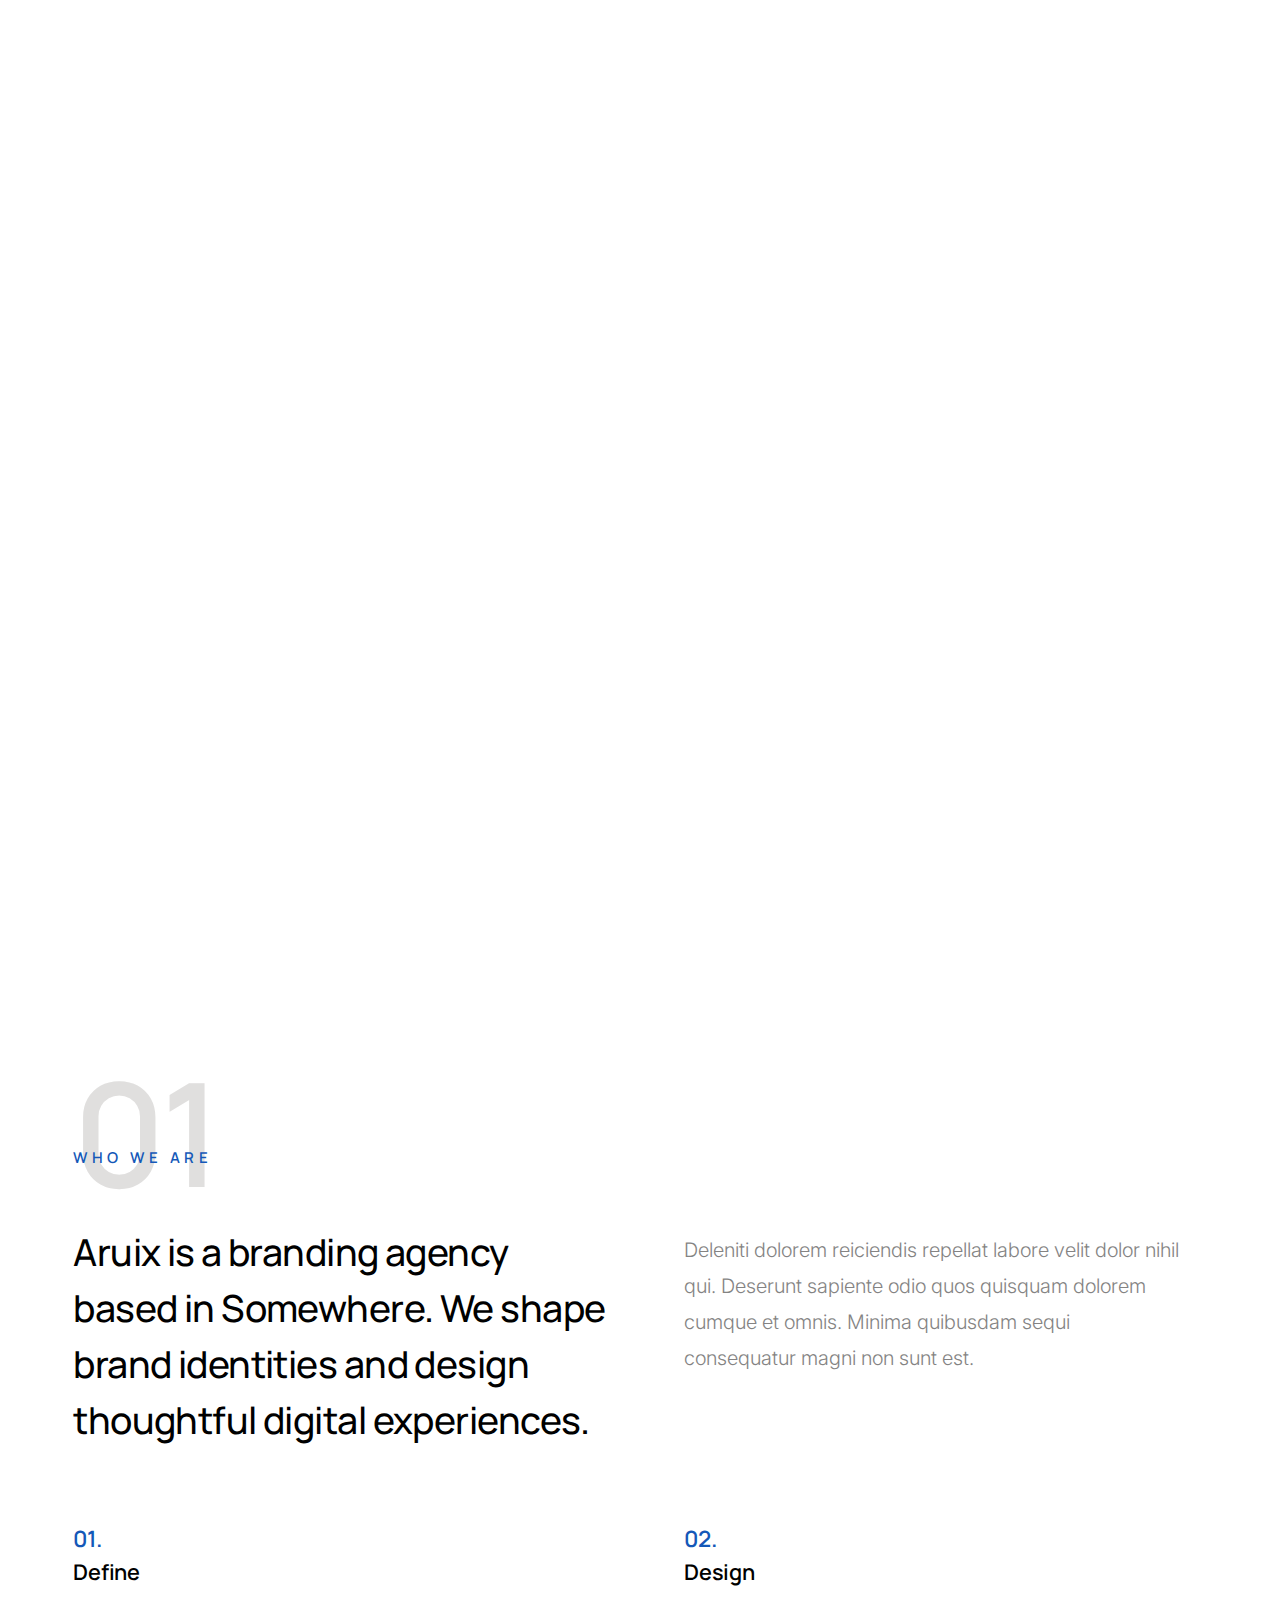
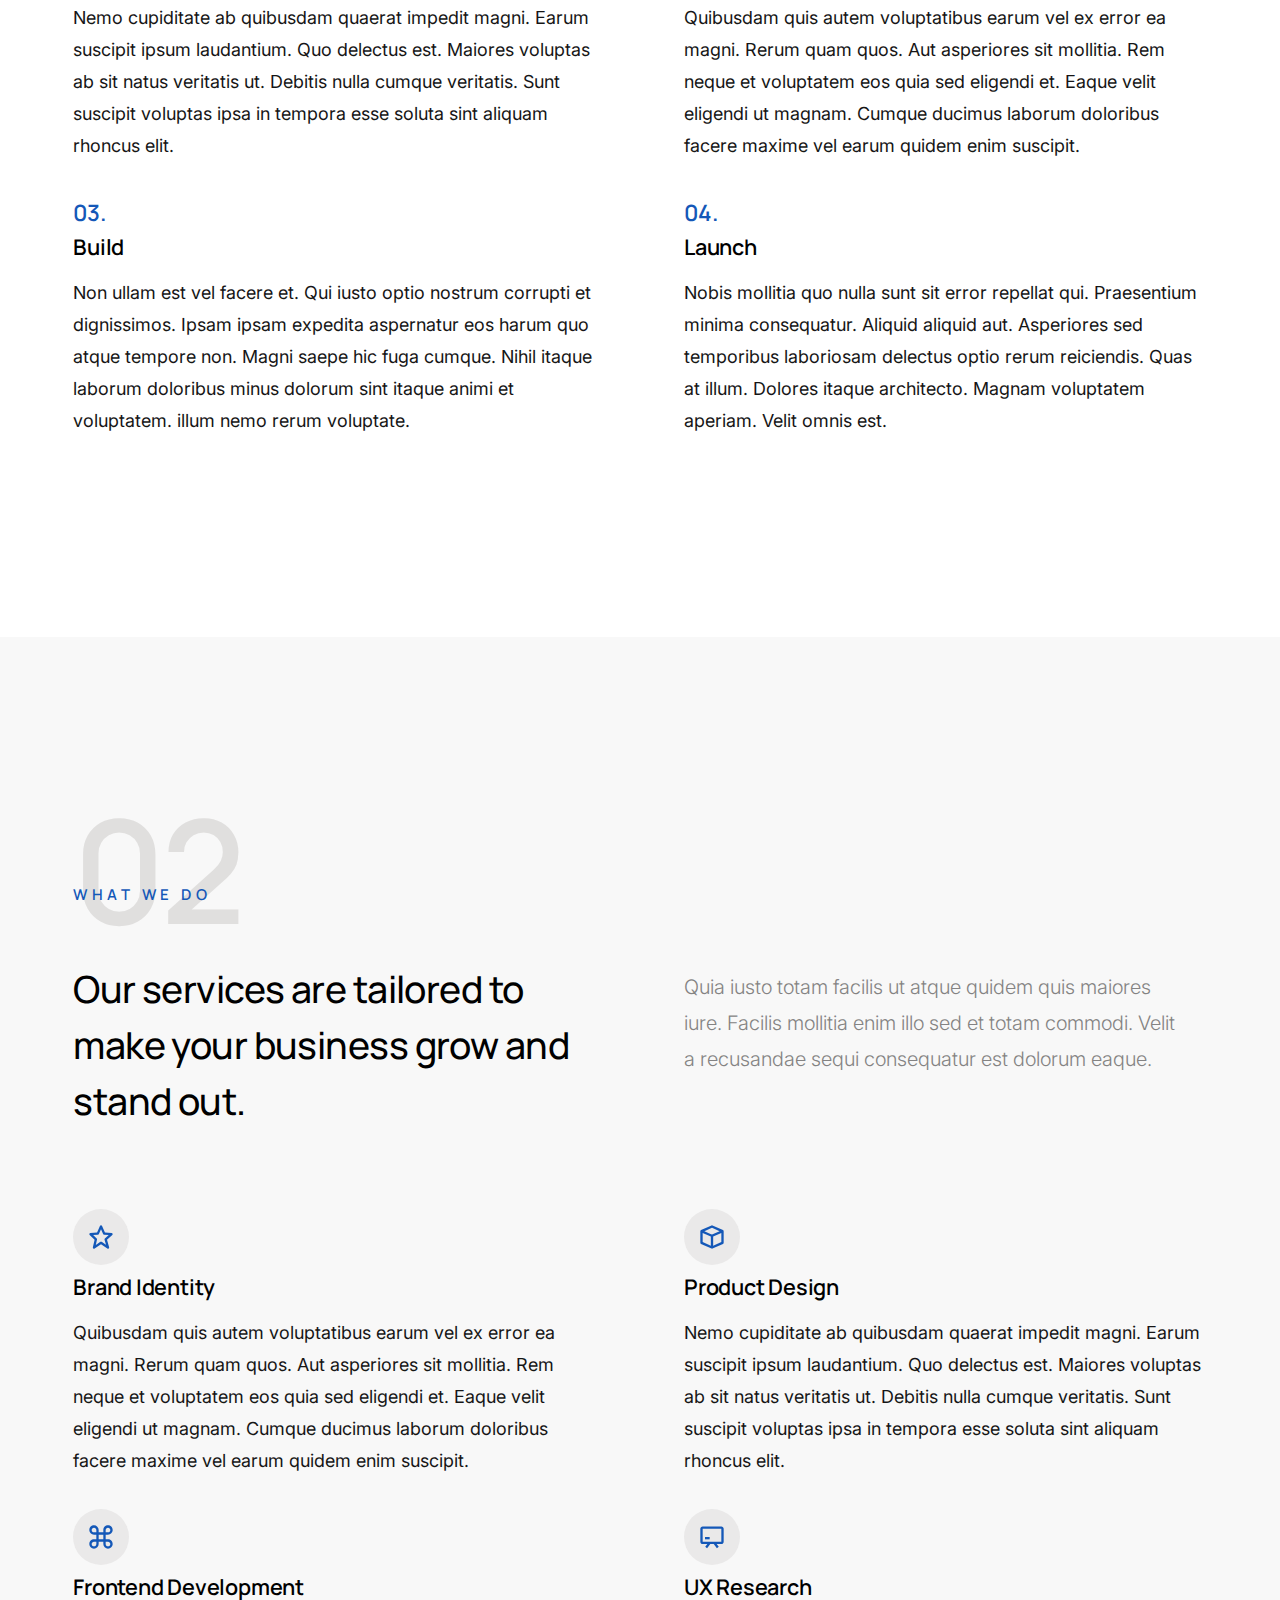
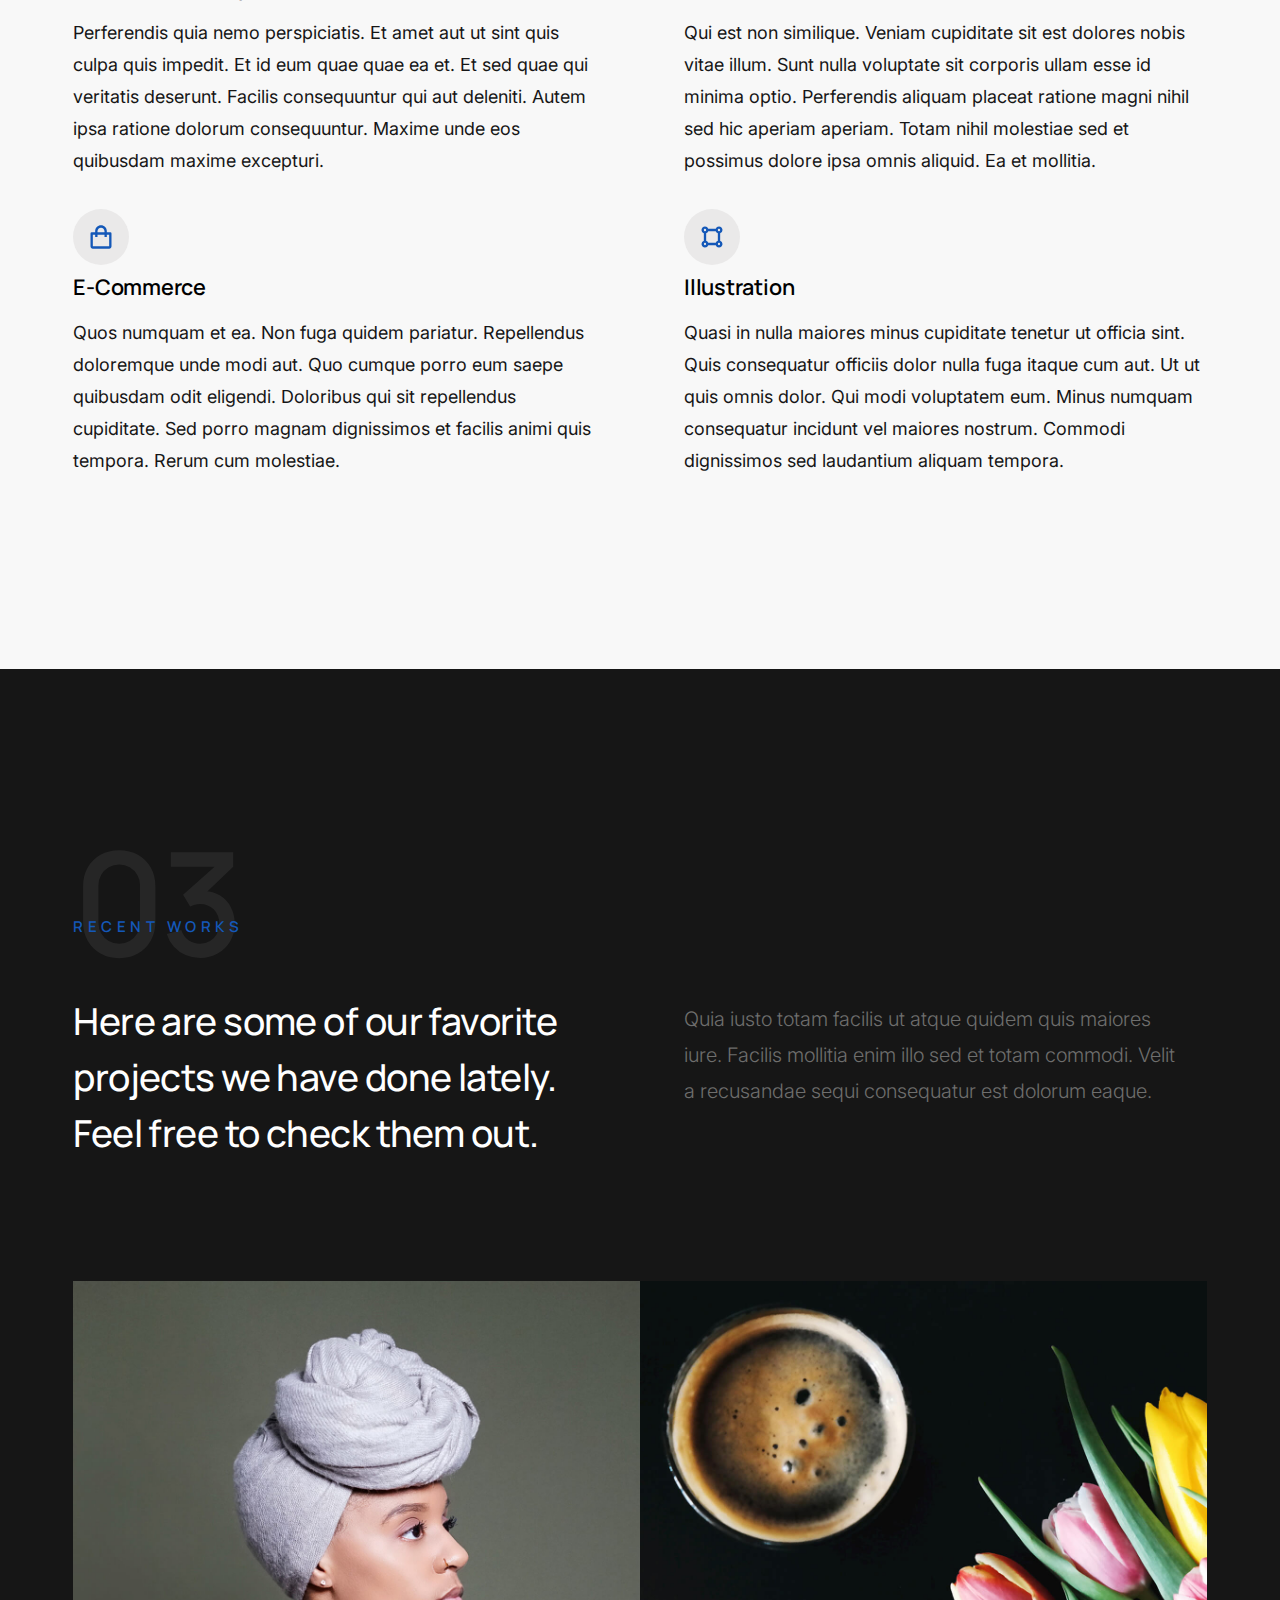
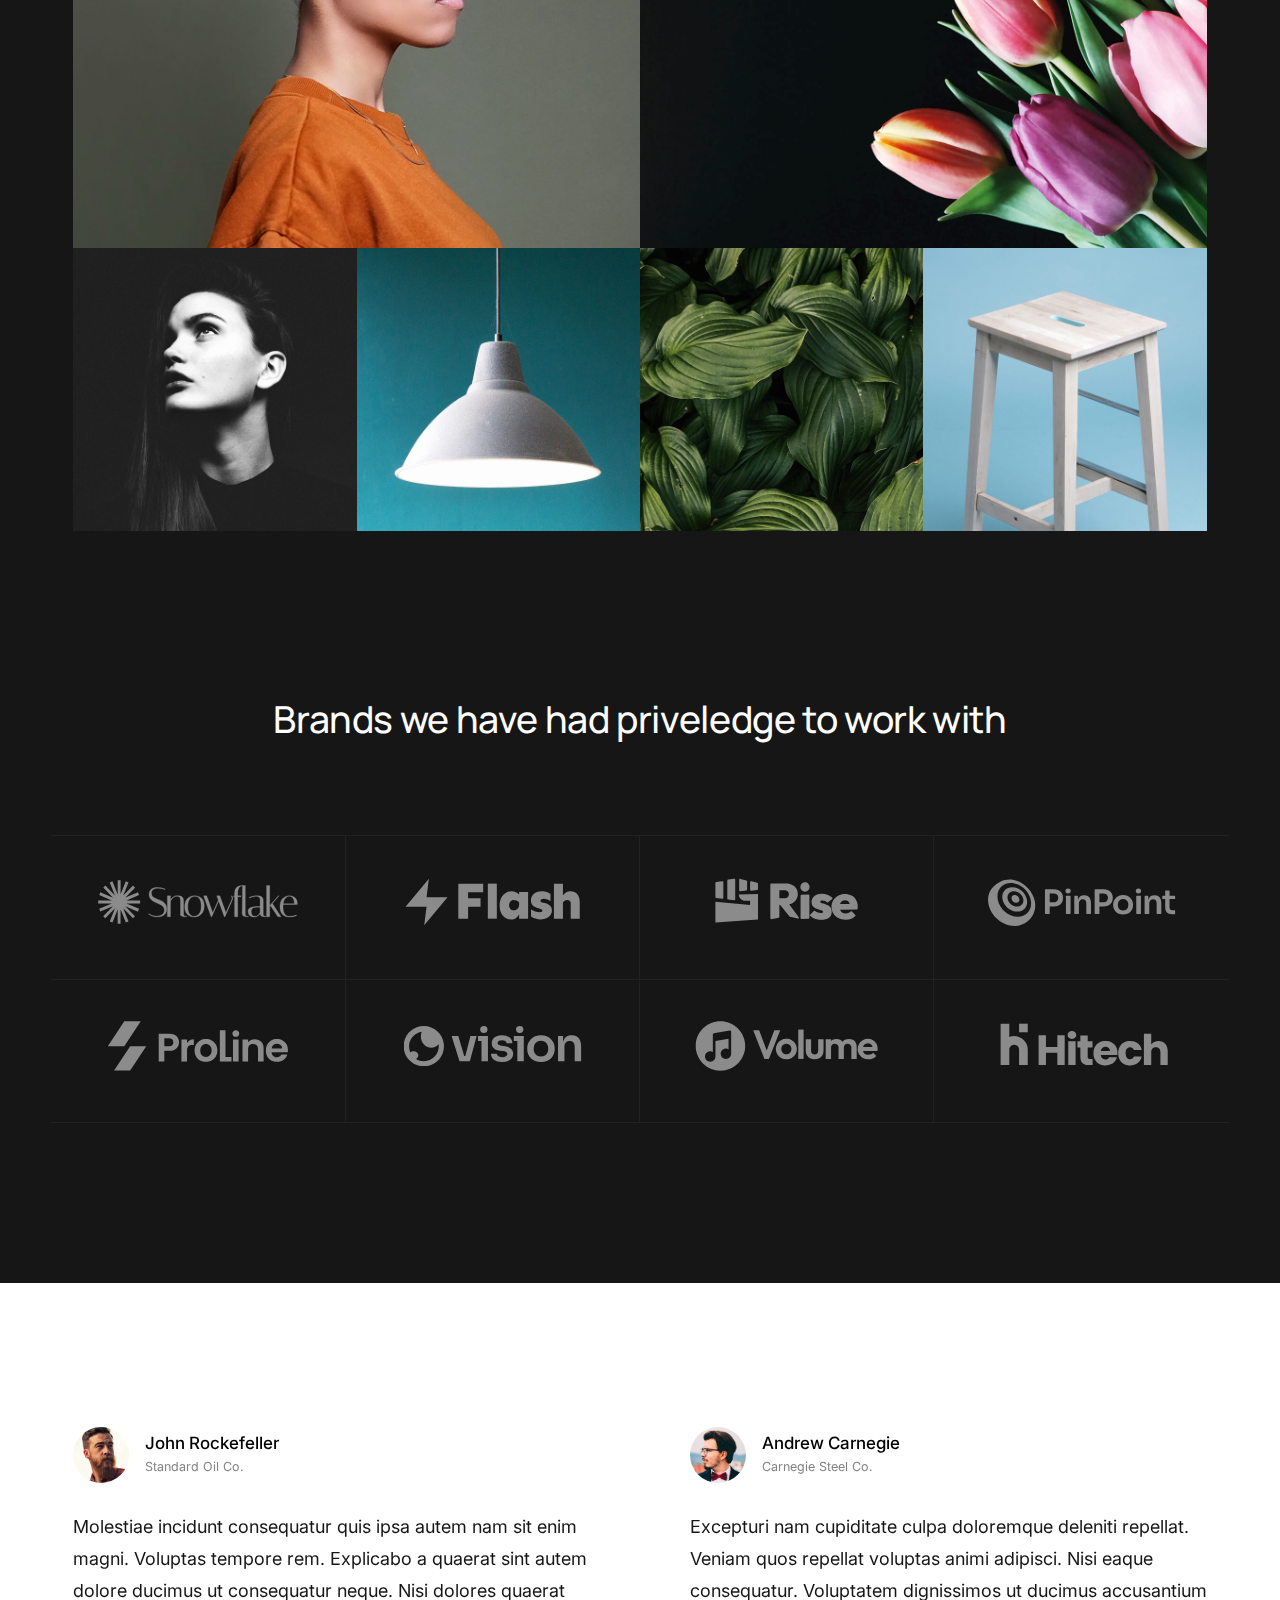
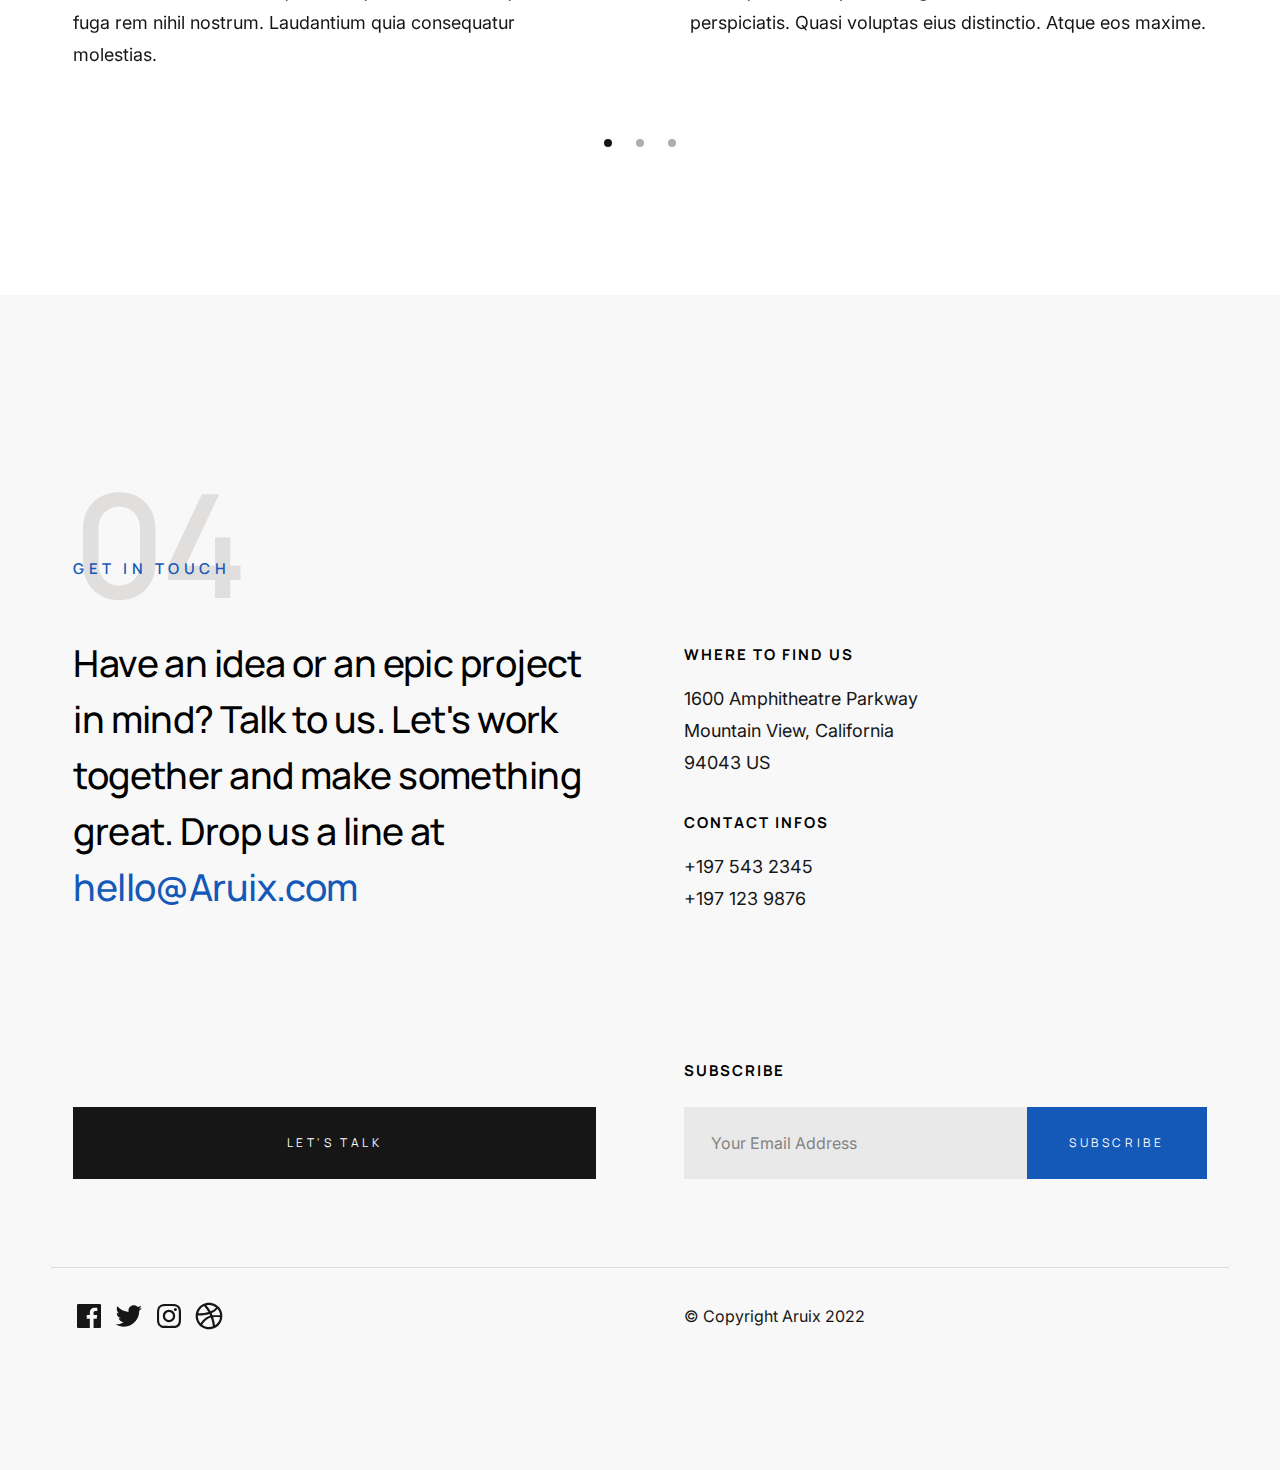
<file: index.html>
<!DOCTYPE html>
<html lang="en" class="no-js" >
<head>

    <!--- basic page needs
    ================================================== -->
    <meta charset="utf-8">
    <meta name="viewport" content="width=device-width, initial-scale=1">
    <title>Aruix</title>

    <script>
        document.documentElement.classList.remove('no-js');
        document.documentElement.classList.add('js');
    </script>

    <!-- CSS
    ================================================== -->
    <link rel="stylesheet" href="css/vendor.css">
    <link rel="stylesheet" href="css/styles.css">

    <!-- favicons
    ================================================== -->
    <link rel="apple-touch-icon" sizes="180x180" href="apple-touch-icon.png">
    <link rel="icon" type="image/png" sizes="32x32" href="favicon-32x32.png">
    <link rel="icon" type="image/png" sizes="16x16" href="favicon-16x16.png">
    <link rel="manifest" href="site.webmanifest">

</head>


<body id="top">


    <!-- preloader
    ================================================== -->
    <div id="preloader">
        <div id="loader"></div>
    </div>


    <!-- page wrap
    ================================================== -->
    <div id="page" class="s-pagewrap">


        <!-- # site header 
        ================================================== -->
        <header class="s-header">

            <div class="row s-header__inner">

                <div class="s-header__block">
                    <div class="s-header__logo">
                        <a class="logo" href="index.html">
                            <img src="images/logo.svg" alt="Homepage">
                        </a>
                    </div>

                    <a class="s-header__menu-toggle" href="#0"><span>Menu</span></a>
                </div> <!-- end s-header__block -->

                <nav class="s-header__nav">
    
                    <ul class="s-header__menu-links">
                        <li class="current"><a href="#intro" class="smoothscroll">Intro</a></li>
                        <li><a href="#about" class="smoothscroll">About</a></li>
                        <li><a href="#services" class="smoothscroll">Services</a></li>
                        <li><a href="#folio" class="smoothscroll">Work</a></li>
                        <li><a href="#footer" class="smoothscroll">Contact</a></li>
                    </ul> <!-- s-header__menu-links -->

                    <ul class="s-header__social">
                        <li>
                            <a href="">
                                <svg xmlns="http://www.w3.org/2000/svg" width="24" height="24" viewBox="0 0 24 24" style="fill:rgba(0, 0, 0, 1);transform:;-ms-filter:"><path d="M20,3H4C3.447,3,3,3.448,3,4v16c0,0.552,0.447,1,1,1h8.615v-6.96h-2.338v-2.725h2.338v-2c0-2.325,1.42-3.592,3.5-3.592 c0.699-0.002,1.399,0.034,2.095,0.107v2.42h-1.435c-1.128,0-1.348,0.538-1.348,1.325v1.735h2.697l-0.35,2.725h-2.348V21H20 c0.553,0,1-0.448,1-1V4C21,3.448,20.553,3,20,3z"></path></svg>
                                <span class="u-screen-reader-text">Facebook</span>
                            </a>
                        </li>
                        <li>
                            <a href="">
                                <svg xmlns="http://www.w3.org/2000/svg" width="24" height="24" viewBox="0 0 24 24" style="fill:rgba(0, 0, 0, 1);transform:;-ms-filter:"><path d="M19.633,7.997c0.013,0.175,0.013,0.349,0.013,0.523c0,5.325-4.053,11.461-11.46,11.461c-2.282,0-4.402-0.661-6.186-1.809 c0.324,0.037,0.636,0.05,0.973,0.05c1.883,0,3.616-0.636,5.001-1.721c-1.771-0.037-3.255-1.197-3.767-2.793 c0.249,0.037,0.499,0.062,0.761,0.062c0.361,0,0.724-0.05,1.061-0.137c-1.847-0.374-3.23-1.995-3.23-3.953v-0.05 c0.537,0.299,1.16,0.486,1.82,0.511C3.534,9.419,2.823,8.184,2.823,6.787c0-0.748,0.199-1.434,0.548-2.032 c1.983,2.443,4.964,4.04,8.306,4.215c-0.062-0.3-0.1-0.611-0.1-0.923c0-2.22,1.796-4.028,4.028-4.028 c1.16,0,2.207,0.486,2.943,1.272c0.91-0.175,1.782-0.512,2.556-0.973c-0.299,0.935-0.936,1.721-1.771,2.22 c0.811-0.088,1.597-0.312,2.319-0.624C21.104,6.712,20.419,7.423,19.633,7.997z"></path></svg>
                                <span class="u-screen-reader-text">Twitter</span>
                            </a>
                        </li>
                        <li>
                            <a href="">
                                <svg xmlns="http://www.w3.org/2000/svg" width="24" height="24" viewBox="0 0 24 24" style="fill:rgba(0, 0, 0, 1);transform:;-ms-filter:"><path d="M11.999,7.377c-2.554,0-4.623,2.07-4.623,4.623c0,2.554,2.069,4.624,4.623,4.624c2.552,0,4.623-2.07,4.623-4.624 C16.622,9.447,14.551,7.377,11.999,7.377L11.999,7.377z M11.999,15.004c-1.659,0-3.004-1.345-3.004-3.003 c0-1.659,1.345-3.003,3.004-3.003s3.002,1.344,3.002,3.003C15.001,13.659,13.658,15.004,11.999,15.004L11.999,15.004z"></path><circle cx="16.806" cy="7.207" r="1.078"></circle><path d="M20.533,6.111c-0.469-1.209-1.424-2.165-2.633-2.632c-0.699-0.263-1.438-0.404-2.186-0.42 c-0.963-0.042-1.268-0.054-3.71-0.054s-2.755,0-3.71,0.054C7.548,3.074,6.809,3.215,6.11,3.479C4.9,3.946,3.945,4.902,3.477,6.111 c-0.263,0.7-0.404,1.438-0.419,2.186c-0.043,0.962-0.056,1.267-0.056,3.71c0,2.442,0,2.753,0.056,3.71 c0.015,0.748,0.156,1.486,0.419,2.187c0.469,1.208,1.424,2.164,2.634,2.632c0.696,0.272,1.435,0.426,2.185,0.45 c0.963,0.042,1.268,0.055,3.71,0.055s2.755,0,3.71-0.055c0.747-0.015,1.486-0.157,2.186-0.419c1.209-0.469,2.164-1.424,2.633-2.633 c0.263-0.7,0.404-1.438,0.419-2.186c0.043-0.962,0.056-1.267,0.056-3.71s0-2.753-0.056-3.71C20.941,7.57,20.801,6.819,20.533,6.111z M19.315,15.643c-0.007,0.576-0.111,1.147-0.311,1.688c-0.305,0.787-0.926,1.409-1.712,1.711c-0.535,0.199-1.099,0.303-1.67,0.311 c-0.95,0.044-1.218,0.055-3.654,0.055c-2.438,0-2.687,0-3.655-0.055c-0.569-0.007-1.135-0.112-1.669-0.311 c-0.789-0.301-1.414-0.923-1.719-1.711c-0.196-0.534-0.302-1.099-0.311-1.669c-0.043-0.95-0.053-1.218-0.053-3.654 c0-2.437,0-2.686,0.053-3.655c0.007-0.576,0.111-1.146,0.311-1.687c0.305-0.789,0.93-1.41,1.719-1.712 c0.534-0.198,1.1-0.303,1.669-0.311c0.951-0.043,1.218-0.055,3.655-0.055c2.437,0,2.687,0,3.654,0.055 c0.571,0.007,1.135,0.112,1.67,0.311c0.786,0.303,1.407,0.925,1.712,1.712c0.196,0.534,0.302,1.099,0.311,1.669 c0.043,0.951,0.054,1.218,0.054,3.655c0,2.436,0,2.698-0.043,3.654H19.315z"></path></svg>
                                <span class="u-screen-reader-text">Instagram</span>
                            </a>
                        </li>
                        <li>
                            <a href="">
                                <svg xmlns="http://www.w3.org/2000/svg" width="24" height="24" viewBox="0 0 24 24" style="fill: rgba(0, 0, 0, 1);transform: ;msFilter:;"><path d="M20.66 6.98a9.932 9.932 0 0 0-3.641-3.64C15.486 2.447 13.813 2 12 2s-3.486.447-5.02 1.34c-1.533.893-2.747 2.107-3.64 3.64S2 10.187 2 12s.446 3.487 1.34 5.02a9.924 9.924 0 0 0 3.641 3.64C8.514 21.553 10.187 22 12 22s3.486-.447 5.02-1.34a9.932 9.932 0 0 0 3.641-3.64C21.554 15.487 22 13.813 22 12s-.446-3.487-1.34-5.02zM12 3.66c2 0 3.772.64 5.32 1.919-.92 1.174-2.286 2.14-4.1 2.9-1.002-1.813-2.088-3.327-3.261-4.54A7.715 7.715 0 0 1 12 3.66zM5.51 6.8a8.116 8.116 0 0 1 2.711-2.22c1.212 1.201 2.325 2.7 3.34 4.5-2 .6-4.114.9-6.341.9-.573 0-1.006-.013-1.3-.04A8.549 8.549 0 0 1 5.51 6.8zM3.66 12c0-.054.003-.12.01-.2.007-.08.01-.146.01-.2.254.014.641.02 1.161.02 2.666 0 5.146-.367 7.439-1.1.187.373.381.793.58 1.26-1.32.293-2.674 1.006-4.061 2.14S6.4 16.247 5.76 17.5c-1.4-1.587-2.1-3.42-2.1-5.5zM12 20.34c-1.894 0-3.594-.587-5.101-1.759.601-1.187 1.524-2.322 2.771-3.401 1.246-1.08 2.483-1.753 3.71-2.02a29.441 29.441 0 0 1 1.56 6.62 8.166 8.166 0 0 1-2.94.56zm7.08-3.96a8.351 8.351 0 0 1-2.58 2.621c-.24-2.08-.7-4.107-1.379-6.081.932-.066 1.765-.1 2.5-.1.799 0 1.686.034 2.659.1a8.098 8.098 0 0 1-1.2 3.46zm-1.24-5c-1.16 0-2.233.047-3.22.14a27.053 27.053 0 0 0-.68-1.62c2.066-.906 3.532-2.006 4.399-3.3 1.2 1.414 1.854 3.027 1.96 4.84-.812-.04-1.632-.06-2.459-.06z"></path></svg>
                                <span class="u-screen-reader-text">Dribbble</span>
                            </a>
                        </li>
                    </ul> <!-- s-header__social -->
    
                </nav> <!-- end s-header__nav -->

            </div> <!-- end s-header__inner -->

        </header> <!-- end s-header -->


        <!-- # site-content
        ================================================== -->
        <section id="content" class="s-content">


            <!-- intro
            ----------------------------------------------- -->
            <section id="intro" class="s-intro target-section">

                <div class="s-intro__bg"></div>

                <div class="row s-intro__content">

                    <div class="s-intro__content-bg"></div>

                    <div class="column lg-12 s-intro__content-inner">
                        
                        <h1 class="s-intro__content-title">
                        We provide creative <br>
                        solutions to turn your <br>
                        ideas into digital reality.
                        </h1>

                        <div class="s-intro__content-buttons">
                            <a href="#download" class="btn btn--stroke s-intro__content-btn smoothscroll">More About Us</a>
                            <a href="https://player.vimeo.com/video/14592941?color=f26522&title=0&byline=0&portrait=0" class="s-intro__content-video-btn">
                                <svg xmlns="http://www.w3.org/2000/svg" width="24" height="24" viewBox="0 0 24 24" stroke="currentColor"><path d="M7 6v12l10-6z"></path></svg>
                            </a>
                        </div>
                        
                    </div> <!-- s-intro__content-inner -->

                </div> <!-- s-intro__content -->

                <div class="s-intro__scroll-down">
                    <a href="#about" class="smoothscroll">
                        <span>Scroll Down</span>
                    </a>
                </div> <!-- s-intro__scroll-down -->

            </section> <!-- end s-intro -->


            <!-- about
            ----------------------------------------------- -->
            <section id="about" class="s-about target-section">

                <div class="row section-header" data-num="01">
                    <h3 class="column lg-12 section-header__pretitle pretitle text-pretitle">Who We Are</h3>
                    <div class="column lg-6 stack-on-1100 section-header__primary">
                        <h2 class="title text-display-1">
                        Aruix is a branding agency based in Somewhere. 
                        We shape brand identities and design thoughtful 
                        digital experiences.
                        </h2>
                    </div>
                    <div class="column lg-6 stack-on-1100 section-header__secondary">
                        <p class="desc">
                        Deleniti dolorem reiciendis repellat labore velit dolor nihil qui. 
                        Deserunt sapiente odio quos quisquam dolorem cumque et omnis. 
                        Minima quibusdam sequi consequatur magni non sunt est.
                        </p>
                    </div>
                </div> <!-- end section-header -->

                <div class="row process-list list-block show-ctr block-lg-one-half block-tab-whole">
    
                    <div class="column list-block__item">
                        <div class="list-block__title">
                            <h3 class="h5">Define</h3>
                        </div>
                        <div class="list-block__text">
                            <p>
                            Nemo cupiditate ab quibusdam quaerat impedit magni. Earum suscipit ipsum laudantium. 
                            Quo delectus est. Maiores voluptas ab sit natus veritatis ut. Debitis nulla cumque veritatis.
                            Sunt suscipit voluptas ipsa in tempora esse soluta sint aliquam rhoncus elit.
                            </p>
                        </div>
                    </div> <!-- end list-block__item -->

                    <div class="column list-block__item">
                        <div class="list-block__title">
                            <h3 class="h5">Design</h3>
                        </div>
                        <div class="list-block__text">
                            <p>
                            Quibusdam quis autem voluptatibus earum vel ex error ea magni. Rerum quam quos. Aut asperiores 
                            sit mollitia. Rem neque et voluptatem eos quia sed eligendi et. Eaque velit eligendi ut 
                            magnam. Cumque ducimus laborum doloribus facere maxime vel earum quidem enim suscipit.
                            </p>
                        </div>
                    </div> <!-- end list-block__item -->
        
                    <div class="column list-block__item">
                        <div class="list-block__title">
                            <h3 class="h5">Build</h3>
                        </div>
                        <div class="list-block__text">
                            <p>
                            Non ullam est vel facere et. Qui iusto optio nostrum corrupti et dignissimos. Ipsam ipsam 
                            expedita aspernatur eos harum quo atque tempore non. Magni saepe hic fuga cumque. Nihil 
                            itaque laborum doloribus minus dolorum sint itaque animi et voluptatem.
                            illum nemo rerum voluptate. 
                            </p>
                        </div>
                    </div> <!-- end list-block__item -->
        
                    <div class="column list-block__item">
                        <div class="list-block__title">
                            <h3 class="h5">Launch</h3>
                        </div>
                        <div class="list-block__text">
                            <p>
                            Nobis mollitia quo nulla sunt sit error repellat qui. Praesentium minima consequatur. 
                            Aliquid aliquid aut. Asperiores sed temporibus laboriosam delectus optio rerum reiciendis.
                            Quas at illum. Dolores itaque architecto. Magnam voluptatem aperiam. Velit omnis est.
                            </p>
                        </div>
                    </div> <!-- end list-block__item -->

                </div> <!-- end process-list -->

            </section> <!-- end s-about -->


            <!-- services
            ----------------------------------------------- -->
            <section id="services" class="s-services target-section">

                <div class="row section-header" data-num="02">
                    <h3 class="column lg-12 section-header__pretitle text-pretitle">What We Do</h3>
                    <div class="column lg-6 stack-on-1100 section-header__primary">
                        <h2 class="title text-display-1">
                            Our services are tailored to make your business grow and stand out.
                        </h2>
                    </div>
                    <div class="column lg-6 stack-on-1100 section-header__secondary">
                        <p class="desc">
                        Quia iusto totam facilis ut atque quidem quis maiores iure. 
                        Facilis mollitia enim illo sed et totam commodi. Velit a 
                        recusandae sequi consequatur est dolorum eaque.
                        </p>
                    </div>
                </div> <!-- end section-header -->

                <div class="row services-list list-block block-lg-one-half block-tab-whole">
    
                    <div class="column list-block__item">
                        <div class="list-block__title">
                            <div class="list-block__icon">
                                <svg xmlns="http://www.w3.org/2000/svg" width="24" height="24" viewBox="0 0 24 24" style="fill: rgba(0, 0, 0, 1);transform: ;msFilter:;"><path d="m6.516 14.323-1.49 6.452a.998.998 0 0 0 1.529 1.057L12 18.202l5.445 3.63a1.001 1.001 0 0 0 1.517-1.106l-1.829-6.4 4.536-4.082a1 1 0 0 0-.59-1.74l-5.701-.454-2.467-5.461a.998.998 0 0 0-1.822 0L8.622 8.05l-5.701.453a1 1 0 0 0-.619 1.713l4.214 4.107zm2.853-4.326a.998.998 0 0 0 .832-.586L12 5.43l1.799 3.981a.998.998 0 0 0 .832.586l3.972.315-3.271 2.944c-.284.256-.397.65-.293 1.018l1.253 4.385-3.736-2.491a.995.995 0 0 0-1.109 0l-3.904 2.603 1.05-4.546a1 1 0 0 0-.276-.94l-3.038-2.962 4.09-.326z"></path></svg>
                            </div>
                            <h3 class="h5">Brand Identity</h3>
                        </div>
                        <div class="list-block__text">
                            <p>
                            Quibusdam quis autem voluptatibus earum vel ex error ea magni. Rerum quam quos. Aut asperiores 
                            sit mollitia. Rem neque et voluptatem eos quia sed eligendi et. Eaque velit eligendi ut 
                            magnam. Cumque ducimus laborum doloribus facere maxime vel earum quidem enim suscipit.
                            </p>
                        </div>
                    </div> <!-- end list-block__item -->
        
                    <div class="column list-block__item">
                        <div class="list-block__title">
                            <div class="list-block__icon">
                                <svg xmlns="http://www.w3.org/2000/svg" width="24" height="24" viewBox="0 0 24 24" style="fill: rgba(0, 0, 0, 1);transform: ;msFilter:;"><path d="m21.406 6.086-9-4a1.001 1.001 0 0 0-.813 0l-9 4c-.02.009-.034.024-.054.035-.028.014-.058.023-.084.04-.022.015-.039.034-.06.05a.87.87 0 0 0-.19.194c-.02.028-.041.053-.059.081a1.119 1.119 0 0 0-.076.165c-.009.027-.023.052-.031.079A1.013 1.013 0 0 0 2 7v10c0 .396.232.753.594.914l9 4c.13.058.268.086.406.086a.997.997 0 0 0 .402-.096l.004.01 9-4A.999.999 0 0 0 22 17V7a.999.999 0 0 0-.594-.914zM12 4.095 18.538 7 12 9.905l-1.308-.581L5.463 7 12 4.095zM4 16.351V8.539l7 3.111v7.811l-7-3.11zm9 3.11V11.65l7-3.111v7.812l-7 3.11z"></path></svg>
                            </div>
                            <h3 class="h5">Product Design</h3>
                        </div>
                        <div class="list-block__text">
                            <p>
                            Nemo cupiditate ab quibusdam quaerat impedit magni. Earum suscipit ipsum laudantium. 
                            Quo delectus est. Maiores voluptas ab sit natus veritatis ut. Debitis nulla cumque veritatis.
                            Sunt suscipit voluptas ipsa in tempora esse soluta sint aliquam rhoncus elit.
                            </p>
                        </div>
                    </div> <!-- end list-block__item -->
        
                    <div class="column list-block__item">
                        <div class="list-block__title">
                            <div class="list-block__icon">
                                <svg xmlns="http://www.w3.org/2000/svg" width="24" height="24" viewBox="0 0 24 24" style="fill: rgba(0, 0, 0, 1);transform: ;msFilter:;"><path d="M6 14c-2.206 0-4 1.794-4 4s1.794 4 4 4a4.003 4.003 0 0 0 3.998-3.98H10V16h4v2.039h.004A4.002 4.002 0 0 0 18 22c2.206 0 4-1.794 4-4s-1.794-4-4-4h-2v-4h2c2.206 0 4-1.794 4-4s-1.794-4-4-4-4 1.794-4 4v2h-4V5.98h-.002A4.003 4.003 0 0 0 6 2C3.794 2 2 3.794 2 6s1.794 4 4 4h2v4H6zm2 4c0 1.122-.879 2-2 2s-2-.878-2-2 .879-2 2-2h2v2zm10-2c1.121 0 2 .878 2 2s-.879 2-2 2-2-.878-2-2v-2h2zM16 6c0-1.122.879-2 2-2s2 .878 2 2-.879 2-2 2h-2V6zM6 8c-1.121 0-2-.878-2-2s.879-2 2-2 2 .878 2 2v2H6zm4 2h4v4h-4v-4z"></path></svg>
                            </div>
                            <h3 class="h5">Frontend Development</h3>
                        </div>
                        <div class="list-block__text">
                            <p>
                            Perferendis quia nemo perspiciatis. Et amet aut ut sint quis culpa quis impedit. 
                            Et id eum quae quae ea et. Et sed quae qui veritatis deserunt. Facilis consequuntur 
                            qui aut deleniti. Autem ipsa ratione dolorum consequuntur. Maxime unde eos quibusdam 
                            maxime excepturi.
                            </p>
                        </div>
                    </div> <!-- end list-block__item -->
        
                    <div class="column list-block__item">
                        <div class="list-block__title">
                            <div class="list-block__icon">
                                <svg xmlns="http://www.w3.org/2000/svg" width="24" height="24" viewBox="0 0 24 24" style="fill: rgba(0, 0, 0, 1);transform: ;msFilter:;"><path d="M20 3H4c-1.103 0-2 .897-2 2v11c0 1.103.897 2 2 2h4l-1.8 2.4 1.6 1.2 2.7-3.6h3l2.7 3.6 1.6-1.2L16 18h4c1.103 0 2-.897 2-2V5c0-1.103-.897-2-2-2zM4 16V5h16l.001 11H4z"></path><path d="M6 12h4v2H6z"></path></svg>
                            </div>
                            <h3 class="h5">UX Research</h3>
                        </div>
                        <div class="list-block__text">
                            <p>
                            Qui est non similique. Veniam cupiditate sit est dolores nobis vitae illum. 
                            Sunt nulla voluptate sit corporis ullam esse id minima optio. Perferendis aliquam placeat 
                            ratione magni nihil sed hic aperiam aperiam. Totam nihil molestiae sed et possimus 
                            dolore ipsa omnis aliquid. Ea et mollitia. 
                            </p>
                        </div>
                    </div> <!-- end list-block__item -->

                    <div class="column list-block__item">
                        <div class="list-block__title">
                            <div class="list-block__icon">
                                <svg xmlns="http://www.w3.org/2000/svg" width="24" height="24" viewBox="0 0 24 24" style="fill: rgba(0, 0, 0, 1);transform: ;msFilter:;"><path d="M5 22h14c1.103 0 2-.897 2-2V9a1 1 0 0 0-1-1h-3V7c0-2.757-2.243-5-5-5S7 4.243 7 7v1H4a1 1 0 0 0-1 1v11c0 1.103.897 2 2 2zM9 7c0-1.654 1.346-3 3-3s3 1.346 3 3v1H9V7zm-4 3h2v2h2v-2h6v2h2v-2h2l.002 10H5V10z"></path></svg>
                            </div>
                            <h3 class="h5">E-Commerce</h3>
                        </div>
                        <div class="list-block__text">
                            <p>
                            Quos numquam et ea. Non fuga quidem pariatur. Repellendus doloremque unde modi aut. 
                            Quo cumque porro eum saepe quibusdam odit eligendi. Doloribus qui sit repellendus cupiditate. 
                            Sed porro magnam dignissimos et facilis animi quis tempora. Rerum cum molestiae. 
                            </p>
                        </div>
                    </div> <!-- end list-block__item -->
        
                    <div class="column list-block__item">
                        <div class="list-block__title">
                            <div class="list-block__icon">
                                <svg xmlns="http://www.w3.org/2000/svg" width="24" height="24" viewBox="0 0 24 24" style="fill: rgba(0, 0, 0, 1);transform: ;msFilter:;"><path d="M21 6c0-1.654-1.346-3-3-3a2.993 2.993 0 0 0-2.815 2h-6.37A2.993 2.993 0 0 0 6 3C4.346 3 3 4.346 3 6c0 1.302.839 2.401 2 2.815v6.369A2.997 2.997 0 0 0 3 18c0 1.654 1.346 3 3 3a2.993 2.993 0 0 0 2.815-2h6.369a2.994 2.994 0 0 0 2.815 2c1.654 0 3-1.346 3-3a2.997 2.997 0 0 0-2-2.816V8.816A2.996 2.996 0 0 0 21 6zm-3-1a1.001 1.001 0 1 1-1 1c0-.551.448-1 1-1zm-2.815 12h-6.37A2.99 2.99 0 0 0 7 15.184V8.816A2.99 2.99 0 0 0 8.815 7h6.369A2.99 2.99 0 0 0 17 8.815v6.369A2.99 2.99 0 0 0 15.185 17zM6 5a1.001 1.001 0 1 1-1 1c0-.551.448-1 1-1zm0 14a1.001 1.001 0 0 1 0-2 1.001 1.001 0 0 1 0 2zm12 0a1.001 1.001 0 0 1 0-2 1.001 1.001 0 0 1 0 2z"></path></svg>
                            </div>
                            <h3 class="h5">Illustration</h3>
                        </div>
                        <div class="list-block__text">
                            <p>
                            Quasi in nulla maiores minus cupiditate tenetur ut officia sint. Quis consequatur 
                            officiis dolor nulla fuga itaque cum aut. Ut ut quis omnis dolor. Qui modi voluptatem eum.
                            Minus numquam consequatur incidunt vel maiores nostrum. Commodi dignissimos sed 
                            laudantium aliquam tempora.
                            </p>
                        </div>
                    </div> <!-- end list-block__item -->
        
                </div> <!-- end process-list -->

            </section> <!-- end s-services -->


            <!-- portfolio
            ----------------------------------------------- -->
            <section id="folio" class="s-folio target-section">

                <div class="row section-header light-on-dark" data-num="03">
                    <h3 class="column lg-12 section-header__pretitle text-pretitle">Recent Works</h3>
                    <div class="column lg-6 stack-on-1100 section-header__primary">
                        <h2 class="title text-display-1">
                            Here are some of our favorite projects we have done lately. Feel free to check them out.
                        </h2>
                    </div>
                    <div class="column lg-6 stack-on-1100 section-header__secondary">
                        <p class="desc">
                        Quia iusto totam facilis ut atque quidem quis maiores iure. 
                        Facilis mollitia enim illo sed et totam commodi. Velit a 
                        recusandae sequi consequatur est dolorum eaque.
                        </p>
                    </div>
                </div> <!-- end section-header -->

                <div id="bricks" class="row bricks">
                    <div class="column lg-12 masonry">
                        <div class="bricks-wrapper">

                            <div class="grid-sizer"></div>

                            <article class="brick brick--double entry">
                                <a href="#modal-01" class="entry__link">
                                    <div class="entry__thumb">
                                        <img src="images/folio/white_turban@2x.jpg" alt="">
                                    </div>
                                    <div class="entry__info">
                                        <div class="entry__cat">Frontend Design</div>
                                        <h4 class="entry__title">White Turban</h4>
                                    </div>
                                </a>
                            </article> <!-- entry -->

                            <article class="brick brick--double entry">
                                <a href="#modal-02" class="entry__link">
                                    <div class="entry__thumb">
                                        <img src="images/folio/caffeine_and_tulips@2x.jpg" alt="">
                                    </div>
                                    <div class="entry__info">
                                        <div class="entry__cat">Brand Identity</div>
                                        <h4 class="entry__title">Caffeine & Tulips</h4>
                                    </div>
                                </a>
                            </article> <!-- entry -->

                            <article class="brick entry">
                                <a href="#modal-03" class="entry__link">
                                    <div class="entry__thumb">
                                        <img src="images/folio/grayscale@2x.jpg" alt="">
                                    </div>
                                    <div class="entry__info">
                                        <div class="entry__cat">Product Design</div>
                                        <h4 class="entry__title">Grayscale</h4>
                                    </div>
                                </a>
                            </article> <!-- entry -->

                            <article class="brick entry">
                                <a href="#modal-04" class="entry__link">
                                    <div class="entry__thumb">
                                        <img src="images/folio/lamp@2x.jpg" alt="">
                                    </div>
                                    <div class="entry__info">
                                        <div class="entry__cat">E-Commerce</div>
                                        <h4 class="entry__title">Lamp</h4>
                                    </div>
                                </a>
                            </article> <!-- entry -->

                            <article class="brick entry">
                                <a href="#modal-05" class="entry__link">
                                    <div class="entry__thumb">
                                        <img src="images/folio/tropical@2x.jpg" alt="">
                                    </div>
                                    <div class="entry__info">
                                        <div class="entry__cat">Frontend Design</div>
                                        <h4 class="entry__title">Tropical</h4>
                                    </div>
                                </a>
                            </article> <!-- entry -->

                            <article class="brick entry">
                                <a href="#modal-06" class="entry__link">
                                    <div class="entry__thumb">
                                        <img src="images/folio/woodcraft@2x.jpg" alt="">
                                    </div>
                                    <div class="entry__info">
                                        <div class="entry__cat">E-Commerce</div>
                                        <h4 class="entry__title">Woodcraft</h4>
                                    </div>
                                </a>
                            </article> <!-- entry -->

                        </div> <!-- end bricks-wrapper -->
                    </div> <!-- end masonry -->
                </div> <!-- end bricks -->


                <!-- modal templates popup
                -------------------------------------------- -->
                <div id="modal-01" hidden>
                    <div class="modal-popup">
                        <img src="images/folio/gallery/g-turban.jpg" alt="">
            
                        <div class="modal-popup__desc">
                            <h5>White Turban</h5>
                            <p>Odio soluta enim quos sit asperiores rerum rerum repudiandae cum. Vel voluptatem alias qui assumenda iure et expedita voluptatem. Ratione officiis quae.</p>
                            <ul class="modal-popup__cat">
                                <li>UX Research</li>
                                <li>Frontend Design</li>
                            </ul>
                        </div>
            
                        <a href="https://www.behance.net/" class="modal-popup__details">Project link</a>
                    </div>
                </div> <!-- end modal -->

                <div id="modal-02" hidden>
                    <div class="modal-popup">
                        <img src="images/folio/gallery/g-tulips.jpg" alt="">
            
                        <div class="modal-popup__desc">
                            <h5>Caffeine & Tulips</h5>
                            <p>Proin gravida nibh vel velit auctor aliquet. Aenean sollicitudin, lorem quis bibendum auctor, nisi elit consequat ipsum, nec sagittis sem nibh id elit.</p>
                            <ul class="modal-popup__cat">
                                <li>Brand Identity</li>
                            </ul>
                        </div>
            
                        <a href="https://www.behance.net/" class="modal-popup__details">Project link</a>
                    </div>
                </div> <!-- end modal -->

                <div id="modal-03" hidden>
                    <div class="modal-popup">
                        <img src="images/folio/gallery/g-grayscale.jpg" alt="">
            
                        <div class="modal-popup__desc">
                            <h5>Grayscale</h5>
                            <p>Exercitationem reprehenderit quod explicabo consequatur aliquid ut magni ut. Deleniti quo corrupti illum velit eveniet ratione necessitatibus ipsam mollitia.</p>
                            <ul class="modal-popup__cat">
                                <li>Product Design</li>
                            </ul>
                        </div>
            
                        <a href="https://www.behance.net/" class="modal-popup__details">Project link</a>
                    </div>
                </div> <!-- end modal -->

                <div id="modal-04" hidden>
                    <div class="modal-popup">
                        <img src="images/folio/gallery/g-lamp.jpg" alt="">
            
                        <div class="modal-popup__desc">
                            <h5>The Lamp</h5>
                            <p>Dolores velit qui quos nobis. Aliquam delectus voluptas quos possimus non voluptatem voluptas voluptas. Est doloribus eligendi porro doloribus voluptatum.</p>
                            <ul class="modal-popup__cat">
                                <li>E-Commerce</li>
                            </ul>
                        </div>
            
                        <a href="https://www.behance.net/" class="modal-popup__details">Project link</a>
                    </div>
                </div> <!-- end modal -->

                <div id="modal-05" hidden>
                    <div class="modal-popup">

                        <img src="images/folio/gallery/g-tropical.jpg" alt="">
            
                        <div class="modal-popup__desc">
                            <h5>Tropical</h5>
                            <p>Proin gravida nibh vel velit auctor aliquet. Aenean sollicitudin, lorem quis bibendum auctor, nisi elit consequat ipsum, nec sagittis sem nibh id elit.</p>
                            <ul class="modal-popup__cat">
                                <li>Frontend Design</li>
                            </ul>
                        </div>
            
                        <a href="https://www.behance.net/" class="modal-popup__details">Project link</a>
                    </div>
                </div> <!-- end modal -->

                <div id="modal-06" hidden>
                    <div class="modal-popup">
                        <img src="images/folio/gallery/g-woodcraft.jpg" alt="">
            
                        <div class="modal-popup__desc">
                            <h5>Woodcraft</h5>
                            <p>Quisquam vel libero consequuntur autem voluptas. Qui aut vero. Omnis fugit mollitia cupiditate voluptas. Aenean sollicitudin, lorem quis bibendum auctor.</p>
                            <ul class="modal-popup__cat">
                                <li>E-Commerce</li>
                                <li>Product Design</li>
                            </ul>
                        </div>
            
                        <a href="https://www.behance.net/" class="modal-popup__details">Project link</a>
                    </div>
                </div> <!-- end modal -->


                <!-- clients
                -------------------------------------------- -->
                <div class="s-clients row">
                    <div class="column lg-12">

                        <div class="row section-header">
                            <div class="column lg-12">
                                <h3 class="title text-display-1">Brands we have had priveledge to work with</h3>
                            </div>
                        </div> <!-- end section-header -->
    
                        <div class="row clients-list block-lg-one-fourth block-md-one-third block-tab-one-half block-stack">
    
                            <div class="column clients-list__item">
                                <a href="#0">
                                    <img src="images/clients/snowflake.svg" alt="">
                                </a>
                            </div>
                            <div class="column clients-list__item">
                                <a href="#0">
                                    <img src="images/clients/flash.svg" alt="">
                                </a>
                            </div>
                            <div class="column clients-list__item">
                                <a href="#0">
                                    <img src="images/clients/rise.svg" alt="">
                                </a>
                            </div>
                            <div class="column clients-list__item">
                                <a href="#0">
                                    <img src="images/clients/pinpoint.svg" alt="">
                                </a>
                            </div>
                            <div class="column clients-list__item">
                                <a href="#0">
                                    <img src="images/clients/proline.svg" alt="">
                                </a>
                            </div>
                            <div class="column clients-list__item">
                                <a href="#0">
                                    <img src="images/clients/vision.svg" alt="">
                                </a>
                            </div>
                            <div class="column clients-list__item">
                                <a href="#0">
                                    <img src="images/clients/volume.svg" alt="">
                                </a>
                            </div>
                            <div class="column clients-list__item">
                                <a href="#0">
                                    <img src="images/clients/hitech.svg" alt="">
                                </a>
                            </div>

                        </div> <!-- clients-list -->
                    </div> <!-- end column lg-12 -->
                </div> <!-- end s-clients -->

            </section> <!-- end s-folio -->


            <!-- testimonials
            ----------------------------------------------- -->
            <section id="testimonials" class="s-testimonials">

                <div class="row s-testimonials__content">
                    <div class="column lg-12">
        
                        <div class="swiper-container s-testimonials__slider">
        
                            <div class="swiper-wrapper">
    
                                <div class="s-testimonials__slide swiper-slide">
                                    <div class="s-testimonials__author">
                                        <img src="images/avatars/user-02.jpg" alt="Author image" class="s-testimonials__avatar">
                                        <cite class="s-testimonials__cite">
                                            <strong>John Rockefeller</strong>
                                            <span>Standard Oil Co.</span>
                                        </cite>
                                    </div>
                                    <p>
                                    Molestiae incidunt consequatur quis ipsa autem nam sit enim magni. Voluptas tempore rem. 
                                    Explicabo a quaerat sint autem dolore ducimus ut consequatur neque. Nisi dolores quaerat fuga rem nihil nostrum.
                                    Laudantium quia consequatur molestias.
                                    </p>
                                </div> <!-- end s-testimonials__slide -->
                
                                <div class="s-testimonials__slide swiper-slide">
                                    <div class="s-testimonials__author">
                                        <img src="images/avatars/user-03.jpg" alt="Author image" class="s-testimonials__avatar">
                                        <cite class="s-testimonials__cite">
                                            <strong>Andrew Carnegie</strong>
                                            <span>Carnegie Steel Co.</span>
                                        </cite>
                                    </div>
                                    <p>
                                    Excepturi nam cupiditate culpa doloremque deleniti repellat. Veniam quos repellat voluptas animi adipisci.
                                    Nisi eaque consequatur. Voluptatem dignissimos ut ducimus accusantium perspiciatis.
                                    Quasi voluptas eius distinctio. Atque eos maxime.
                                    </p>
                                </div> <!-- end s-testimonials__slide -->
                
                                <div class="s-testimonials__slide swiper-slide">
                                    <div class="s-testimonials__author">
                                        <img src="images/avatars/user-01.jpg" alt="Author image" class="s-testimonials__avatar">
                                        <cite class="s-testimonials__cite">
                                            <strong>John Morgan</strong>
                                            <span>JP Morgan & Co.</span>
                                        </cite>
                                    </div>
                                    <p>
                                    Repellat dignissimos libero. Qui sed at corrupti expedita voluptas odit. Nihil ea quia nesciunt. Ducimus aut sed ipsam.  
                                    Autem eaque officia cum exercitationem sunt voluptatum accusamus. Quasi voluptas eius distinctio.
                                    Voluptatem dignissimos ut.
                                    </p>
                                </div> <!-- end s-testimonials__slide -->
        
                                <div class="s-testimonials__slide swiper-slide">
                                    <div class="s-testimonials__author">
                                        <img src="images/avatars/user-06.jpg" alt="Author image" class="s-testimonials__avatar">
                                        <cite class="s-testimonials__cite">
                                            <strong>Henry Ford</strong>
                                            <span>Ford Motor Co.</span>
                                        </cite>
                                    </div>
                                    <p>
                                    Nunc interdum lacus sit amet orci. Vestibulum dapibus nunc ac augue. Fusce vel dui. In ac felis 
                                    quis tortor malesuada pretium. Curabitur vestibulum aliquam leo. Qui sed at corrupti expedita voluptas odit. 
                                    Nihil ea quia nesciunt. Ducimus aut sed ipsam.
                                    </p>
                                </div> <!-- end s-testimonials__slide -->
            
                            </div> <!-- end swiper-wrapper -->
        
                            <div class="swiper-pagination"></div>
        
                        </div> <!-- end swiper-container -->
        
                    </div> <!-- end column -->
                </div> <!-- end s-testimonials__content -->

            </section> <!-- end testimonials -->

        </section>  <!-- end content -->


        <!-- # site-footer
        ================================================== -->
        <footer id="footer" class="s-footer target-section">

            <div class="row section-header" data-num="04">
                <h3 class="column lg-12 section-header__pretitle text-pretitle">Get In Touch</h3>
                <div class="column lg-6 stack-on-1100 section-header__primary">
                    <h2 class="title text-display-1">
                    Have an idea or an epic project in mind? Talk to us. 
                    Let's work together and make something great. 
                    Drop us a line at <a href="mailto:#0" title="">hello@Aruix.com</a>
                    </h2>
                </div>    
                <div class="column lg-6 stack-on-1100 section-header__secondary">
                    
                    <div class="contact-block">
                        <h6>Where To Find Us</h6>
                        <p>
                        1600 Amphitheatre Parkway <br>
                        Mountain View, California <br>
                        94043  US
                        </p>
                    </div>

                    <div class="contact-block">
                        <h6>Contact Infos</h6>
                        <ul class="contact-list">
                            <li><a href="tel:197-543-2345">+197 543 2345</a></li>
                            <li><a href="tel:197-123-9876">+197 123 9876</a></li>
                        </ul>
                    </div>

                </div>
            </div> <!-- end section-header -->

            <div class="row list-block block-lg-one-half block-tab-whole block-stack-on-1000 s-footer__btns">
                <div class="column list-block__item">
                    <div class="s-footer__contact-btn">
                        <a href="mailto:#0" class="btn btn--primary u-fullwidth">
                            Let's Talk 
                        </a>
                    </div>
                </div>
                <div class="column list-block__item">
                    <div class="subscribe-form s-footer__subscribe">
                        <h6>Subscribe</h6>
                        <form id="mc-form" class="mc-form">
                            <input type="email" name="EMAIL" id="mce-EMAIL" class="u-fullwidth text-center" placeholder="Your Email Address" title="The domain portion of the email address is invalid (the portion after the @)." pattern="^([^\x00-\x20\x22\x28\x29\x2c\x2e\x3a-\x3c\x3e\x40\x5b-\x5d\x7f-\xff]+|\x22([^\x0d\x22\x5c\x80-\xff]|\x5c[\x00-\x7f])*\x22)(\x2e([^\x00-\x20\x22\x28\x29\x2c\x2e\x3a-\x3c\x3e\x40\x5b-\x5d\x7f-\xff]+|\x22([^\x0d\x22\x5c\x80-\xff]|\x5c[\x00-\x7f])*\x22))*\x40([^\x00-\x20\x22\x28\x29\x2c\x2e\x3a-\x3c\x3e\x40\x5b-\x5d\x7f-\xff]+|\x5b([^\x0d\x5b-\x5d\x80-\xff]|\x5c[\x00-\x7f])*\x5d)(\x2e([^\x00-\x20\x22\x28\x29\x2c\x2e\x3a-\x3c\x3e\x40\x5b-\x5d\x7f-\xff]+|\x5b([^\x0d\x5b-\x5d\x80-\xff]|\x5c[\x00-\x7f])*\x5d))*(\.\w{2,})+$" required>
                            <input type="submit" name="subscribe" value="Subscribe" class="btn btn--primary u-fullwidth">
                            <!-- <div style="position: absolute; left: -5000px;" aria-hidden="true"><input type="text" name="b_cdb7b577e41181934ed6a6a44_9a91cfe7b3" tabindex="-1" value=""></div> -->
                            <div class="mc-status"></div>
                        </form>
                    </div>
                </div>
            </div> <!-- end s-footer__btns -->

            <div class="row s-footer__bottom">

                <div class="column lg-6 tab-12 s-footer__bottom-left">
                    <ul class="s-footer__social">
                        <li>
                            <a href="">
                                <svg xmlns="http://www.w3.org/2000/svg" width="24" height="24" viewBox="0 0 24 24" style="fill:rgba(0, 0, 0, 1);transform:;-ms-filter:"><path d="M20,3H4C3.447,3,3,3.448,3,4v16c0,0.552,0.447,1,1,1h8.615v-6.96h-2.338v-2.725h2.338v-2c0-2.325,1.42-3.592,3.5-3.592 c0.699-0.002,1.399,0.034,2.095,0.107v2.42h-1.435c-1.128,0-1.348,0.538-1.348,1.325v1.735h2.697l-0.35,2.725h-2.348V21H20 c0.553,0,1-0.448,1-1V4C21,3.448,20.553,3,20,3z"></path></svg>
                                <span class="u-screen-reader-text">Facebook</span>
                            </a>
                        </li>
                        <li>
                            <a href="">
                                <svg xmlns="http://www.w3.org/2000/svg" width="24" height="24" viewBox="0 0 24 24" style="fill:rgba(0, 0, 0, 1);transform:;-ms-filter:"><path d="M19.633,7.997c0.013,0.175,0.013,0.349,0.013,0.523c0,5.325-4.053,11.461-11.46,11.461c-2.282,0-4.402-0.661-6.186-1.809 c0.324,0.037,0.636,0.05,0.973,0.05c1.883,0,3.616-0.636,5.001-1.721c-1.771-0.037-3.255-1.197-3.767-2.793 c0.249,0.037,0.499,0.062,0.761,0.062c0.361,0,0.724-0.05,1.061-0.137c-1.847-0.374-3.23-1.995-3.23-3.953v-0.05 c0.537,0.299,1.16,0.486,1.82,0.511C3.534,9.419,2.823,8.184,2.823,6.787c0-0.748,0.199-1.434,0.548-2.032 c1.983,2.443,4.964,4.04,8.306,4.215c-0.062-0.3-0.1-0.611-0.1-0.923c0-2.22,1.796-4.028,4.028-4.028 c1.16,0,2.207,0.486,2.943,1.272c0.91-0.175,1.782-0.512,2.556-0.973c-0.299,0.935-0.936,1.721-1.771,2.22 c0.811-0.088,1.597-0.312,2.319-0.624C21.104,6.712,20.419,7.423,19.633,7.997z"></path></svg>
                                <span class="u-screen-reader-text">Twitter</span>
                            </a>
                        </li>
                        <li>
                            <a href="">
                                <svg xmlns="http://www.w3.org/2000/svg" width="24" height="24" viewBox="0 0 24 24" style="fill:rgba(0, 0, 0, 1);transform:;-ms-filter:"><path d="M11.999,7.377c-2.554,0-4.623,2.07-4.623,4.623c0,2.554,2.069,4.624,4.623,4.624c2.552,0,4.623-2.07,4.623-4.624 C16.622,9.447,14.551,7.377,11.999,7.377L11.999,7.377z M11.999,15.004c-1.659,0-3.004-1.345-3.004-3.003 c0-1.659,1.345-3.003,3.004-3.003s3.002,1.344,3.002,3.003C15.001,13.659,13.658,15.004,11.999,15.004L11.999,15.004z"></path><circle cx="16.806" cy="7.207" r="1.078"></circle><path d="M20.533,6.111c-0.469-1.209-1.424-2.165-2.633-2.632c-0.699-0.263-1.438-0.404-2.186-0.42 c-0.963-0.042-1.268-0.054-3.71-0.054s-2.755,0-3.71,0.054C7.548,3.074,6.809,3.215,6.11,3.479C4.9,3.946,3.945,4.902,3.477,6.111 c-0.263,0.7-0.404,1.438-0.419,2.186c-0.043,0.962-0.056,1.267-0.056,3.71c0,2.442,0,2.753,0.056,3.71 c0.015,0.748,0.156,1.486,0.419,2.187c0.469,1.208,1.424,2.164,2.634,2.632c0.696,0.272,1.435,0.426,2.185,0.45 c0.963,0.042,1.268,0.055,3.71,0.055s2.755,0,3.71-0.055c0.747-0.015,1.486-0.157,2.186-0.419c1.209-0.469,2.164-1.424,2.633-2.633 c0.263-0.7,0.404-1.438,0.419-2.186c0.043-0.962,0.056-1.267,0.056-3.71s0-2.753-0.056-3.71C20.941,7.57,20.801,6.819,20.533,6.111z M19.315,15.643c-0.007,0.576-0.111,1.147-0.311,1.688c-0.305,0.787-0.926,1.409-1.712,1.711c-0.535,0.199-1.099,0.303-1.67,0.311 c-0.95,0.044-1.218,0.055-3.654,0.055c-2.438,0-2.687,0-3.655-0.055c-0.569-0.007-1.135-0.112-1.669-0.311 c-0.789-0.301-1.414-0.923-1.719-1.711c-0.196-0.534-0.302-1.099-0.311-1.669c-0.043-0.95-0.053-1.218-0.053-3.654 c0-2.437,0-2.686,0.053-3.655c0.007-0.576,0.111-1.146,0.311-1.687c0.305-0.789,0.93-1.41,1.719-1.712 c0.534-0.198,1.1-0.303,1.669-0.311c0.951-0.043,1.218-0.055,3.655-0.055c2.437,0,2.687,0,3.654,0.055 c0.571,0.007,1.135,0.112,1.67,0.311c0.786,0.303,1.407,0.925,1.712,1.712c0.196,0.534,0.302,1.099,0.311,1.669 c0.043,0.951,0.054,1.218,0.054,3.655c0,2.436,0,2.698-0.043,3.654H19.315z"></path></svg>
                                <span class="u-screen-reader-text">Instagram</span>
                            </a>
                        </li>
                        <li>
                            <a href="">
                                <svg xmlns="http://www.w3.org/2000/svg" width="24" height="24" viewBox="0 0 24 24" style="fill: rgba(0, 0, 0, 1);transform: ;msFilter:;"><path d="M20.66 6.98a9.932 9.932 0 0 0-3.641-3.64C15.486 2.447 13.813 2 12 2s-3.486.447-5.02 1.34c-1.533.893-2.747 2.107-3.64 3.64S2 10.187 2 12s.446 3.487 1.34 5.02a9.924 9.924 0 0 0 3.641 3.64C8.514 21.553 10.187 22 12 22s3.486-.447 5.02-1.34a9.932 9.932 0 0 0 3.641-3.64C21.554 15.487 22 13.813 22 12s-.446-3.487-1.34-5.02zM12 3.66c2 0 3.772.64 5.32 1.919-.92 1.174-2.286 2.14-4.1 2.9-1.002-1.813-2.088-3.327-3.261-4.54A7.715 7.715 0 0 1 12 3.66zM5.51 6.8a8.116 8.116 0 0 1 2.711-2.22c1.212 1.201 2.325 2.7 3.34 4.5-2 .6-4.114.9-6.341.9-.573 0-1.006-.013-1.3-.04A8.549 8.549 0 0 1 5.51 6.8zM3.66 12c0-.054.003-.12.01-.2.007-.08.01-.146.01-.2.254.014.641.02 1.161.02 2.666 0 5.146-.367 7.439-1.1.187.373.381.793.58 1.26-1.32.293-2.674 1.006-4.061 2.14S6.4 16.247 5.76 17.5c-1.4-1.587-2.1-3.42-2.1-5.5zM12 20.34c-1.894 0-3.594-.587-5.101-1.759.601-1.187 1.524-2.322 2.771-3.401 1.246-1.08 2.483-1.753 3.71-2.02a29.441 29.441 0 0 1 1.56 6.62 8.166 8.166 0 0 1-2.94.56zm7.08-3.96a8.351 8.351 0 0 1-2.58 2.621c-.24-2.08-.7-4.107-1.379-6.081.932-.066 1.765-.1 2.5-.1.799 0 1.686.034 2.659.1a8.098 8.098 0 0 1-1.2 3.46zm-1.24-5c-1.16 0-2.233.047-3.22.14a27.053 27.053 0 0 0-.68-1.62c2.066-.906 3.532-2.006 4.399-3.3 1.2 1.414 1.854 3.027 1.96 4.84-.812-.04-1.632-.06-2.459-.06z"></path></svg>
                                <span class="u-screen-reader-text">Dribbble</span>
                            </a>
                        </li>
                    </ul>
                </div>

                <div class="column lg-6 tab-12 s-footer__bottom-right">
                    <div class="ss-copyright">
                        <span>© Copyright Aruix 2022</span> 
                        <!-- <span>Design by <a href="">StyleShout</a></span> -->
                    </div>
                </div>

            </div> <!-- s-footer__bottom -->
    
            <div class="ss-go-top">
                <a class="smoothscroll" title="Back to Top" href="#top">
                    <svg xmlns="http://www.w3.org/2000/svg" width="24" height="24" viewBox="0 0 24 24" style="fill: rgba(0, 0, 0, 1);transform: ;msFilter:;"><path d="M6 4h12v2H6zm5 10v6h2v-6h5l-6-6-6 6z"></path></svg>
                </a>
            </div> <!-- end ss-go-top -->
    
        </footer> <!-- end footer -->


    <!-- Java Script
    ================================================== -->
    <script src="js/plugins.js"></script>
    <script src="js/main.js"></script>

</body>
</html>
</file>
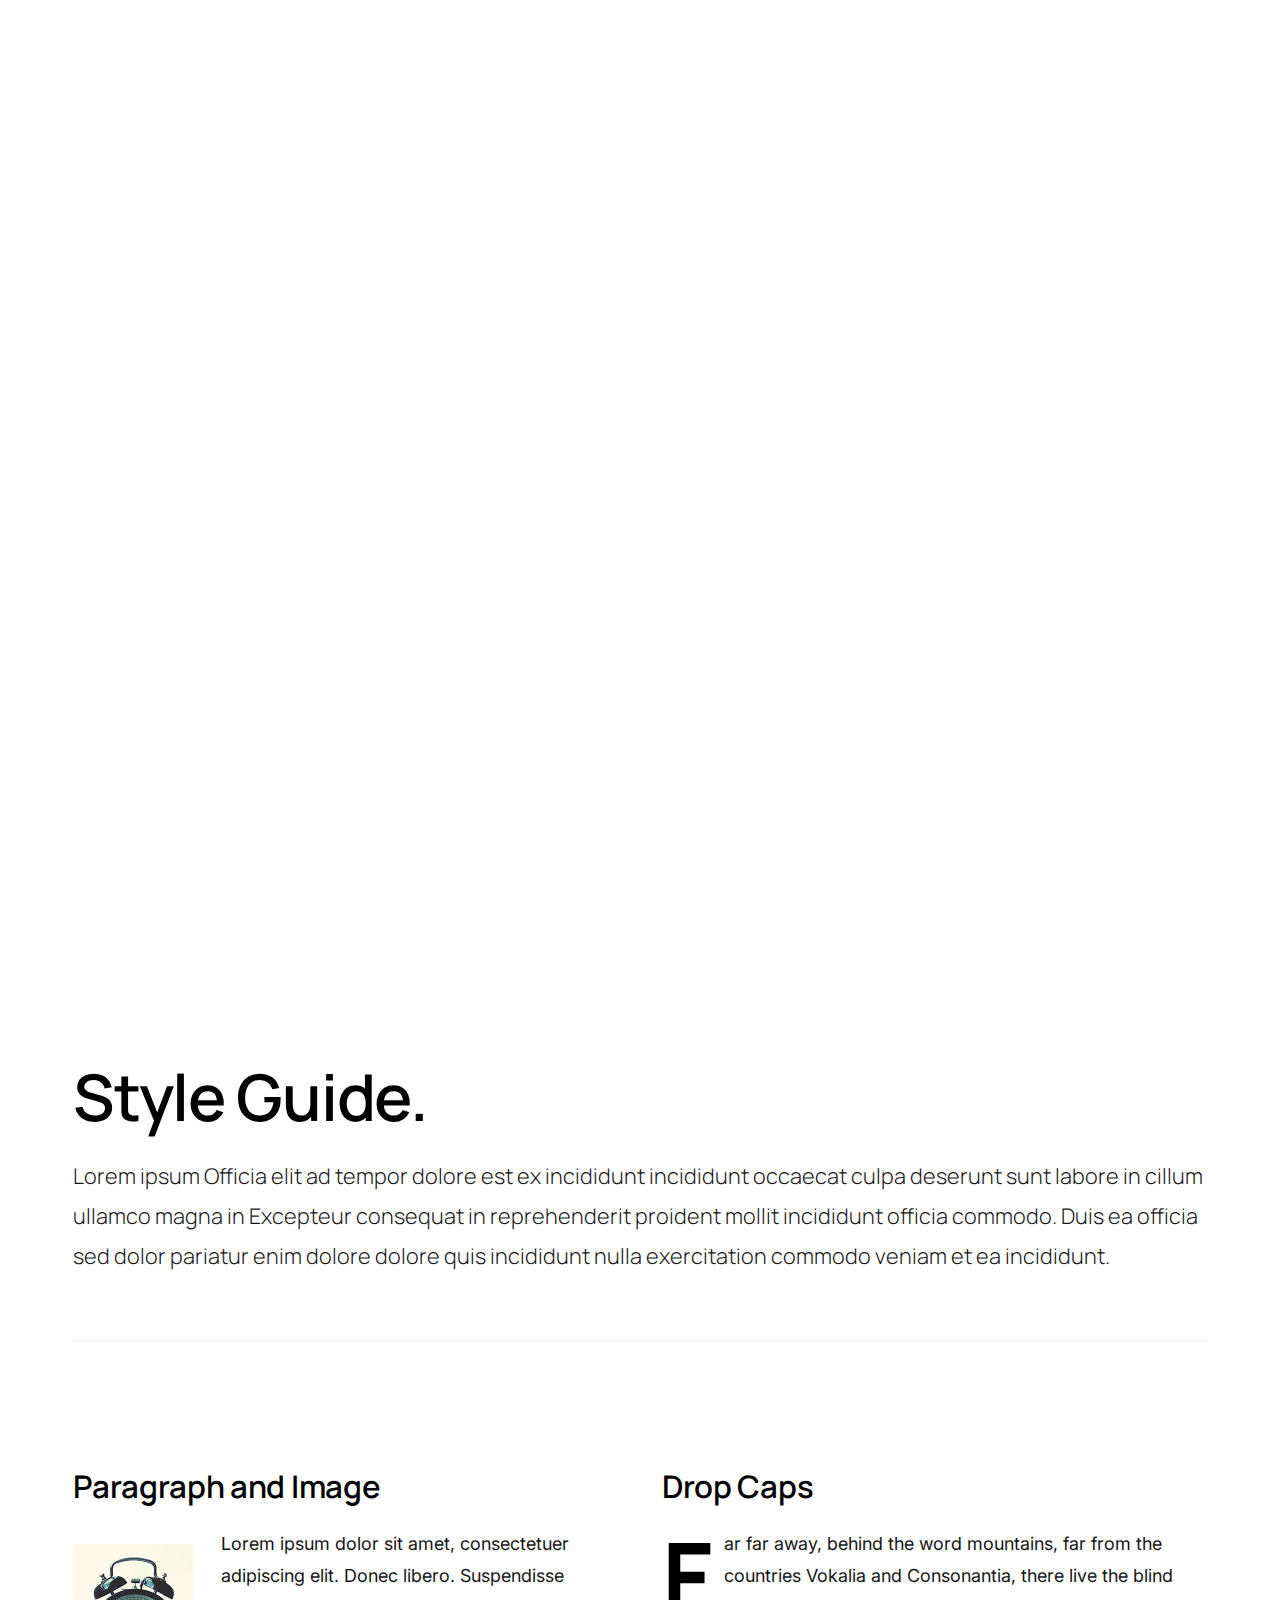
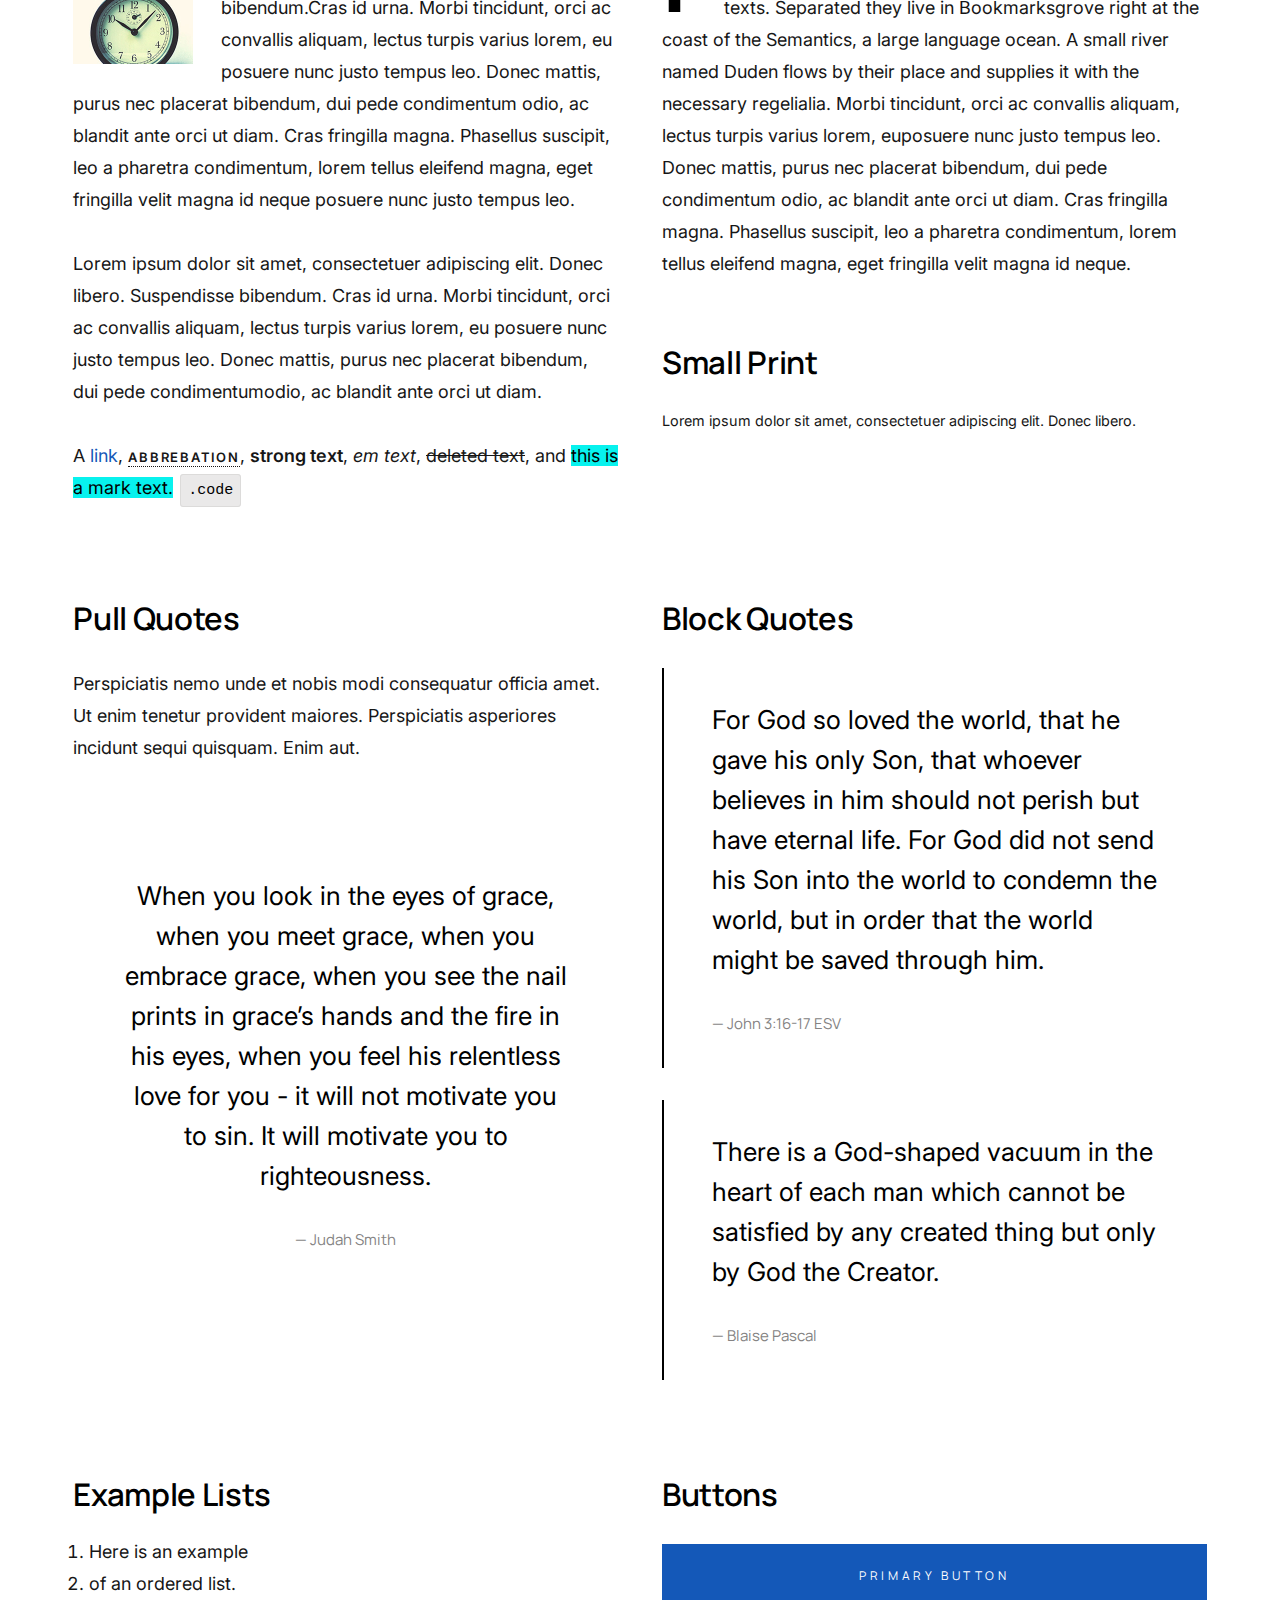
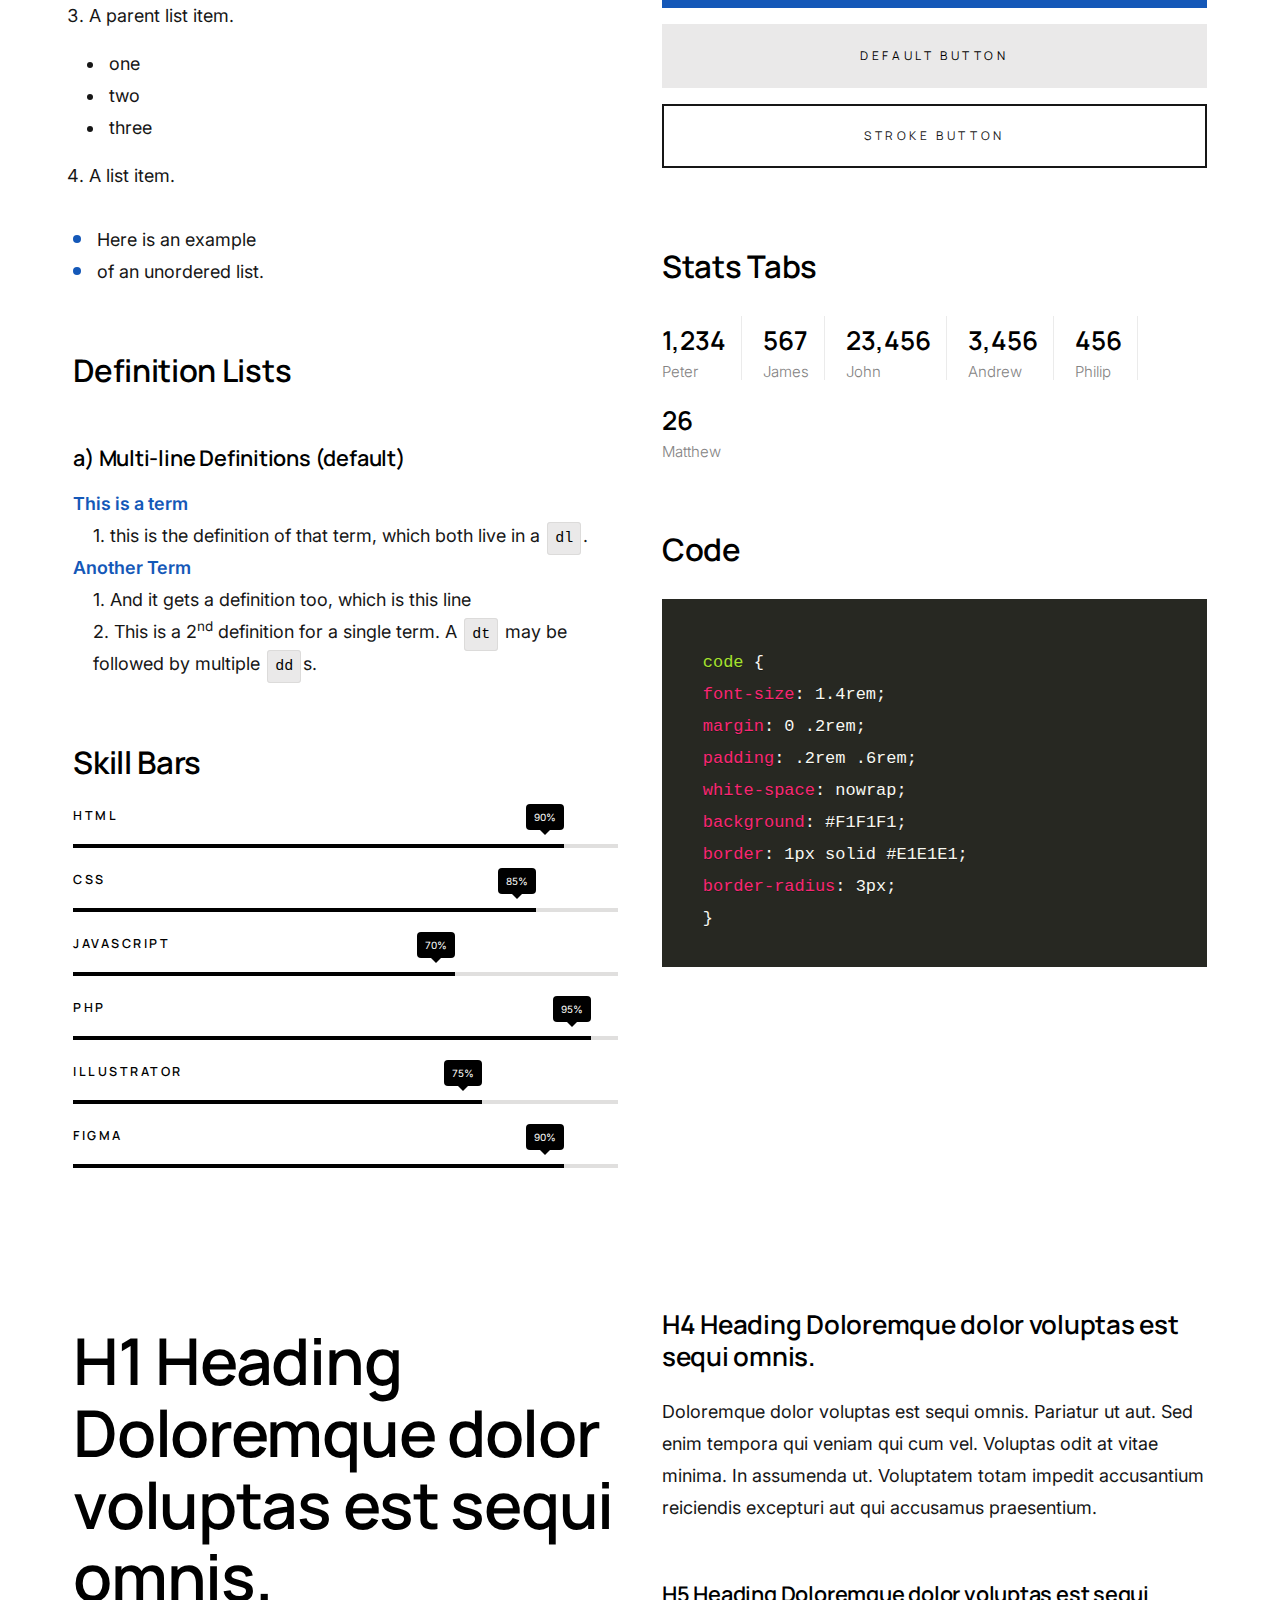
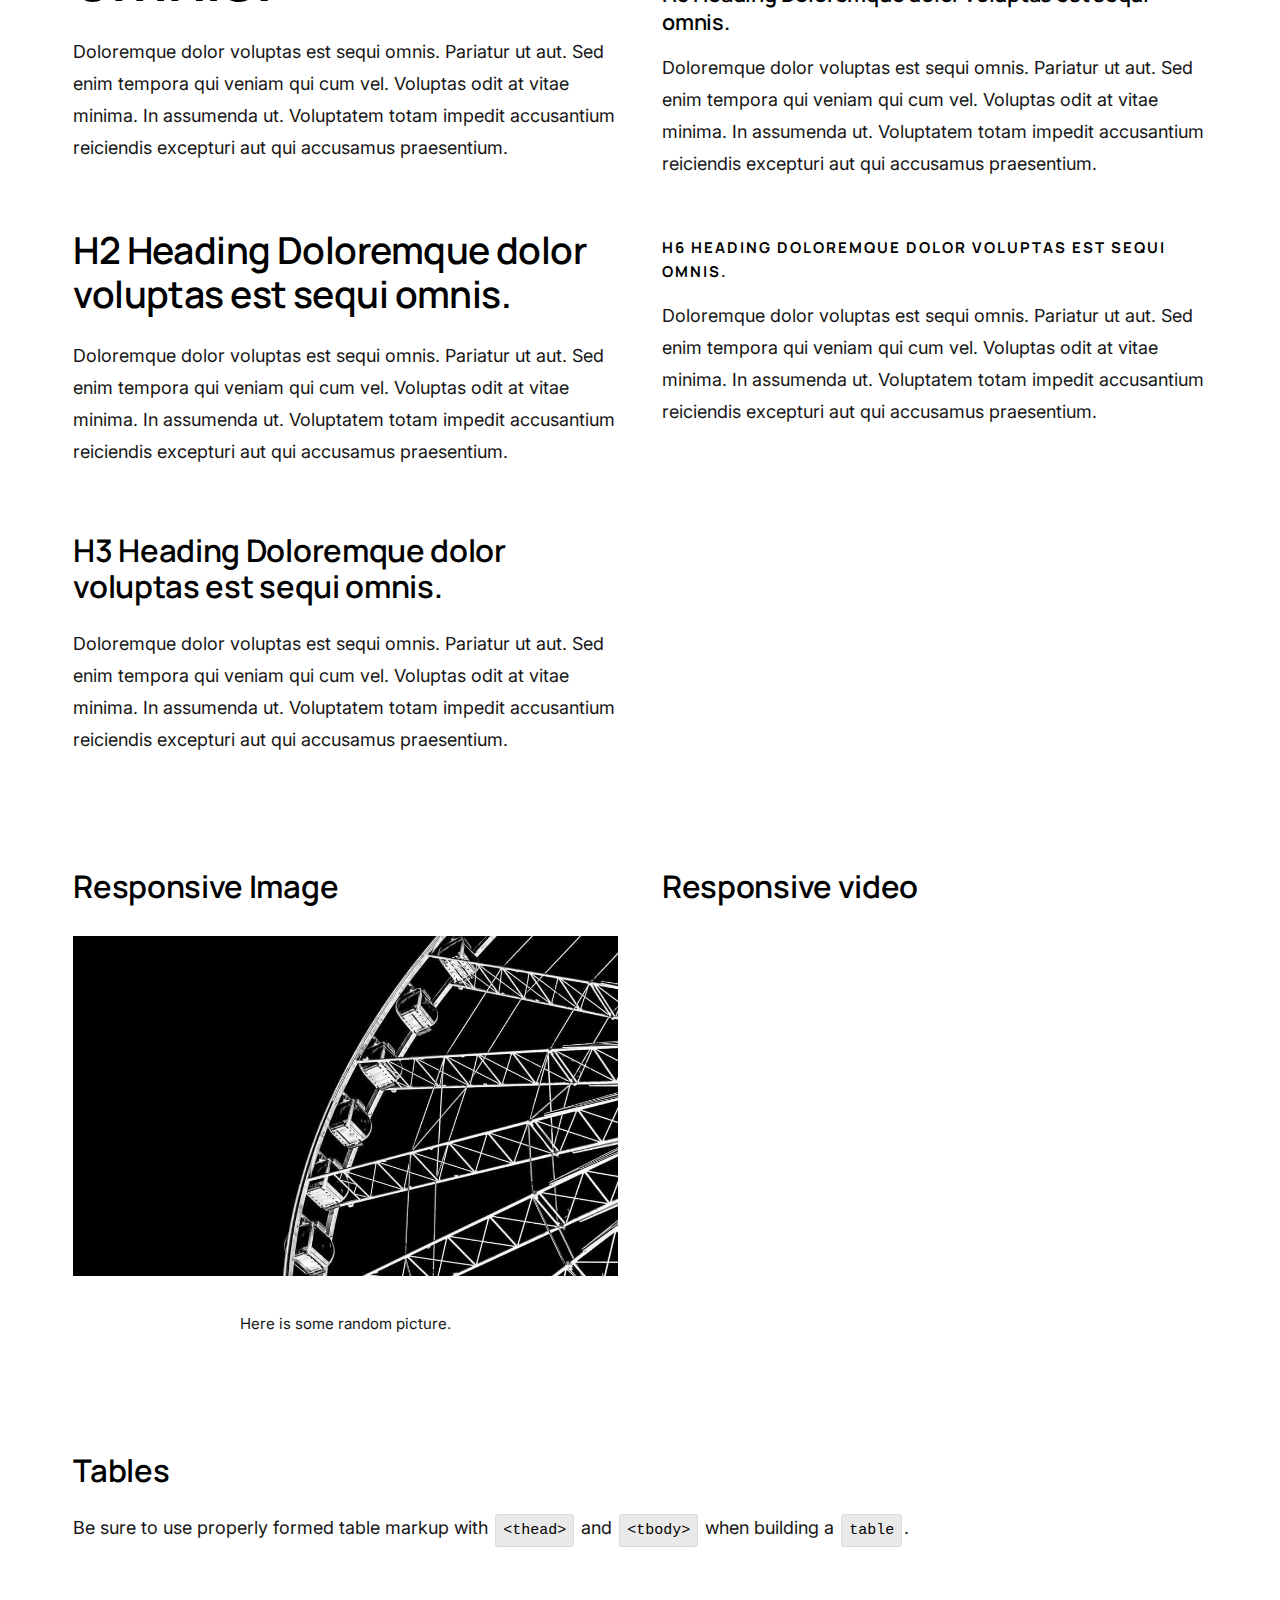
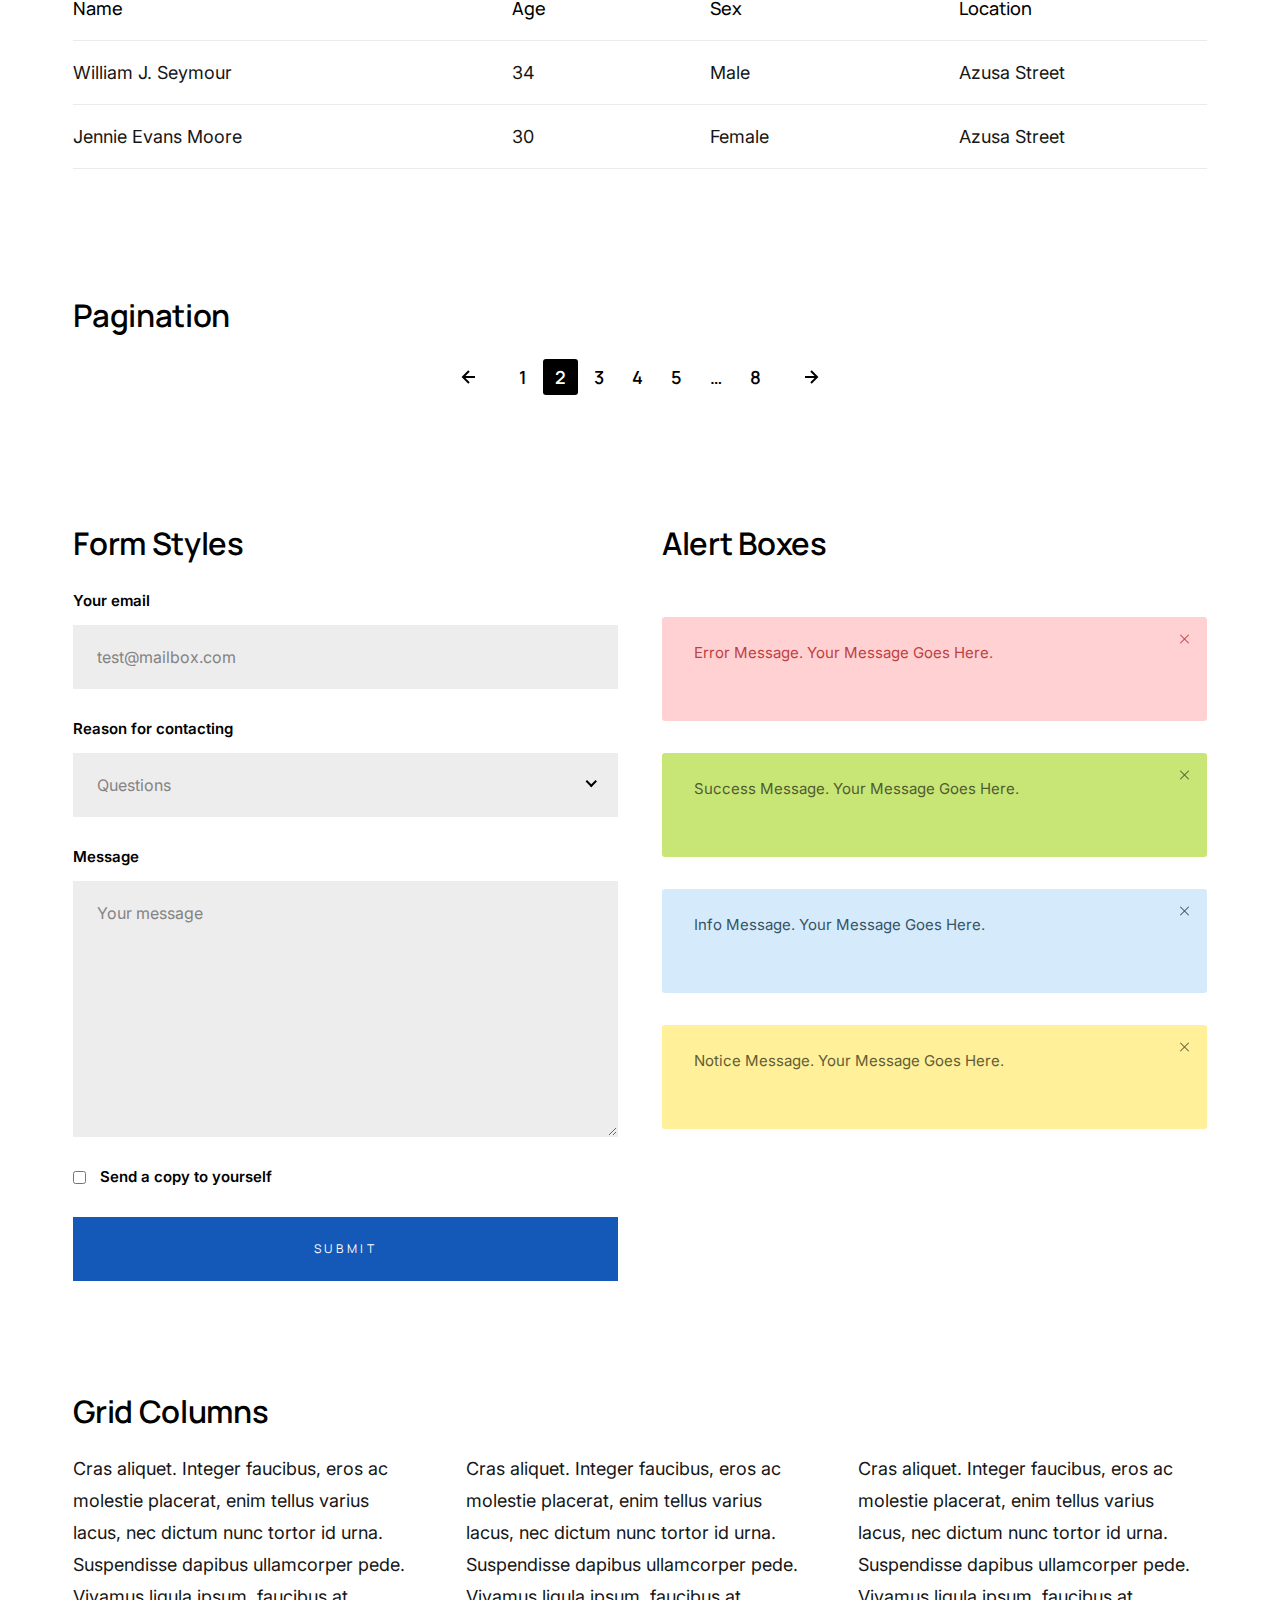
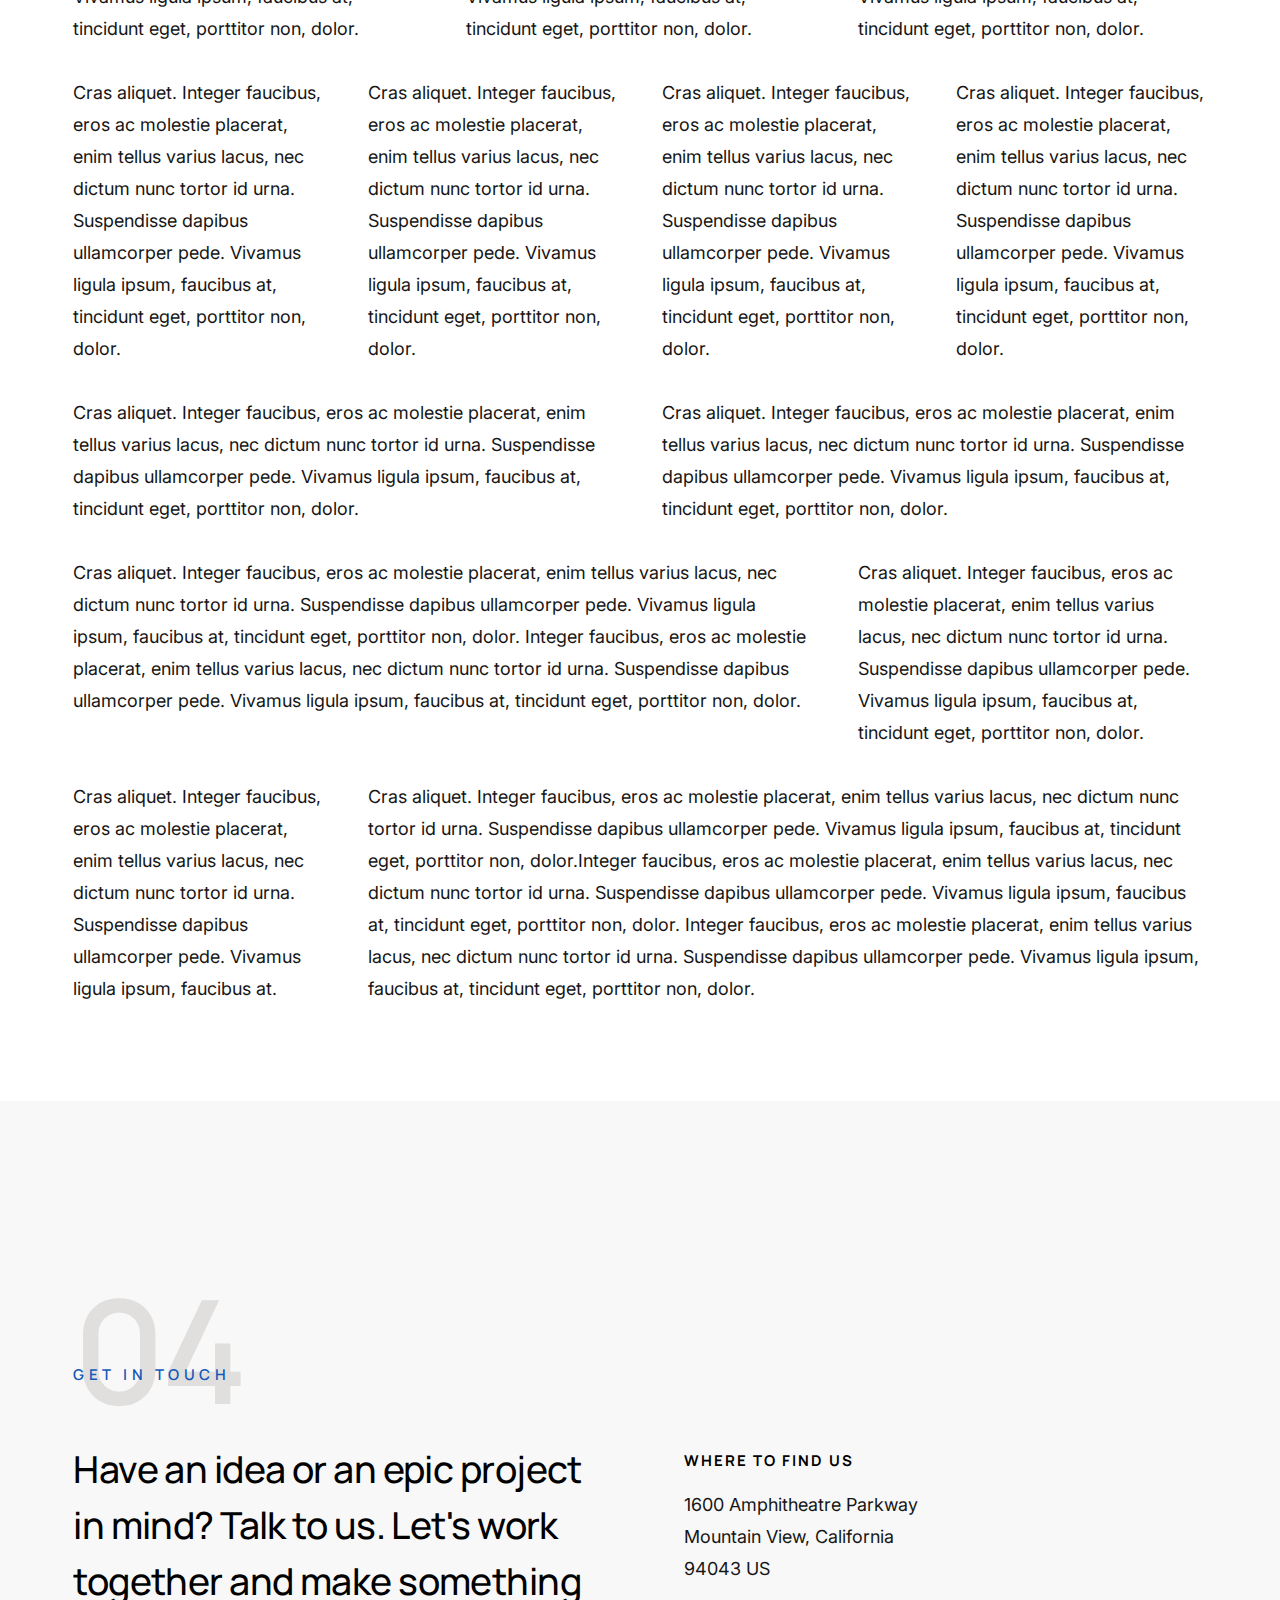
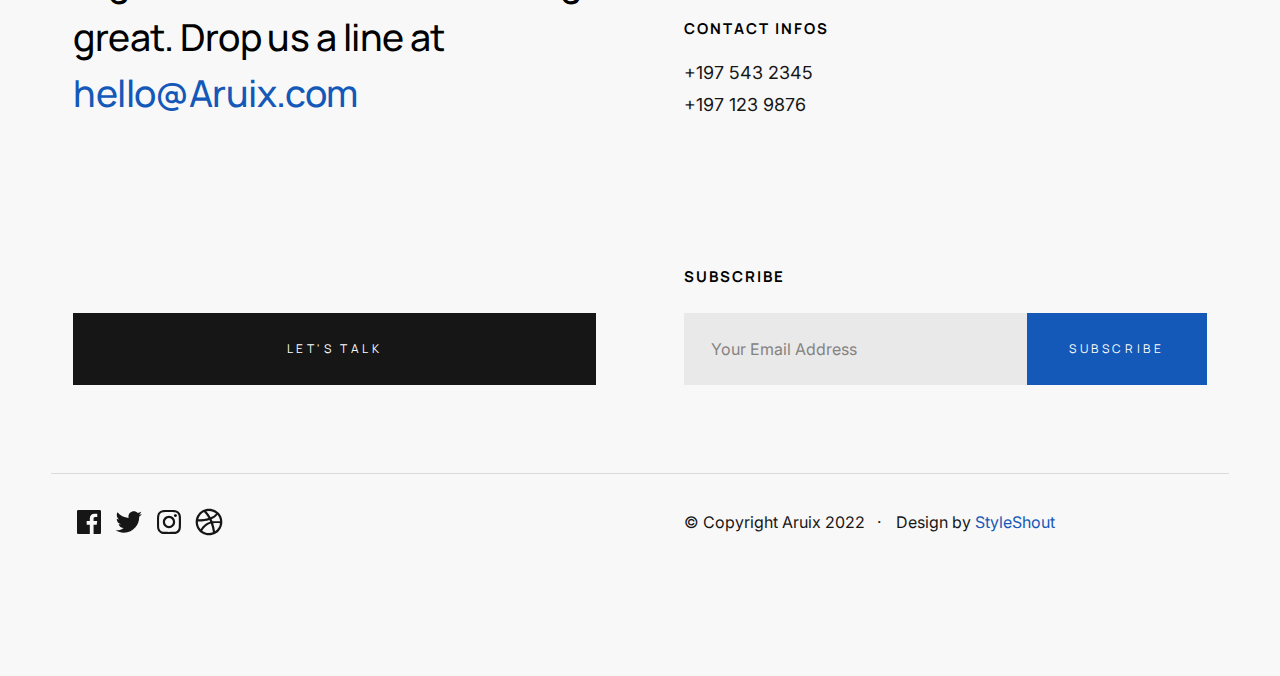
<file: styles.html>
<!DOCTYPE html>
<html lang="en" class="no-js" >
<head>

    <!--- basic page needs
    ================================================== -->
    <meta charset="utf-8">
    <meta name="viewport" content="width=device-width, initial-scale=1">
    <title>Aruix - Styles</title>

    <script>
        document.documentElement.classList.remove('no-js');
        document.documentElement.classList.add('js');
    </script>

    <!-- CSS
    ================================================== -->
    <link rel="stylesheet" href="css/vendor.css">
    <link rel="stylesheet" href="css/styles.css">

    <style type="text/css" media="screen">
        .s-styles {
            padding-top: var(--vspace-5);
            padding-bottom: var(--vspace-2);
            position: relative;
        }
        .s-styles .intro h1 {
            margin-top: 0;
        }
    </style>

    <!-- favicons
    ================================================== -->
    <link rel="apple-touch-icon" sizes="180x180" href="apple-touch-icon.png">
    <link rel="icon" type="image/png" sizes="32x32" href="favicon-32x32.png">
    <link rel="icon" type="image/png" sizes="16x16" href="favicon-16x16.png">
    <link rel="manifest" href="site.webmanifest">

</head>


<body id="top">


    <!-- preloader
    ================================================== -->
    <div id="preloader">
        <div id="loader"></div>
    </div>


    <!-- page wrap
    ================================================== -->
    <div id="page" class="s-pagewrap">


        <!-- # site header 
        ================================================== -->
        <header class="s-header">

            <div class="row s-header__inner">

                <div class="s-header__block">
                    <div class="s-header__logo">
                        <a class="logo" href="index.html">
                            <img src="images/logo.svg" alt="Homepage">
                        </a>
                    </div>

                    <a class="s-header__menu-toggle" href="#0"><span>Menu</span></a>
                </div> <!-- end s-header__block -->

                <nav class="s-header__nav">
    
                    <ul class="s-header__menu-links">
                        <li class="current"><a href="#intro" class="smoothscroll">Intro</a></li>
                        <li><a href="index.html#about">About</a></li>
                        <li><a href="index.html#services">Services</a></li>
                        <li><a href="index.html#folio">Work</a></li>
                        <li><a href="#footer" class="smoothscroll">Contact</a></li>
                    </ul> <!-- s-header__menu-links -->

                    <ul class="s-header__social">
                        <li>
                            <a href="">
                                <svg xmlns="http://www.w3.org/2000/svg" width="24" height="24" viewBox="0 0 24 24" style="fill:rgba(0, 0, 0, 1);transform:;-ms-filter:"><path d="M20,3H4C3.447,3,3,3.448,3,4v16c0,0.552,0.447,1,1,1h8.615v-6.96h-2.338v-2.725h2.338v-2c0-2.325,1.42-3.592,3.5-3.592 c0.699-0.002,1.399,0.034,2.095,0.107v2.42h-1.435c-1.128,0-1.348,0.538-1.348,1.325v1.735h2.697l-0.35,2.725h-2.348V21H20 c0.553,0,1-0.448,1-1V4C21,3.448,20.553,3,20,3z"></path></svg>
                                <span class="u-screen-reader-text">Facebook</span>
                            </a>
                        </li>
                        <li>
                            <a href="">
                                <svg xmlns="http://www.w3.org/2000/svg" width="24" height="24" viewBox="0 0 24 24" style="fill:rgba(0, 0, 0, 1);transform:;-ms-filter:"><path d="M19.633,7.997c0.013,0.175,0.013,0.349,0.013,0.523c0,5.325-4.053,11.461-11.46,11.461c-2.282,0-4.402-0.661-6.186-1.809 c0.324,0.037,0.636,0.05,0.973,0.05c1.883,0,3.616-0.636,5.001-1.721c-1.771-0.037-3.255-1.197-3.767-2.793 c0.249,0.037,0.499,0.062,0.761,0.062c0.361,0,0.724-0.05,1.061-0.137c-1.847-0.374-3.23-1.995-3.23-3.953v-0.05 c0.537,0.299,1.16,0.486,1.82,0.511C3.534,9.419,2.823,8.184,2.823,6.787c0-0.748,0.199-1.434,0.548-2.032 c1.983,2.443,4.964,4.04,8.306,4.215c-0.062-0.3-0.1-0.611-0.1-0.923c0-2.22,1.796-4.028,4.028-4.028 c1.16,0,2.207,0.486,2.943,1.272c0.91-0.175,1.782-0.512,2.556-0.973c-0.299,0.935-0.936,1.721-1.771,2.22 c0.811-0.088,1.597-0.312,2.319-0.624C21.104,6.712,20.419,7.423,19.633,7.997z"></path></svg>
                                <span class="u-screen-reader-text">Twitter</span>
                            </a>
                        </li>
                        <li>
                            <a href="">
                                <svg xmlns="http://www.w3.org/2000/svg" width="24" height="24" viewBox="0 0 24 24" style="fill:rgba(0, 0, 0, 1);transform:;-ms-filter:"><path d="M11.999,7.377c-2.554,0-4.623,2.07-4.623,4.623c0,2.554,2.069,4.624,4.623,4.624c2.552,0,4.623-2.07,4.623-4.624 C16.622,9.447,14.551,7.377,11.999,7.377L11.999,7.377z M11.999,15.004c-1.659,0-3.004-1.345-3.004-3.003 c0-1.659,1.345-3.003,3.004-3.003s3.002,1.344,3.002,3.003C15.001,13.659,13.658,15.004,11.999,15.004L11.999,15.004z"></path><circle cx="16.806" cy="7.207" r="1.078"></circle><path d="M20.533,6.111c-0.469-1.209-1.424-2.165-2.633-2.632c-0.699-0.263-1.438-0.404-2.186-0.42 c-0.963-0.042-1.268-0.054-3.71-0.054s-2.755,0-3.71,0.054C7.548,3.074,6.809,3.215,6.11,3.479C4.9,3.946,3.945,4.902,3.477,6.111 c-0.263,0.7-0.404,1.438-0.419,2.186c-0.043,0.962-0.056,1.267-0.056,3.71c0,2.442,0,2.753,0.056,3.71 c0.015,0.748,0.156,1.486,0.419,2.187c0.469,1.208,1.424,2.164,2.634,2.632c0.696,0.272,1.435,0.426,2.185,0.45 c0.963,0.042,1.268,0.055,3.71,0.055s2.755,0,3.71-0.055c0.747-0.015,1.486-0.157,2.186-0.419c1.209-0.469,2.164-1.424,2.633-2.633 c0.263-0.7,0.404-1.438,0.419-2.186c0.043-0.962,0.056-1.267,0.056-3.71s0-2.753-0.056-3.71C20.941,7.57,20.801,6.819,20.533,6.111z M19.315,15.643c-0.007,0.576-0.111,1.147-0.311,1.688c-0.305,0.787-0.926,1.409-1.712,1.711c-0.535,0.199-1.099,0.303-1.67,0.311 c-0.95,0.044-1.218,0.055-3.654,0.055c-2.438,0-2.687,0-3.655-0.055c-0.569-0.007-1.135-0.112-1.669-0.311 c-0.789-0.301-1.414-0.923-1.719-1.711c-0.196-0.534-0.302-1.099-0.311-1.669c-0.043-0.95-0.053-1.218-0.053-3.654 c0-2.437,0-2.686,0.053-3.655c0.007-0.576,0.111-1.146,0.311-1.687c0.305-0.789,0.93-1.41,1.719-1.712 c0.534-0.198,1.1-0.303,1.669-0.311c0.951-0.043,1.218-0.055,3.655-0.055c2.437,0,2.687,0,3.654,0.055 c0.571,0.007,1.135,0.112,1.67,0.311c0.786,0.303,1.407,0.925,1.712,1.712c0.196,0.534,0.302,1.099,0.311,1.669 c0.043,0.951,0.054,1.218,0.054,3.655c0,2.436,0,2.698-0.043,3.654H19.315z"></path></svg>
                                <span class="u-screen-reader-text">Instagram</span>
                            </a>
                        </li>
                        <li>
                            <a href="">
                                <svg xmlns="http://www.w3.org/2000/svg" width="24" height="24" viewBox="0 0 24 24" style="fill: rgba(0, 0, 0, 1);transform: ;msFilter:;"><path d="M20.66 6.98a9.932 9.932 0 0 0-3.641-3.64C15.486 2.447 13.813 2 12 2s-3.486.447-5.02 1.34c-1.533.893-2.747 2.107-3.64 3.64S2 10.187 2 12s.446 3.487 1.34 5.02a9.924 9.924 0 0 0 3.641 3.64C8.514 21.553 10.187 22 12 22s3.486-.447 5.02-1.34a9.932 9.932 0 0 0 3.641-3.64C21.554 15.487 22 13.813 22 12s-.446-3.487-1.34-5.02zM12 3.66c2 0 3.772.64 5.32 1.919-.92 1.174-2.286 2.14-4.1 2.9-1.002-1.813-2.088-3.327-3.261-4.54A7.715 7.715 0 0 1 12 3.66zM5.51 6.8a8.116 8.116 0 0 1 2.711-2.22c1.212 1.201 2.325 2.7 3.34 4.5-2 .6-4.114.9-6.341.9-.573 0-1.006-.013-1.3-.04A8.549 8.549 0 0 1 5.51 6.8zM3.66 12c0-.054.003-.12.01-.2.007-.08.01-.146.01-.2.254.014.641.02 1.161.02 2.666 0 5.146-.367 7.439-1.1.187.373.381.793.58 1.26-1.32.293-2.674 1.006-4.061 2.14S6.4 16.247 5.76 17.5c-1.4-1.587-2.1-3.42-2.1-5.5zM12 20.34c-1.894 0-3.594-.587-5.101-1.759.601-1.187 1.524-2.322 2.771-3.401 1.246-1.08 2.483-1.753 3.71-2.02a29.441 29.441 0 0 1 1.56 6.62 8.166 8.166 0 0 1-2.94.56zm7.08-3.96a8.351 8.351 0 0 1-2.58 2.621c-.24-2.08-.7-4.107-1.379-6.081.932-.066 1.765-.1 2.5-.1.799 0 1.686.034 2.659.1a8.098 8.098 0 0 1-1.2 3.46zm-1.24-5c-1.16 0-2.233.047-3.22.14a27.053 27.053 0 0 0-.68-1.62c2.066-.906 3.532-2.006 4.399-3.3 1.2 1.414 1.854 3.027 1.96 4.84-.812-.04-1.632-.06-2.459-.06z"></path></svg>
                                <span class="u-screen-reader-text">Dribbble</span>
                            </a>
                        </li>
                    </ul> <!-- s-header__social -->
    
                </nav> <!-- end s-header__nav -->

            </div> <!-- end s-header__inner -->

        </header> <!-- end s-header -->


        <!-- # site-content
        ================================================== -->
        <section id="content" class="s-content">


            <!-- intro
            ----------------------------------------------- -->
            <section id="intro" class="s-intro target-section">

                <div class="s-intro__bg"></div>

                <div class="row s-intro__content">

                    <div class="s-intro__content-bg"></div>

                    <div class="column lg-12 s-intro__content-inner">
                        
                        <h1 class="s-intro__content-title">
                        We provide creative <br>
                        solutions to turn your <br>
                        ideas into digital reality.
                        </h1>

                        <div class="s-intro__content-buttons">
                            <a href="#download" class="btn btn--stroke s-intro__content-btn smoothscroll">More About Us</a>
                            <a href="https://player.vimeo.com/video/14592941?color=f26522&title=0&byline=0&portrait=0" class="s-intro__content-video-btn">
                                <svg xmlns="http://www.w3.org/2000/svg" width="24" height="24" viewBox="0 0 24 24" style="fill: rgba(0, 0, 0, 1);transform: ;msFilter:;"><path d="M7 6v12l10-6z"></path></svg>
                            </a>
                        </div>
                        
                    </div> <!-- s-intro__content-inner -->

                </div> <!-- s-intro__content -->

                <div class="s-intro__scroll-down">
                    <a href="#styles" class="smoothscroll">
                        <span>Scroll Down</span>
                    </a>
                </div> <!-- s-intro__scroll-down -->

            </section> <!-- end s-intro -->


            <!-- styles
            ----------------------------------------------- -->
            <div id="styles" class="s-styles">

                <div class="row">

                    <div class="column lg-12 intro">

                        <h1>Style Guide.</h1>

                        <p class="lead">Lorem ipsum Officia elit ad tempor dolore est ex incididunt incididunt occaecat culpa deserunt 
                        sunt labore in cillum ullamco magna in Excepteur consequat in reprehenderit proident mollit incididunt officia commodo.
                        Duis ea officia sed dolor pariatur enim dolore dolore quis incididunt nulla exercitation commodo veniam et ea incididunt.
                        </p>

                        <hr>
                    </div>

                </div> <!-- end row -->

                <div class="row">

                    <div class="column lg-6 tab-12">

                        <h3>Paragraph and Image</h3>

                        <p><a href="#"><img width="120" height="120" class="u-pull-left" alt="sample-image" src="images/sample-image.jpg"></a>
                        Lorem ipsum dolor sit amet, consectetuer adipiscing elit. Donec libero. Suspendisse bibendum.Cras id urna. Morbi 
                        tincidunt, orci ac convallis aliquam, lectus turpis varius lorem, eu posuere nunc justo tempus leo. Donec mattis, 
                        purus nec placerat bibendum, dui pede condimentum odio, ac blandit ante orci ut diam. Cras fringilla magna. 
                        Phasellus suscipit, leo a pharetra condimentum, lorem tellus eleifend magna, eget fringilla velit magna id 
                        neque posuere nunc justo tempus leo. </p>

                        <p>
                        Lorem ipsum dolor sit amet, consectetuer adipiscing elit. Donec libero. Suspendisse bibendum. Cras id urna. 
                        Morbi tincidunt, orci ac convallis aliquam, lectus turpis varius lorem, eu posuere nunc justo tempus leo. 
                        Donec mattis, purus nec placerat bibendum, dui pede condimentumodio, ac blandit ante orci ut diam.	
                        </p>

                        <p>A <a href="#">link</a>,
                        <abbr title="this really isn't a very good description">abbrebation</abbr>,
                        <strong>strong text</strong>,
                        <em>em text</em>,
                        <del>deleted text</del>, and
                        <mark>this is a mark text.</mark>
                        <code>.code</code>
                        </p>

                    </div>

                    <div class="column lg-6 tab-12">

                        <h3>Drop Caps</h3>

                        <p class="drop-cap">Far far away, behind the word mountains, far from the countries Vokalia and Consonantia,
                        there live the blind texts. Separated they live in Bookmarksgrove right at the coast of the
                        Semantics, a large language ocean. A small river named Duden flows by their place and supplies it with the 
                        necessary regelialia. Morbi tincidunt, orci ac convallis aliquam, lectus turpis varius lorem, 
                        euposuere nunc justo tempus leo. Donec mattis, purus nec placerat bibendum, dui pede condimentum odio, 
                        ac blandit ante orci ut diam. Cras fringilla magna. Phasellus suscipit, leo a pharetra condimentum, 
                        lorem tellus eleifend magna, eget fringilla velit magna id neque.
                        </p>

                        <h3>Small Print</h3>

                        <p><small>Lorem ipsum dolor sit amet, consectetuer adipiscing elit. Donec libero.</small></p>

                    </div>

                </div> <!-- end row -->

                <div class="row">

                    <div class="column lg-6 tab-12">

                        <h3 class="u-add-bottom">Pull Quotes</h3>

                        <p>
                        Perspiciatis nemo unde et nobis modi consequatur officia amet. Ut enim 
                        tenetur provident maiores. Perspiciatis asperiores incidunt sequi 
                        quisquam. Enim aut. 
                        </p>

                        <figure class="pull-quote">
                            <blockquote>
                                <p>
                                When you look in the eyes of grace, when you meet grace, 
                                when you embrace grace, when you see the nail prints in 
                                grace’s hands and the fire in his eyes, when you feel his 
                                relentless love for you - it will not motivate you to sin. 
                                It will motivate you to righteousness.
                                </p>

                                <footer>
                                    <cite>Judah Smith</cite>
                                </footer>
                            </blockquote>
                        </figure>


                    </div>

                    <div class="column lg-6 tab-12">

                        <h3 class="u-add-bottom">Block Quotes</h3>

                        <blockquote cite="http://where-i-got-my-info-from.com">
                            <p>
                            For God so loved the world, that he gave his only Son, that whoever believes in 
                            him should not perish but have eternal life. For God did not send his Son into 
                            the world to condemn the world, but in order that the world might be 
                            saved through him.
                            </p>

                            <footer>
                                <cite>
                                    <a href="#0">John 3:16-17 ESV</a>
                                </cite>
                            </footer>

                        </blockquote>

                        <blockquote>
                            <p>There is a God-shaped vacuum in the heart of each man which cannot be satisfied 
                            by any created thing but only by God the Creator.</p>

                            <footer>
                                <cite>Blaise Pascal</cite>
                            </footer>

                        </blockquote>

                    </div>

                </div> <!-- end row -->

                <div class="row u-add-half-bottom">

                    <div class="column lg-6 tab-12">

                        <h3>Example Lists</h3>

                        <ol>
                            <li>Here is an example</li>
                            <li>of an ordered list.</li>
                            <li>A parent list item.
                                <ul>
                                    <li>one</li>
                                    <li>two</li>
                                    <li>three</li>
                                </ul>
                                </li>
                                <li>A list item.</li>
                            </ol>

                        <ul class="disc">
                            <li>Here is an example</li>
                            <li>of an unordered list.</li>
                        </ul>

                        <h3>Definition Lists</h3>

                        <h5>a) Multi-line Definitions (default) </h5>

                        <dl class="dictionary-style">
                            <dt><strong>This is a term</strong></dt>
                                <dd>this is the definition of that term, which both live in a <code>dl</code>.</dd>
                            <dt><strong>Another Term</strong></dt>
                                <dd>And it gets a definition too, which is this line</dd>
                                <dd>This is a 2<sup>nd</sup> definition for a single term. A <code>dt</code> may be followed by multiple <code>dd</code>s.</dd>
                        </dl>

                        <h3 class="u-add-bottom">Skill Bars</h3>

                        <ul class="skill-bars">
                            <li>
                            <div class="progress percent90"><span>90%</span></div>
                            <strong>HTML</strong>
                            </li>
                            <li>
                            <div class="progress percent85"><span>85%</span></div>
                            <strong>CSS</strong>
                            </li>
                            <li>
                            <div class="progress percent70"><span>70%</span></div>
                            <strong>Javascript</strong>
                            </li>
                            <li>
                            <div class="progress percent95"><span>95%</span></div>
                            <strong>PHP</strong>
                            </li>
                            <li>
                            <div class="progress percent75"><span>75%</span></div>
                            <strong>Illustrator</strong>
                            </li>
                            <li>
                            <div class="progress percent90"><span>90%</span></div>
                            <strong>Figma</strong>
                            </li>
                        </ul>

                    </div>

                    <div class="column lg-6 tab-12">

                        <h3 class="u-add-bottom">Buttons</h3>

                        <p>
                            <a class="btn btn--primary u-fullwidth" href="#0">Primary Button</a>
                            <a class="btn u-fullwidth" href="#0">Default Button</a>
                            <a class="btn btn--stroke u-fullwidth" href="#0">Stroke Button</a>
                        </p>

                        <h3>Stats Tabs</h3>

                        <ul class="stats-tabs">
                            <li><a href="#0">1,234 <em>Peter</em></a></li>
                            <li><a href="#0">567 <em>James</em></a></li>
                            <li><a href="#0">23,456 <em>John</em></a></li>
                            <li><a href="#0">3,456 <em>Andrew</em></a></li>
                            <li><a href="#0">456 <em>Philip</em></a></li>
                            <li><a href="#0">26 <em>Matthew</em></a></li>
                        </ul>

                        <h3 class="u-add-bottom">Code</h3>

<pre><code class="language-css">
    code {
    font-size: 1.4rem;
    margin: 0 .2rem;
    padding: .2rem .6rem;
    white-space: nowrap;
    background: #F1F1F1;
    border: 1px solid #E1E1E1;	
    border-radius: 3px;
    }
</code></pre>

                    </div>

                </div> <!-- end row -->

                <div class="row u-add-half-bottom">

                    <div class="column lg-6 tab-12">
                            
                        <h1>H1 Heading Doloremque dolor voluptas est sequi omnis.</h1>
                        <p>Doloremque dolor voluptas est sequi omnis. Pariatur ut aut. Sed enim tempora qui veniam qui cum vel. 
                        Voluptas odit at vitae minima. In assumenda ut. Voluptatem totam impedit accusantium reiciendis excepturi aut qui accusamus praesentium.</p>

                        <h2>H2 Heading Doloremque dolor voluptas est sequi omnis.</h2>
                        <p>Doloremque dolor voluptas est sequi omnis. Pariatur ut aut. Sed enim tempora qui veniam qui cum vel. 
                        Voluptas odit at vitae minima. In assumenda ut. Voluptatem totam impedit accusantium reiciendis excepturi aut qui accusamus praesentium.</p>

                        <h3>H3 Heading Doloremque dolor voluptas est sequi omnis.</h3>
                        <p>Doloremque dolor voluptas est sequi omnis. Pariatur ut aut. Sed enim tempora qui veniam qui cum vel. 
                        Voluptas odit at vitae minima. In assumenda ut. Voluptatem totam impedit accusantium reiciendis excepturi aut qui accusamus praesentium.</p>

                        
                    </div>

                    <div class="column lg-6 tab-12">
                        <h4>H4 Heading Doloremque dolor voluptas est sequi omnis.</h4>
                        <p>Doloremque dolor voluptas est sequi omnis. Pariatur ut aut. Sed enim tempora qui veniam qui cum vel. 
                        Voluptas odit at vitae minima. In assumenda ut. Voluptatem totam impedit accusantium reiciendis excepturi aut qui accusamus praesentium.</p>

                        <h5>H5 Heading Doloremque dolor voluptas est sequi omnis.</h5>
                        <p>Doloremque dolor voluptas est sequi omnis. Pariatur ut aut. Sed enim tempora qui veniam qui cum vel. 
                        Voluptas odit at vitae minima. In assumenda ut. Voluptatem totam impedit accusantium reiciendis excepturi aut qui accusamus praesentium.</p>

                        <h6>H6 Heading Doloremque dolor voluptas est sequi omnis.</h6>
                        <p>Doloremque dolor voluptas est sequi omnis. Pariatur ut aut. Sed enim tempora qui veniam qui cum vel. 
                        Voluptas odit at vitae minima. In assumenda ut. Voluptatem totam impedit accusantium reiciendis excepturi aut qui accusamus praesentium.</p>
            
                        
                    </div>

                </div> <!-- end row -->

                <div class="row u-add-half-bottom">

                    <div class="column lg-6 tab-12">

                        <h3 class="u-add-bottom">Responsive Image</h3>

                        <figure>
                            <img src="images/wheel-500.jpg" 
                            srcset="images/wheel-1000.jpg 1000w, 
                            images/wheel-500.jpg 500w" 
                            sizes="(max-width: 1000px) 100vw, 1000px" alt="">

                            <figcaption>
                                Here is some random picture.
                            </figcaption>
                        </figure>

                    </div>

                    <div class="column lg-6 tab-12">

                        <h3 class="u-add-bottom">Responsive video</h3>

                        <div class="video-container">
                        <iframe src="https://player.vimeo.com/video/14592941?color=00a650&title=0&byline=0&portrait=0" width="500" height="281" frameborder="0" webkitallowfullscreen mozallowfullscreen allowfullscreen></iframe> 
                        </div>

                    </div>
                    
                </div> <!-- end row -->

                <div class="row u-add-bottom">

                    <div class="column lg-12">

                        <h3>Tables</h3>
                        <p>Be sure to use properly formed table markup with <code>&lt;thead&gt;</code> and <code>&lt;tbody&gt;</code> when building a <code>table</code>.</p>

                        <div class="table-responsive">

                            <table>
                                    <thead>
                                    <tr>
                                        <th>Name</th>
                                        <th>Age</th>
                                        <th>Sex</th>
                                        <th>Location</th>
                                    </tr>
                                    </thead>
                                    <tbody>
                                    <tr>
                                        <td>William J. Seymour</td>
                                        <td>34</td>
                                        <td>Male</td>
                                        <td>Azusa Street</td>
                                    </tr>
                                    <tr>
                                        <td>Jennie Evans Moore</td>
                                        <td>30</td>
                                        <td>Female</td>
                                        <td>Azusa Street</td>
                                    </tr>
                                    </tbody>
                            </table>

                        </div>

                    </div>
                    
                </div> <!-- end row -->

                <div class="row">

                    <div class="column lg-12">
                        <h3>Pagination</h3>

                        <nav class="pgn">
                            <ul>
                                <li>
                                    <a class="pgn__prev" href="#0">
                                        <svg xmlns="http://www.w3.org/2000/svg" width="24" height="24" viewBox="0 0 24 24"><path d="M12.707 17.293L8.414 13H18v-2H8.414l4.293-4.293-1.414-1.414L4.586 12l6.707 6.707z"/></svg>
                                    </a>
                                </li>
                                <li><a class="pgn__num" href="#0">1</a></li>
                                <li><span class="pgn__num current">2</span></li>
                                <li><a class="pgn__num" href="#0">3</a></li>
                                <li><a class="pgn__num" href="#0">4</a></li>
                                <li><a class="pgn__num" href="#0">5</a></li>
                                <li><span class="pgn__num dots">…</span></li>
                                <li><a class="pgn__num" href="#0">8</a></li>
                                <li>
                                    <a class="pgn__next" href="#0">
                                        <svg xmlns="http://www.w3.org/2000/svg" width="24" height="24" viewBox="0 0 24 24"><path d="M11.293 17.293l1.414 1.414L19.414 12l-6.707-6.707-1.414 1.414L15.586 11H6v2h9.586z"/></svg>
                                    </a>
                                </li>
                            </ul>
                        </nav>

                    </div>

                </div> <!-- end row -->

                <div class="row">

                    <div class="column lg-6 tab-12">

                        <h3 class="u-add-bottom">Form Styles</h3>

                        <form>
                            <div>
                                <label for="sampleInput">Your email</label>
                                <input class="u-fullwidth" type="email" placeholder="test@mailbox.com" id="sampleInput">
                            </div>
                            <div>
                                <label for="sampleRecipientInput">Reason for contacting</label>
                                <div class="ss-custom-select">
                                    <select class="u-fullwidth" id="sampleRecipientInput">
                                        <option value="Option 1">Questions</option>
                                        <option value="Option 2">Report</option>
                                        <option value="Option 3">Others</option>
                                    </select>
                                </div>
                            </div>
                            
                            <label for="exampleMessage">Message</label>
                            <textarea class="u-fullwidth" placeholder="Your message" id="exampleMessage"></textarea>

                            <label class="u-add-bottom">
                                <input type="checkbox">
                                <span class="label-text">Send a copy to yourself</span>
                            </label>
                        
                            <input class="btn--primary u-fullwidth" type="submit" value="Submit">
                        </form>

                    </div>

                    <div class="column lg-6 tab-12">

                        <h3>Alert Boxes</h3>

                        <br>
                        
                        <div class="alert-box alert-box--error">
                            <p>Error Message. Your Message Goes Here.</p>
                            <span class="alert-box__close"></span>
                        </div><!-- end error -->
                                
                        <div class="alert-box alert-box--success">
                            <p>Success Message. Your Message Goes Here.</p>
                            <span class="alert-box__close"></span>
                        </div><!-- end success -->
                                
                        <div class="alert-box alert-box--info">
                            <p>Info Message. Your Message Goes Here.</p>
                            <span class="alert-box__close"></span>
                        </div><!-- end info -->
                                
                        <div class="alert-box alert-box--notice">
                            <p>Notice Message. Your Message Goes Here.</p>
                            <span class="alert-box__close"></span>
                        </div><!-- end notice -->
                    
                    </div>

                </div> <!-- end row -->

                <div class="row">

                    <div class="lg-12 column">
                        <h3>Grid Columns</h3>
                    </div>
        
                </div> <!-- Row End-->
        
                <!--<h4>1/3 Columns</h4>  -->
        
                <div class="row">
        
                    <div class="lg-4 mob-12 column">
                        <p>
                        Cras aliquet. Integer faucibus, eros ac molestie placerat, enim tellus varius lacus,
                        nec dictum nunc tortor id urna. Suspendisse dapibus ullamcorper pede. Vivamus ligula ipsum,
                        faucibus at, tincidunt eget, porttitor non, dolor. 
                        </p>
                    </div>
        
                    <div class="lg-4 mob-12 column">
                        <p>
                        Cras aliquet. Integer faucibus, eros ac molestie placerat, enim tellus varius lacus,
                        nec dictum nunc tortor id urna. Suspendisse dapibus ullamcorper pede. Vivamus ligula ipsum,
                        faucibus at, tincidunt eget, porttitor non, dolor. 
                        </p>
                    </div>
        
                    <div class="lg-4 mob-12 column">
                        <p>
                        Cras aliquet. Integer faucibus, eros ac molestie placerat, enim tellus varius lacus,
                        nec dictum nunc tortor id urna. Suspendisse dapibus ullamcorper pede. Vivamus ligula ipsum,
                        faucibus at, tincidunt eget, porttitor non, dolor. 
                        </p>
                    </div>
        
                </div>
        
                <!--<h4>1/4 Columns</h4>  -->
        
                <div class="row">
        
                    <div class="lg-3 tab-6 mob-12 column">
                        <p>
                        Cras aliquet. Integer faucibus, eros ac molestie placerat, enim tellus varius lacus,
                        nec dictum nunc tortor id urna. Suspendisse dapibus ullamcorper pede. Vivamus ligula ipsum,
                        faucibus at, tincidunt eget, porttitor non, dolor. 
                        </p>
                    </div>
        
                    <div class="lg-3 tab-6 mob-12 column">
                        <p>
                        Cras aliquet. Integer faucibus, eros ac molestie placerat, enim tellus varius lacus,
                        nec dictum nunc tortor id urna. Suspendisse dapibus ullamcorper pede. Vivamus ligula ipsum,
                        faucibus at, tincidunt eget, porttitor non, dolor. 
                        </p>
                    </div>
        
                    <div class="lg-3 tab-6 mob-12 column">
                        <p>
                        Cras aliquet. Integer faucibus, eros ac molestie placerat, enim tellus varius lacus,
                        nec dictum nunc tortor id urna. Suspendisse dapibus ullamcorper pede. Vivamus ligula ipsum,
                        faucibus at, tincidunt eget, porttitor non, dolor. 
                        </p>
                    </div>
        
                    <div class="lg-3 tab-6 mob-12 column">
                        <p>
                        Cras aliquet. Integer faucibus, eros ac molestie placerat, enim tellus varius lacus,
                        nec dictum nunc tortor id urna. Suspendisse dapibus ullamcorper pede. Vivamus ligula ipsum,
                        faucibus at, tincidunt eget, porttitor non, dolor. 
                        </p>
                    </div>
        
                </div>
        
                <!--<h4>1/2 Columns</h4>  -->
        
                <div class="row">
        
                    <div class="lg-6 mob-12 column">
                        <p>
                        Cras aliquet. Integer faucibus, eros ac molestie placerat, enim tellus varius lacus,
                        nec dictum nunc tortor id urna. Suspendisse dapibus ullamcorper pede. Vivamus ligula ipsum,
                        faucibus at, tincidunt eget, porttitor non, dolor. 
                        </p>
                    </div>
        
                    <div class="lg-6 mob-12 column">
                        <p>
                        Cras aliquet. Integer faucibus, eros ac molestie placerat, enim tellus varius lacus,
                        nec dictum nunc tortor id urna. Suspendisse dapibus ullamcorper pede. Vivamus ligula ipsum,
                        faucibus at, tincidunt eget, porttitor non, dolor. 
                        </p>
                    </div>
        
                </div>
        
                <!--<h4>2/3 Columns</h4>  -->
        
                <div class="row">
        
                    <div class="lg-8 tab-7 mob-12 column">
                        <p>
                        Cras aliquet. Integer faucibus, eros ac molestie placerat, enim tellus varius lacus,
                        nec dictum nunc tortor id urna. Suspendisse dapibus ullamcorper pede. Vivamus ligula ipsum,
                        faucibus at, tincidunt eget, porttitor non, dolor. Integer faucibus, eros ac molestie placerat, enim tellus varius lacus,
                        nec dictum nunc tortor id urna. Suspendisse dapibus ullamcorper pede. Vivamus ligula ipsum,
                        faucibus at, tincidunt eget, porttitor non, dolor.
                        </p>
                    </div>
        
                    <div class="lg-4 tab-5 mob-12 column">
                        <p>
                        Cras aliquet. Integer faucibus, eros ac molestie placerat, enim tellus varius lacus,
                        nec dictum nunc tortor id urna. Suspendisse dapibus ullamcorper pede. Vivamus ligula ipsum,
                        faucibus at, tincidunt eget, porttitor non, dolor. 
                        </p>
                    </div>
        
                </div>
        
                <!--<h4>3/4 Columns</h4>  -->
        
                <div class="row">
        
                    <div class="lg-3 tab-5 mob-12 column">
                        <p>
                        Cras aliquet. Integer faucibus, eros ac molestie placerat, enim tellus varius lacus,
                        nec dictum nunc tortor id urna. Suspendisse dapibus ullamcorper pede. Vivamus ligula ipsum,
                        faucibus at. 
                        </p>
                    </div>
        
                    <div class="lg-9 tab-7 mob-12 column">
                        <p>
                        Cras aliquet. Integer faucibus, eros ac molestie placerat, enim tellus varius lacus,
                        nec dictum nunc tortor id urna. Suspendisse dapibus ullamcorper pede. Vivamus ligula ipsum,
                        faucibus at, tincidunt eget, porttitor non, dolor.Integer faucibus, eros ac molestie placerat, enim tellus varius lacus,
                        nec dictum nunc tortor id urna. Suspendisse dapibus ullamcorper pede. Vivamus ligula ipsum,
                        faucibus at, tincidunt eget, porttitor non, dolor. Integer faucibus, eros ac molestie placerat, enim tellus varius lacus,
                        nec dictum nunc tortor id urna. Suspendisse dapibus ullamcorper pede. Vivamus ligula ipsum,
                        faucibus at, tincidunt eget, porttitor non, dolor.
                        </p>
                    </div>
        
                </div>

            </div> <!-- end styles -->

        </section>  <!-- end content -->


        <!-- # site-footer
        ================================================== -->
        <footer id="footer" class="s-footer target-section">

            <div class="row section-header" data-num="04">
                <h3 class="column lg-12 section-header__pretitle text-pretitle">GET IN TOUCH</h3>
                <div class="column lg-6 stack-on-1100 section-header__primary">
                    <h2 class="title text-display-1">
                    Have an idea or an epic project in mind? Talk to us. 
                    Let's work together and make something great. 
                    Drop us a line at <a href="mailto:#0" title="">hello@Aruix.com</a>
                    </h2>
                </div>    
                <div class="column lg-6 stack-on-1100 section-header__secondary">
                    
                    <div class="contact-block">
                        <h6>Where To Find Us</h6>
                        <p>
                        1600 Amphitheatre Parkway <br>
                        Mountain View, California <br>
                        94043  US
                        </p>
                    </div>

                    <div class="contact-block">
                        <h6>Contact Infos</h6>
                        <ul class="contact-list">
                            <li><a href="tel:197-543-2345">+197 543 2345</a></li>
                            <li><a href="tel:197-123-9876">+197 123 9876</a></li>
                        </ul>
                    </div>

                </div>
            </div> <!-- end section-header -->

            <div class="row list-block block-lg-one-half block-tab-whole block-stack-on-1000 s-footer__btns">
                <div class="column list-block__item">
                    <div class="s-footer__contact-btn">
                        <a href="mailto:#0" class="btn btn--primary u-fullwidth">
                            Let's Talk 
                        </a>
                    </div>
                </div>
                <div class="column list-block__item">
                    <div class="subscribe-form s-footer__subscribe">
                        <h6>Subscribe</h6>
                        <form id="mc-form" class="mc-form">
                            <input type="email" name="EMAIL" id="mce-EMAIL" class="u-fullwidth text-center" placeholder="Your Email Address" title="The domain portion of the email address is invalid (the portion after the @)." pattern="^([^\x00-\x20\x22\x28\x29\x2c\x2e\x3a-\x3c\x3e\x40\x5b-\x5d\x7f-\xff]+|\x22([^\x0d\x22\x5c\x80-\xff]|\x5c[\x00-\x7f])*\x22)(\x2e([^\x00-\x20\x22\x28\x29\x2c\x2e\x3a-\x3c\x3e\x40\x5b-\x5d\x7f-\xff]+|\x22([^\x0d\x22\x5c\x80-\xff]|\x5c[\x00-\x7f])*\x22))*\x40([^\x00-\x20\x22\x28\x29\x2c\x2e\x3a-\x3c\x3e\x40\x5b-\x5d\x7f-\xff]+|\x5b([^\x0d\x5b-\x5d\x80-\xff]|\x5c[\x00-\x7f])*\x5d)(\x2e([^\x00-\x20\x22\x28\x29\x2c\x2e\x3a-\x3c\x3e\x40\x5b-\x5d\x7f-\xff]+|\x5b([^\x0d\x5b-\x5d\x80-\xff]|\x5c[\x00-\x7f])*\x5d))*(\.\w{2,})+$" required>
                            <input type="submit" name="subscribe" value="Subscribe" class="btn btn--primary u-fullwidth">
                            <!-- <div style="position: absolute; left: -5000px;" aria-hidden="true"><input type="text" name="b_cdb7b577e41181934ed6a6a44_9a91cfe7b3" tabindex="-1" value=""></div> -->
                            <div class="mc-status"></div>
                        </form>
                    </div>
                </div>
            </div> <!-- end s-footer__btns -->

            <div class="row s-footer__bottom">

                <div class="column lg-6 tab-12 s-footer__bottom-left">
                    <ul class="s-footer__social">
                        <li>
                            <a href="">
                                <svg xmlns="http://www.w3.org/2000/svg" width="24" height="24" viewBox="0 0 24 24" style="fill:rgba(0, 0, 0, 1);transform:;-ms-filter:"><path d="M20,3H4C3.447,3,3,3.448,3,4v16c0,0.552,0.447,1,1,1h8.615v-6.96h-2.338v-2.725h2.338v-2c0-2.325,1.42-3.592,3.5-3.592 c0.699-0.002,1.399,0.034,2.095,0.107v2.42h-1.435c-1.128,0-1.348,0.538-1.348,1.325v1.735h2.697l-0.35,2.725h-2.348V21H20 c0.553,0,1-0.448,1-1V4C21,3.448,20.553,3,20,3z"></path></svg>
                                <span class="u-screen-reader-text">Facebook</span>
                            </a>
                        </li>
                        <li>
                            <a href="">
                                <svg xmlns="http://www.w3.org/2000/svg" width="24" height="24" viewBox="0 0 24 24" style="fill:rgba(0, 0, 0, 1);transform:;-ms-filter:"><path d="M19.633,7.997c0.013,0.175,0.013,0.349,0.013,0.523c0,5.325-4.053,11.461-11.46,11.461c-2.282,0-4.402-0.661-6.186-1.809 c0.324,0.037,0.636,0.05,0.973,0.05c1.883,0,3.616-0.636,5.001-1.721c-1.771-0.037-3.255-1.197-3.767-2.793 c0.249,0.037,0.499,0.062,0.761,0.062c0.361,0,0.724-0.05,1.061-0.137c-1.847-0.374-3.23-1.995-3.23-3.953v-0.05 c0.537,0.299,1.16,0.486,1.82,0.511C3.534,9.419,2.823,8.184,2.823,6.787c0-0.748,0.199-1.434,0.548-2.032 c1.983,2.443,4.964,4.04,8.306,4.215c-0.062-0.3-0.1-0.611-0.1-0.923c0-2.22,1.796-4.028,4.028-4.028 c1.16,0,2.207,0.486,2.943,1.272c0.91-0.175,1.782-0.512,2.556-0.973c-0.299,0.935-0.936,1.721-1.771,2.22 c0.811-0.088,1.597-0.312,2.319-0.624C21.104,6.712,20.419,7.423,19.633,7.997z"></path></svg>
                                <span class="u-screen-reader-text">Twitter</span>
                            </a>
                        </li>
                        <li>
                            <a href="">
                                <svg xmlns="http://www.w3.org/2000/svg" width="24" height="24" viewBox="0 0 24 24" style="fill:rgba(0, 0, 0, 1);transform:;-ms-filter:"><path d="M11.999,7.377c-2.554,0-4.623,2.07-4.623,4.623c0,2.554,2.069,4.624,4.623,4.624c2.552,0,4.623-2.07,4.623-4.624 C16.622,9.447,14.551,7.377,11.999,7.377L11.999,7.377z M11.999,15.004c-1.659,0-3.004-1.345-3.004-3.003 c0-1.659,1.345-3.003,3.004-3.003s3.002,1.344,3.002,3.003C15.001,13.659,13.658,15.004,11.999,15.004L11.999,15.004z"></path><circle cx="16.806" cy="7.207" r="1.078"></circle><path d="M20.533,6.111c-0.469-1.209-1.424-2.165-2.633-2.632c-0.699-0.263-1.438-0.404-2.186-0.42 c-0.963-0.042-1.268-0.054-3.71-0.054s-2.755,0-3.71,0.054C7.548,3.074,6.809,3.215,6.11,3.479C4.9,3.946,3.945,4.902,3.477,6.111 c-0.263,0.7-0.404,1.438-0.419,2.186c-0.043,0.962-0.056,1.267-0.056,3.71c0,2.442,0,2.753,0.056,3.71 c0.015,0.748,0.156,1.486,0.419,2.187c0.469,1.208,1.424,2.164,2.634,2.632c0.696,0.272,1.435,0.426,2.185,0.45 c0.963,0.042,1.268,0.055,3.71,0.055s2.755,0,3.71-0.055c0.747-0.015,1.486-0.157,2.186-0.419c1.209-0.469,2.164-1.424,2.633-2.633 c0.263-0.7,0.404-1.438,0.419-2.186c0.043-0.962,0.056-1.267,0.056-3.71s0-2.753-0.056-3.71C20.941,7.57,20.801,6.819,20.533,6.111z M19.315,15.643c-0.007,0.576-0.111,1.147-0.311,1.688c-0.305,0.787-0.926,1.409-1.712,1.711c-0.535,0.199-1.099,0.303-1.67,0.311 c-0.95,0.044-1.218,0.055-3.654,0.055c-2.438,0-2.687,0-3.655-0.055c-0.569-0.007-1.135-0.112-1.669-0.311 c-0.789-0.301-1.414-0.923-1.719-1.711c-0.196-0.534-0.302-1.099-0.311-1.669c-0.043-0.95-0.053-1.218-0.053-3.654 c0-2.437,0-2.686,0.053-3.655c0.007-0.576,0.111-1.146,0.311-1.687c0.305-0.789,0.93-1.41,1.719-1.712 c0.534-0.198,1.1-0.303,1.669-0.311c0.951-0.043,1.218-0.055,3.655-0.055c2.437,0,2.687,0,3.654,0.055 c0.571,0.007,1.135,0.112,1.67,0.311c0.786,0.303,1.407,0.925,1.712,1.712c0.196,0.534,0.302,1.099,0.311,1.669 c0.043,0.951,0.054,1.218,0.054,3.655c0,2.436,0,2.698-0.043,3.654H19.315z"></path></svg>
                                <span class="u-screen-reader-text">Instagram</span>
                            </a>
                        </li>
                        <li>
                            <a href="">
                                <svg xmlns="http://www.w3.org/2000/svg" width="24" height="24" viewBox="0 0 24 24" style="fill: rgba(0, 0, 0, 1);transform: ;msFilter:;"><path d="M20.66 6.98a9.932 9.932 0 0 0-3.641-3.64C15.486 2.447 13.813 2 12 2s-3.486.447-5.02 1.34c-1.533.893-2.747 2.107-3.64 3.64S2 10.187 2 12s.446 3.487 1.34 5.02a9.924 9.924 0 0 0 3.641 3.64C8.514 21.553 10.187 22 12 22s3.486-.447 5.02-1.34a9.932 9.932 0 0 0 3.641-3.64C21.554 15.487 22 13.813 22 12s-.446-3.487-1.34-5.02zM12 3.66c2 0 3.772.64 5.32 1.919-.92 1.174-2.286 2.14-4.1 2.9-1.002-1.813-2.088-3.327-3.261-4.54A7.715 7.715 0 0 1 12 3.66zM5.51 6.8a8.116 8.116 0 0 1 2.711-2.22c1.212 1.201 2.325 2.7 3.34 4.5-2 .6-4.114.9-6.341.9-.573 0-1.006-.013-1.3-.04A8.549 8.549 0 0 1 5.51 6.8zM3.66 12c0-.054.003-.12.01-.2.007-.08.01-.146.01-.2.254.014.641.02 1.161.02 2.666 0 5.146-.367 7.439-1.1.187.373.381.793.58 1.26-1.32.293-2.674 1.006-4.061 2.14S6.4 16.247 5.76 17.5c-1.4-1.587-2.1-3.42-2.1-5.5zM12 20.34c-1.894 0-3.594-.587-5.101-1.759.601-1.187 1.524-2.322 2.771-3.401 1.246-1.08 2.483-1.753 3.71-2.02a29.441 29.441 0 0 1 1.56 6.62 8.166 8.166 0 0 1-2.94.56zm7.08-3.96a8.351 8.351 0 0 1-2.58 2.621c-.24-2.08-.7-4.107-1.379-6.081.932-.066 1.765-.1 2.5-.1.799 0 1.686.034 2.659.1a8.098 8.098 0 0 1-1.2 3.46zm-1.24-5c-1.16 0-2.233.047-3.22.14a27.053 27.053 0 0 0-.68-1.62c2.066-.906 3.532-2.006 4.399-3.3 1.2 1.414 1.854 3.027 1.96 4.84-.812-.04-1.632-.06-2.459-.06z"></path></svg>
                                <span class="u-screen-reader-text">Dribbble</span>
                            </a>
                        </li>
                    </ul>
                </div>

                <div class="column lg-6 tab-12 s-footer__bottom-right">
                    <div class="ss-copyright">
                        <span>© Copyright Aruix 2022</span> 
                        <span>Design by <a href="https://www.styleshout.com/">StyleShout</a></span>
                    </div>
                </div>

            </div> <!-- s-footer__bottom -->
    
            <div class="ss-go-top">
                <a class="smoothscroll" title="Back to Top" href="#top">
                    <svg xmlns="http://www.w3.org/2000/svg" width="24" height="24" viewBox="0 0 24 24" style="fill: rgba(0, 0, 0, 1);transform: ;msFilter:;"><path d="M6 4h12v2H6zm5 10v6h2v-6h5l-6-6-6 6z"></path></svg>
                </a>
            </div> <!-- end ss-go-top -->
    
        </footer> <!-- end footer -->


    <!-- Java Script
    ================================================== -->
    <script src="js/plugins.js"></script>
    <script src="js/main.js"></script>

</body>
</html>
</file>
<file: css/vendor.css>
code[class*="language-"],
pre[class*="language-"] {
    color: #f8f8f2;
    background: none;
    text-shadow: 0 1px rgba(0, 0, 0, 0.3);
    font-family: var(--font-mono);
    font-size: calc(var(--text-size) * 0.9444);
    text-align: left;
    white-space: pre;
    word-spacing: normal;
    word-break: normal;
    word-wrap: normal;
    line-height: var(--vspace-1);
    -moz-tab-size: 4;
    -o-tab-size: 4;
    tab-size: 4;
    -webkit-hyphens: none;
    -moz-hyphens: none;
    -ms-hyphens: none;
    hyphens: none;
}

/* Code blocks */
pre[class*="language-"] {
    padding: var(--vspace-0_5) 0 var(--vspace-1);
    margin: var(--vspace-1) 0;
    overflow: auto;
}

:not(pre)>code[class*="language-"],
pre[class*="language-"] {
    background: #272822;
}

/* Inline code */
:not(pre)>code[class*="language-"] {
    padding: .1em;
    white-space: normal;
}

.token.comment,
.token.prolog,
.token.doctype,
.token.cdata {
    color: slategray;
}

.token.punctuation {
    color: #f8f8f2;
}

.token.namespace {
    opacity: .7;
}

.token.property,
.token.tag,
.token.constant,
.token.symbol,
.token.deleted {
    color: #f92672;
}

.token.boolean,
.token.number {
    color: #ae81ff;
}

.token.selector,
.token.attr-name,
.token.string,
.token.char,
.token.builtin,
.token.inserted {
    color: #a6e22e;
}

.token.operator,
.token.entity,
.token.url,
.language-css .token.string,
.style .token.string,
.token.variable {
    color: #f8f8f2;
}

.token.atrule,
.token.attr-value,
.token.function,
.token.class-name {
    color: #e6db74;
}

.token.keyword {
    color: #66d9ef;
}

.token.regex,
.token.important {
    color: #fd971f;
}

.token.important,
.token.bold {
    font-weight: bold;
}

.token.italic {
    font-style: italic;
}

.token.entity {
    cursor: help;
}


/* ===================================================================
* # Swiper 6.4.5
*   Most modern mobile touch slider and framework with hardware accelerated transitions
*   https://swiperjs.com
*
*   Copyright 2014-2020 Vladimir Kharlampidi
*
*   Released under the MIT License
*
*   Released on: December 18, 2020
* ------------------------------------------------------------------- */
@font-face {
    font-family: "swiper-icons";
    src: url("data:application/font-woff;charset=utf-8;base64, [base64]//wADZ2x5ZgAAAywAAADMAAAD2MHtryVoZWFkAAABbAAAADAAAAA2E2+eoWhoZWEAAAGcAAAAHwAAACQC9gDzaG10eAAAAigAAAAZAAAArgJkABFsb2NhAAAC0AAAAFoAAABaFQAUGG1heHAAAAG8AAAAHwAAACAAcABAbmFtZQAAA/gAAAE5AAACXvFdBwlwb3N0AAAFNAAAAGIAAACE5s74hXjaY2BkYGAAYpf5Hu/j+W2+MnAzMYDAzaX6QjD6/4//Bxj5GA8AuRwMYGkAPywL13jaY2BkYGA88P8Agx4j+/8fQDYfA1AEBWgDAIB2BOoAeNpjYGRgYNBh4GdgYgABEMnIABJzYNADCQAACWgAsQB42mNgYfzCOIGBlYGB0YcxjYGBwR1Kf2WQZGhhYGBiYGVmgAFGBiQQkOaawtDAoMBQxXjg/wEGPcYDDA4wNUA2CCgwsAAAO4EL6gAAeNpj2M0gyAACqxgGNWBkZ2D4/wMA+xkDdgAAAHjaY2BgYGaAYBkGRgYQiAHyGMF8FgYHIM3DwMHABGQrMOgyWDLEM1T9/w8UBfEMgLzE////P/5//f/V/xv+r4eaAAeMbAxwIUYmIMHEgKYAYjUcsDAwsLKxc3BycfPw8jEQA/[base64]/uznmfPFBNODM2K7MTQ45YEAZqGP81AmGGcF3iPqOop0r1SPTaTbVkfUe4HXj97wYE+yNwWYxwWu4v1ugWHgo3S1XdZEVqWM7ET0cfnLGxWfkgR42o2PvWrDMBSFj/IHLaF0zKjRgdiVMwScNRAoWUoH78Y2icB/yIY09An6AH2Bdu/UB+yxopYshQiEvnvu0dURgDt8QeC8PDw7Fpji3fEA4z/PEJ6YOB5hKh4dj3EvXhxPqH/SKUY3rJ7srZ4FZnh1PMAtPhwP6fl2PMJMPDgeQ4rY8YT6Gzao0eAEA409DuggmTnFnOcSCiEiLMgxCiTI6Cq5DZUd3Qmp10vO0LaLTd2cjN4fOumlc7lUYbSQcZFkutRG7g6JKZKy0RmdLY680CDnEJ+UMkpFFe1RN7nxdVpXrC4aTtnaurOnYercZg2YVmLN/d/gczfEimrE/fs/bOuq29Zmn8tloORaXgZgGa78yO9/cnXm2BpaGvq25Dv9S4E9+5SIc9PqupJKhYFSSl47+Qcr1mYNAAAAeNptw0cKwkAAAMDZJA8Q7OUJvkLsPfZ6zFVERPy8qHh2YER+3i/BP83vIBLLySsoKimrqKqpa2hp6+jq6RsYGhmbmJqZSy0sraxtbO3sHRydnEMU4uR6yx7JJXveP7WrDycAAAAAAAH//wACeNpjYGRgYOABYhkgZgJCZgZNBkYGLQZtIJsFLMYAAAw3ALgAeNolizEKgDAQBCchRbC2sFER0YD6qVQiBCv/H9ezGI6Z5XBAw8CBK/m5iQQVauVbXLnOrMZv2oLdKFa8Pjuru2hJzGabmOSLzNMzvutpB3N42mNgZGBg4GKQYzBhYMxJLMlj4GBgAYow/P/PAJJhLM6sSoWKfWCAAwDAjgbRAAB42mNgYGBkAIIbCZo5IPrmUn0hGA0AO8EFTQAA") format("woff");
    font-weight: 400;
    font-style: normal;
}

:root {
    --swiper-theme-color: #007aff;
}

.swiper-container {
    margin-left: auto;
    margin-right: auto;
    position: relative;
    overflow: hidden;
    list-style: none;
    padding: 0;
    /* Fix of Webkit flickering */
    z-index: 1;
}

.swiper-container-vertical>.swiper-wrapper {
    flex-direction: column;
}

.swiper-wrapper {
    position: relative;
    width: 100%;
    height: 100%;
    z-index: 1;
    display: flex;
    transition-property: transform;
    box-sizing: content-box;
}

.swiper-container-android .swiper-slide,
.swiper-wrapper {
    transform: translate3d(0px, 0, 0);
}

.swiper-container-multirow>.swiper-wrapper {
    flex-wrap: wrap;
}

.swiper-container-multirow-column>.swiper-wrapper {
    flex-wrap: wrap;
    flex-direction: column;
}

.swiper-container-free-mode>.swiper-wrapper {
    transition-timing-function: ease-out;
    margin: 0 auto;
}

.swiper-slide {
    flex-shrink: 0;
    width: 100%;
    height: 100%;
    position: relative;
    transition-property: transform;
}

.swiper-slide-invisible-blank {
    visibility: hidden;
}

/* Auto Height */
.swiper-container-autoheight,
.swiper-container-autoheight .swiper-slide {
    height: auto;
}

.swiper-container-autoheight .swiper-wrapper {
    align-items: flex-start;
    transition-property: transform, height;
}

/* 3D Effects */
.swiper-container-3d {
    perspective: 1200px;
}

.swiper-container-3d .swiper-wrapper,
.swiper-container-3d .swiper-slide,
.swiper-container-3d .swiper-slide-shadow-left,
.swiper-container-3d .swiper-slide-shadow-right,
.swiper-container-3d .swiper-slide-shadow-top,
.swiper-container-3d .swiper-slide-shadow-bottom,
.swiper-container-3d .swiper-cube-shadow {
    transform-style: preserve-3d;
}

.swiper-container-3d .swiper-slide-shadow-left,
.swiper-container-3d .swiper-slide-shadow-right,
.swiper-container-3d .swiper-slide-shadow-top,
.swiper-container-3d .swiper-slide-shadow-bottom {
    position: absolute;
    left: 0;
    top: 0;
    width: 100%;
    height: 100%;
    pointer-events: none;
    z-index: 10;
}

.swiper-container-3d .swiper-slide-shadow-left {
    background-image: linear-gradient(to left, rgba(0, 0, 0, 0.5), rgba(0, 0, 0, 0));
}

.swiper-container-3d .swiper-slide-shadow-right {
    background-image: linear-gradient(to right, rgba(0, 0, 0, 0.5), rgba(0, 0, 0, 0));
}

.swiper-container-3d .swiper-slide-shadow-top {
    background-image: linear-gradient(to top, rgba(0, 0, 0, 0.5), rgba(0, 0, 0, 0));
}

.swiper-container-3d .swiper-slide-shadow-bottom {
    background-image: linear-gradient(to bottom, rgba(0, 0, 0, 0.5), rgba(0, 0, 0, 0));
}

/* CSS Mode */
.swiper-container-css-mode>.swiper-wrapper {
    overflow: auto;
    scrollbar-width: none;
    /* For Firefox */
    -ms-overflow-style: none;
    /* For Internet Explorer and Edge */
}

.swiper-container-css-mode>.swiper-wrapper::-webkit-scrollbar {
    display: none;
}

.swiper-container-css-mode>.swiper-wrapper>.swiper-slide {
    scroll-snap-align: start start;
}

.swiper-container-horizontal.swiper-container-css-mode>.swiper-wrapper {
    scroll-snap-type: x mandatory;
}

.swiper-container-vertical.swiper-container-css-mode>.swiper-wrapper {
    scroll-snap-type: y mandatory;
}

:root {
    --swiper-navigation-size: 44px;
    /*
    --swiper-navigation-color : var(--swiper-theme-color);
    */
}

.swiper-button-prev,
.swiper-button-next {
    position: absolute;
    top: 50%;
    width: calc(var(--swiper-navigation-size) / 44 * 27);
    height: var(--swiper-navigation-size);
    margin-top: calc(-1 * var(--swiper-navigation-size) / 2);
    z-index: 10;
    cursor: pointer;
    display: flex;
    align-items: center;
    justify-content: center;
    color: var(--swiper-navigation-color, var(--swiper-theme-color));
}

.swiper-button-prev.swiper-button-disabled,
.swiper-button-next.swiper-button-disabled {
    opacity: 0.35;
    cursor: auto;
    pointer-events: none;
}

.swiper-button-prev:after,
.swiper-button-next:after {
    font-family: swiper-icons;
    font-size: var(--swiper-navigation-size);
    text-transform: none !important;
    letter-spacing: 0;
    text-transform: none;
    font-variant: initial;
    line-height: 1;
}

.swiper-button-prev,
.swiper-container-rtl .swiper-button-next {
    left: 10px;
    right: auto;
}

.swiper-button-prev:after,
.swiper-container-rtl .swiper-button-next:after {
    content: "prev";
}

.swiper-button-next,
.swiper-container-rtl .swiper-button-prev {
    right: 10px;
    left: auto;
}

.swiper-button-next:after,
.swiper-container-rtl .swiper-button-prev:after {
    content: "next";
}

.swiper-button-prev.swiper-button-white,
.swiper-button-next.swiper-button-white {
    --swiper-navigation-color: #ffffff;
}

.swiper-button-prev.swiper-button-black,
.swiper-button-next.swiper-button-black {
    --swiper-navigation-color: #000000;
}

.swiper-button-lock {
    display: none;
}

:root {
    /*
    --swiper-pagination-color: var(--swiper-theme-color);
    */
}

.swiper-pagination {
    position: absolute;
    text-align: center;
    transition: 300ms opacity;
    transform: translate3d(0, 0, 0);
    z-index: 10;
}

.swiper-pagination.swiper-pagination-hidden {
    opacity: 0;
}

/* Common Styles */
.swiper-pagination-fraction,
.swiper-pagination-custom,
.swiper-container-horizontal>.swiper-pagination-bullets {
    bottom: 10px;
    left: 0;
    width: 100%;
}

/* Bullets */
.swiper-pagination-bullets-dynamic {
    overflow: hidden;
    font-size: 0;
}

.swiper-pagination-bullets-dynamic .swiper-pagination-bullet {
    transform: scale(0.33);
    position: relative;
}

.swiper-pagination-bullets-dynamic .swiper-pagination-bullet-active {
    transform: scale(1);
}

.swiper-pagination-bullets-dynamic .swiper-pagination-bullet-active-main {
    transform: scale(1);
}

.swiper-pagination-bullets-dynamic .swiper-pagination-bullet-active-prev {
    transform: scale(0.66);
}

.swiper-pagination-bullets-dynamic .swiper-pagination-bullet-active-prev-prev {
    transform: scale(0.33);
}

.swiper-pagination-bullets-dynamic .swiper-pagination-bullet-active-next {
    transform: scale(0.66);
}

.swiper-pagination-bullets-dynamic .swiper-pagination-bullet-active-next-next {
    transform: scale(0.33);
}

.swiper-pagination-bullet {
    width: 8px;
    height: 8px;
    display: inline-block;
    border-radius: 100%;
    background: #000;
    opacity: 0.2;
}

button.swiper-pagination-bullet {
    border: none;
    margin: 0;
    padding: 0;
    box-shadow: none;
    -webkit-appearance: none;
    -moz-appearance: none;
    appearance: none;
}

.swiper-pagination-clickable .swiper-pagination-bullet {
    cursor: pointer;
}

.swiper-pagination-bullet-active {
    opacity: 1;
    background: var(--swiper-pagination-color, var(--swiper-theme-color));
}

.swiper-container-vertical>.swiper-pagination-bullets {
    right: 10px;
    top: 50%;
    transform: translate3d(0px, -50%, 0);
}

.swiper-container-vertical>.swiper-pagination-bullets .swiper-pagination-bullet {
    margin: 6px 0;
    display: block;
}

.swiper-container-vertical>.swiper-pagination-bullets.swiper-pagination-bullets-dynamic {
    top: 50%;
    transform: translateY(-50%);
    width: 8px;
}

.swiper-container-vertical>.swiper-pagination-bullets.swiper-pagination-bullets-dynamic .swiper-pagination-bullet {
    display: inline-block;
    transition: 200ms transform, 200ms top;
}

.swiper-container-horizontal>.swiper-pagination-bullets .swiper-pagination-bullet {
    margin: 0 4px;
}

.swiper-container-horizontal>.swiper-pagination-bullets.swiper-pagination-bullets-dynamic {
    left: 50%;
    transform: translateX(-50%);
    white-space: nowrap;
}

.swiper-container-horizontal>.swiper-pagination-bullets.swiper-pagination-bullets-dynamic .swiper-pagination-bullet {
    transition: 200ms transform, 200ms left;
}

.swiper-container-horizontal.swiper-container-rtl>.swiper-pagination-bullets-dynamic .swiper-pagination-bullet {
    transition: 200ms transform, 200ms right;
}

/* Progress */
.swiper-pagination-progressbar {
    background: rgba(0, 0, 0, 0.25);
    position: absolute;
}

.swiper-pagination-progressbar .swiper-pagination-progressbar-fill {
    background: var(--swiper-pagination-color, var(--swiper-theme-color));
    position: absolute;
    left: 0;
    top: 0;
    width: 100%;
    height: 100%;
    transform: scale(0);
    transform-origin: left top;
}

.swiper-container-rtl .swiper-pagination-progressbar .swiper-pagination-progressbar-fill {
    transform-origin: right top;
}

.swiper-container-horizontal>.swiper-pagination-progressbar,
.swiper-container-vertical>.swiper-pagination-progressbar.swiper-pagination-progressbar-opposite {
    width: 100%;
    height: 4px;
    left: 0;
    top: 0;
}

.swiper-container-vertical>.swiper-pagination-progressbar,
.swiper-container-horizontal>.swiper-pagination-progressbar.swiper-pagination-progressbar-opposite {
    width: 4px;
    height: 100%;
    left: 0;
    top: 0;
}

.swiper-pagination-white {
    --swiper-pagination-color: #ffffff;
}

.swiper-pagination-black {
    --swiper-pagination-color: #000000;
}

.swiper-pagination-lock {
    display: none;
}

/* Scrollbar */
.swiper-scrollbar {
    border-radius: 10px;
    position: relative;
    -ms-touch-action: none;
    background: rgba(0, 0, 0, 0.1);
}

.swiper-container-horizontal>.swiper-scrollbar {
    position: absolute;
    left: 1%;
    bottom: 3px;
    z-index: 50;
    height: 5px;
    width: 98%;
}

.swiper-container-vertical>.swiper-scrollbar {
    position: absolute;
    right: 3px;
    top: 1%;
    z-index: 50;
    width: 5px;
    height: 98%;
}

.swiper-scrollbar-drag {
    height: 100%;
    width: 100%;
    position: relative;
    background: rgba(0, 0, 0, 0.5);
    border-radius: 10px;
    left: 0;
    top: 0;
}

.swiper-scrollbar-cursor-drag {
    cursor: move;
}

.swiper-scrollbar-lock {
    display: none;
}

.swiper-zoom-container {
    width: 100%;
    height: 100%;
    display: flex;
    justify-content: center;
    align-items: center;
    text-align: center;
}

.swiper-zoom-container>img,
.swiper-zoom-container>svg,
.swiper-zoom-container>canvas {
    max-width: 100%;
    max-height: 100%;
    object-fit: contain;
}

.swiper-slide-zoomed {
    cursor: move;
}

/* Preloader */
:root {
    /*
    --swiper-preloader-color: var(--swiper-theme-color);
    */
}

.swiper-lazy-preloader {
    width: 42px;
    height: 42px;
    position: absolute;
    left: 50%;
    top: 50%;
    margin-left: -21px;
    margin-top: -21px;
    z-index: 10;
    transform-origin: 50%;
    animation: swiper-preloader-spin 1s infinite linear;
    box-sizing: border-box;
    border: 4px solid var(--swiper-preloader-color, var(--swiper-theme-color));
    border-radius: 50%;
    border-top-color: transparent;
}

.swiper-lazy-preloader-white {
    --swiper-preloader-color: #fff;
}

.swiper-lazy-preloader-black {
    --swiper-preloader-color: #000;
}

@keyframes swiper-preloader-spin {
    100% {
        transform: rotate(360deg);
    }
}

/* a11y */
.swiper-container .swiper-notification {
    position: absolute;
    left: 0;
    top: 0;
    pointer-events: none;
    opacity: 0;
    z-index: -1000;
}

.swiper-container-fade.swiper-container-free-mode .swiper-slide {
    transition-timing-function: ease-out;
}

.swiper-container-fade .swiper-slide {
    pointer-events: none;
    transition-property: opacity;
}

.swiper-container-fade .swiper-slide .swiper-slide {
    pointer-events: none;
}

.swiper-container-fade .swiper-slide-active,
.swiper-container-fade .swiper-slide-active .swiper-slide-active {
    pointer-events: auto;
}

.swiper-container-cube {
    overflow: visible;
}

.swiper-container-cube .swiper-slide {
    pointer-events: none;
    -webkit-backface-visibility: hidden;
    backface-visibility: hidden;
    z-index: 1;
    visibility: hidden;
    transform-origin: 0 0;
    width: 100%;
    height: 100%;
}

.swiper-container-cube .swiper-slide .swiper-slide {
    pointer-events: none;
}

.swiper-container-cube.swiper-container-rtl .swiper-slide {
    transform-origin: 100% 0;
}

.swiper-container-cube .swiper-slide-active,
.swiper-container-cube .swiper-slide-active .swiper-slide-active {
    pointer-events: auto;
}

.swiper-container-cube .swiper-slide-active,
.swiper-container-cube .swiper-slide-next,
.swiper-container-cube .swiper-slide-prev,
.swiper-container-cube .swiper-slide-next+.swiper-slide {
    pointer-events: auto;
    visibility: visible;
}

.swiper-container-cube .swiper-slide-shadow-top,
.swiper-container-cube .swiper-slide-shadow-bottom,
.swiper-container-cube .swiper-slide-shadow-left,
.swiper-container-cube .swiper-slide-shadow-right {
    z-index: 0;
    -webkit-backface-visibility: hidden;
    backface-visibility: hidden;
}

.swiper-container-cube .swiper-cube-shadow {
    position: absolute;
    left: 0;
    bottom: 0px;
    width: 100%;
    height: 100%;
    background: #000;
    opacity: 0.6;
    -webkit-filter: blur(50px);
    filter: blur(50px);
    z-index: 0;
}

.swiper-container-flip {
    overflow: visible;
}

.swiper-container-flip .swiper-slide {
    pointer-events: none;
    -webkit-backface-visibility: hidden;
    backface-visibility: hidden;
    z-index: 1;
}

.swiper-container-flip .swiper-slide .swiper-slide {
    pointer-events: none;
}

.swiper-container-flip .swiper-slide-active,
.swiper-container-flip .swiper-slide-active .swiper-slide-active {
    pointer-events: auto;
}

.swiper-container-flip .swiper-slide-shadow-top,
.swiper-container-flip .swiper-slide-shadow-bottom,
.swiper-container-flip .swiper-slide-shadow-left,
.swiper-container-flip .swiper-slide-shadow-right {
    z-index: 0;
    -webkit-backface-visibility: hidden;
    backface-visibility: hidden;
}


/* ===================================================================
* # Basiclightbox
*
*
* ------------------------------------------------------------------- */
.basicLightbox {
    position: fixed;
    display: flex;
    justify-content: center;
    align-items: center;
    top: 0;
    left: 0;
    width: 100%;
    height: 100vh;
    background: var(--color-gray-19);
    opacity: 0.01;
    transition: opacity 0.4s ease;
    z-index: 1000;
    will-change: opacity;
}

.basicLightbox::after {
    content: "";
    position: absolute;
    top: 1.6rem;
    right: 1.8rem;
    width: 2em;
    height: 2em;
    background: url(../images/icons/icon-close-2.svg);
    background-position: center;
    background-size: 1.6rem 1.6rem;
    background-repeat: no-repeat;
    cursor: pointer;
}

.basicLightbox--visible {
    opacity: 1;
}

.basicLightbox__placeholder {
    max-width: 100%;
    transform: scale(0.9);
    transition: all 0.4s ease;
    z-index: 1;
    will-change: transform;
    opacity: 0;
}

.basicLightbox__placeholder>iframe:first-child:last-child,
.basicLightbox__placeholder>img:first-child:last-child,
.basicLightbox__placeholder>video:first-child:last-child {
    display: block;
    position: absolute;
    top: 0;
    right: 0;
    bottom: 0;
    left: 0;
    margin: auto;
    max-width: 95%;
    max-height: 95%;
}

.basicLightbox__placeholder>iframe:first-child:last-child,
.basicLightbox__placeholder>video:first-child:last-child {
    pointer-events: auto;
}

.basicLightbox__placeholder>img:first-child:last-child,
.basicLightbox__placeholder>video:first-child:last-child {
    width: auto;
    height: auto;
}

.basicLightbox--iframe .basicLightbox__placeholder,
.basicLightbox--img .basicLightbox__placeholder,
.basicLightbox--video .basicLightbox__placeholder {
    width: 100%;
    height: 100%;
    pointer-events: none;
}

.basicLightbox--visible .basicLightbox__placeholder {
    transform: scale(1);
    opacity: 1;
}
</file>
<file: css/styles.css>
@charset "UTF-8";
@import url("https://fonts.googleapis.com/css2?family=Inter:wght@300;400;500;600;700&family=Manrope:wght@500;600;700&display=swap");

:root {
	--font-1: "Inter", sans-serif;
	--font-2: "Manrope", sans-serif;

	--font-mono: Consolas, "Andale Mono", Courier, "Courier New", monospace;

	/* color-1(#f26522), color-2(#035d5c) */
	--color-1: hsla(215, 80%, 40%, 1);
	--color-2: hsla(179, 94%, 19%, 1);

	/* theme color variations */
	--color-1-lightest: hsla(19, 89%, 84%, 1);
	--color-1-lighter: hsla(19, 89%, 74%, 1);
	--color-1-light: hsla(19, 89%, 64%, 1);
	--color-1-dark: hsla(19, 89%, 44%, 1);
	--color-1-darker: hsla(19, 89%, 34%, 1);
	--color-1-darkest: hsla(19, 89%, 24%, 1);
	--color-2-lightest: hsla(179, 94%, 49%, 1);
	--color-2-lighter: hsla(179, 94%, 39%, 1);
	--color-2-light: hsla(179, 94%, 29%, 1);
	--color-2-dark: hsla(179, 94%, 9%, 1);
	--color-2-darker: hsla(179, 94%, 1%, 1);

	/* feedback colors
     * color-error(#ffd1d2), color-success(#c8e675), 
     * color-info(#d7ecfb), color-notice(#fff099)
     */
	--color-error: hsla(359, 100%, 91%, 1);
	--color-success: hsla(76, 69%, 68%, 1);
	--color-info: hsla(205, 82%, 91%, 1);
	--color-notice: hsla(51, 100%, 80%, 1);
	--color-error-content: hsla(359, 50%, 50%, 1);
	--color-success-content: hsla(76, 29%, 28%, 1);
	--color-info-content: hsla(205, 32%, 31%, 1);
	--color-notice-content: hsla(51, 30%, 30%, 1);

	/* shades */
	--color-black: #000000;
	--color-gray-19: #161616;
	--color-gray-18: #2c2c2c;
	--color-gray-17: #424241;
	--color-gray-16: #585857;
	--color-gray-15: #6e6e6d;
	--color-gray-14: #848383;
	--color-gray-13: #9a9999;
	--color-gray-12: #b0afae;
	--color-gray-11: #c6c5c4;
	--color-gray-10: #dcdbda;
	--color-gray-9: #e0dfde;
	--color-gray-8: #e3e2e1;
	--color-gray-7: #e7e6e5;
	--color-gray-6: #eae9e9;
	--color-gray-5: #eeeded;
	--color-gray-4: #f1f1f0;
	--color-gray-3: #f5f4f4;
	--color-gray-2: #f8f8f8;
	--color-gray-1: #fcfbfb;
	--color-white: #ffffff;

	/* text */
	--color-text: var(--color-gray-19);
	--color-text-dark: var(--color-black);
	--color-text-light: var(--color-gray-14);
	--color-placeholder: var(--color-gray-14);

	/* buttons */
	--color-btn: var(--color-gray-6);
	--color-btn-text: var(--color-black);
	--color-btn-hover: var(--color-gray-8);
	--color-btn-hover-text: var(--color-gray-19);
	--color-btn-primary: var(--color-1);
	--color-btn-primary-text: var(--color-white);
	--color-btn-primary-hover: var(--color-gray-19);
	--color-btn-primary-hover-text: var(--color-white);
	--color-btn-stroke: var(--color-gray-19);
	--color-btn-stroke-text: var(--color-gray-19);
	--color-btn-stroke-hover: var(--color-gray-19);
	--color-btn-stroke-hover-text: var(--color-white);

	/* preloader */
	--color-preloader-bg: var(--color-gray-19);
	--color-loader: white;
	--color-loader-light: rgba(255, 255, 255, 0.1);

	/* others */
	--color-body: white;
	--color-border: rgba(0, 0, 0, .08);
	--border-radius: 3px;

	/* spacing
     * base font size: 18px 
     * vertical space unit : 32px
     */
	--base-size: 62.5%;
	--multiplier: 1;
	--base-font-size: calc(1.8rem * var(--multiplier));
	--space: calc(3.2rem * var(--multiplier));

	/* vertical spacing */
	--vspace-0_125: calc(0.125 * var(--space));
	--vspace-0_25: calc(0.25 * var(--space));
	--vspace-0_375: calc(0.375 * var(--space));
	--vspace-0_5: calc(0.5 * var(--space));
	--vspace-0_625: calc(0.625 * var(--space));
	--vspace-0_75: calc(0.75 * var(--space));
	--vspace-0_875: calc(0.875 * var(--space));
	--vspace-1: calc(var(--space));
	--vspace-1_25: calc(1.25 * var(--space));
	--vspace-1_5: calc(1.5 * var(--space));
	--vspace-1_75: calc(1.75 * var(--space));
	--vspace-2: calc(2 * var(--space));
	--vspace-2_5: calc(2.5 * var(--space));
	--vspace-3: calc(3 * var(--space));
	--vspace-3_5: calc(3.5 * var(--space));
	--vspace-4: calc(4 * var(--space));
	--vspace-4_5: calc(4.5 * var(--space));
	--vspace-5: calc(5 * var(--space));

	/* type scale */
	--text-scale-ratio: 1.2;
	--text-size: var(--base-font-size);
	/* 18.00px */
	--text-xs: calc((var(--text-size) / var(--text-scale-ratio)) / var(--text-scale-ratio));
	/* 12.50px */
	--text-sm: calc(var(--text-xs) * var(--text-scale-ratio));
	/* 15.00px */
	--text-md: calc(var(--text-sm) * var(--text-scale-ratio) * var(--text-scale-ratio));
	/* 21.60px */
	--text-lg: calc(var(--text-md) * var(--text-scale-ratio));
	/* 25.92px */
	--text-xl: calc(var(--text-lg) * var(--text-scale-ratio));
	/* 31.10px */
	--text-xxl: calc(var(--text-xl) * var(--text-scale-ratio));
	/* 37.32px */
	--text-xxxl: calc(var(--text-xxl) * var(--text-scale-ratio));
	/* 44.79px */
	--text-display-1: calc(var(--text-xxxl) * var(--text-scale-ratio));
	/* 53.75px */
	--text-display-2: calc(var(--text-display-1) * var(--text-scale-ratio));
	/* 64.50px */
	--text-display-3: calc(var(--text-display-2) * var(--text-scale-ratio));
	/* 77.40px */

	/* default button height */
	--vspace-btn: var(--vspace-2);
}

/* on mobile devices below 600px, change the value of '--multiplier' 
 * to adjust the values of base font size and vertical space unit.
 */
@media screen and (max-width: 600px) {
	:root {
		--multiplier: .9375;
	}
}

/* ------------------------------------------------------------------- 
 * ## grid variables
 * ------------------------------------------------------------------- */
:root {

	/* widths for rows and containers
     */
	--width-full: 100%;
	--width-max: 1180px;
	--width-wide: 1400px;
	--width-wider: 1600px;
	--width-widest: 1800px;
	--width-narrow: 1000px;
	--width-narrower: 800px;
	--width-grid-max: var(--width-max);

	/* gutter
     */
	--gutter: 2.2rem;
}

/* on medium screen devices
 */
@media screen and (max-width: 1200px) {
	:root {
		--gutter: 2rem;
	}
}

/* on mobile devices
 */
@media screen and (max-width: 600px) {
	:root {
		--gutter: 1rem;
	}
}


/* # NORMALIZE */
html {
	line-height: 1.15;
	-webkit-text-size-adjust: 100%;
}

body {
	margin: 0;
}

main {
	display: block;
}

h1 {
	font-size: 2em;
	margin: 0.67em 0;
}

hr {
	box-sizing: content-box;
	height: 0;
	overflow: visible;
}

pre {
	font-family: monospace, monospace;
	font-size: 1em;
}

a {
	background-color: transparent;
}

abbr[title] {
	border-bottom: none;
	text-decoration: underline;
	text-decoration: underline dotted;
}

b,
strong {
	font-weight: bolder;
}

code,
kbd,
samp {
	font-family: monospace, monospace;
	font-size: 1em;
}

small {
	font-size: 80%;
}

sub,
sup {
	font-size: 75%;
	line-height: 0;
	position: relative;
	vertical-align: baseline;
}

sub {
	bottom: -0.25em;
}

sup {
	top: -0.5em;
}

img {
	border-style: none;
}

button,
input,
optgroup,
select,
textarea {
	font-family: inherit;
	font-size: 100%;
	line-height: 1.15;
	margin: 0;
}

button,
input {
	overflow: visible;
}

button,
select {
	text-transform: none;
}

button,
[type="button"],
[type="reset"],
[type="submit"] {
	-webkit-appearance: button;
}

button::-moz-focus-inner,
[type="button"]::-moz-focus-inner,
[type="reset"]::-moz-focus-inner,
[type="submit"]::-moz-focus-inner {
	border-style: none;
	padding: 0;
}

button:-moz-focusring,
[type="button"]:-moz-focusring,
[type="reset"]:-moz-focusring,
[type="submit"]:-moz-focusring {
	outline: 1px dotted ButtonText;
}

fieldset {
	padding: 0.35em 0.75em 0.625em;
}

legend {
	box-sizing: border-box;
	color: inherit;
	display: table;
	max-width: 100%;
	padding: 0;
	white-space: normal;
}

progress {
	vertical-align: baseline;
}

textarea {
	overflow: auto;
}

[type="checkbox"],
[type="radio"] {
	box-sizing: border-box;
	padding: 0;
}

[type="number"]::-webkit-inner-spin-button,
[type="number"]::-webkit-outer-spin-button {
	height: auto;
}

[type="search"] {
	-webkit-appearance: textfield;
	outline-offset: -2px;
}

[type="search"]::-webkit-search-decoration {
	-webkit-appearance: none;
}

::-webkit-file-upload-button {
	-webkit-appearance: button;
	font: inherit;
}

details {
	display: block;
}

summary {
	display: list-item;
}

template {
	display: none;
}

[hidden] {
	display: none;
}


/* # BASE SETUP */
html {
	font-size: var(--base-size);
	box-sizing: border-box;
}

*,
*::before,
*::after {
	box-sizing: inherit;
}

html,
body {
	height: 100%;
}

body {
	background-color: var(--color-body);
	-webkit-overflow-scrolling: touch;
	-webkit-text-size-adjust: 100%;
	-webkit-tap-highlight-color: rgba(0, 0, 0, 0);
	-webkit-font-smoothing: antialiased;
	-moz-osx-font-smoothing: grayscale;
}

p {
	font-size: inherit;
	text-rendering: optimizeLegibility;
}

a {
	text-decoration: none;
}

svg,
img,
video {
	max-width: 100%;
	height: auto;
}

pre {
	overflow: auto;
}

div,
dl,
dt,
dd,
ul,
ol,
li,
h1,
h2,
h3,
h4,
h5,
h6,
pre,
form,
p,
blockquote,
th,
td {
	margin: 0;
	padding: 0;
}

input[type="email"],
input[type="number"],
input[type="search"],
input[type="text"],
input[type="tel"],
input[type="url"],
input[type="password"],
textarea {
	-webkit-appearance: none;
	-moz-appearance: none;
	appearance: none;
}

/* row */
.row {
	width: 92%;
	max-width: var(--width-grid-max);
	margin: 0 auto;
	display: flex;
	flex-flow: row wrap;
}

.row .row {
	width: auto;
	max-width: none;
	margin-left: calc(var(--gutter) * -1);
	margin-right: calc(var(--gutter) * -1);
}

/* column */
.column {
	display: block;
	flex: 1 1 0%;
	padding: 0 var(--gutter);
}

.collapse>.column,
.column.collapse {
	padding: 0;
}

/* row utility classes */
.row.row-wrap {
	flex-wrap: wrap;
}

.row.row-nowrap {
	flex-wrap: nowrap;
}

.row.row-y-top {
	align-items: flex-start;
}

.row.row-y-bottom {
	align-items: flex-end;
}

.row.row-y-center {
	align-items: center;
}

.row.row-stretch {
	align-items: stretch;
}

.row.row-baseline {
	align-items: baseline;
}

.row.row-x-left {
	justify-content: flex-start;
}

.row.row-x-right {
	justify-content: flex-end;
}

.row.row-x-center {
	justify-content: center;
}

/* large screen devices */
.lg-1 {
	flex: none;
	width: 8.33333%;
}

.lg-2 {
	flex: none;
	width: 16.66667%;
}

.lg-3 {
	flex: none;
	width: 25%;
}

.lg-4 {
	flex: none;
	width: 33.33333%;
}

.lg-5 {
	flex: none;
	width: 41.66667%;
}

.lg-6 {
	flex: none;
	width: 50%;
}

.lg-7 {
	flex: none;
	width: 58.33333%;
}

.lg-8 {
	flex: none;
	width: 66.66667%;
}

.lg-9 {
	flex: none;
	width: 75%;
}

.lg-10 {
	flex: none;
	width: 83.33333%;
}

.lg-11 {
	flex: none;
	width: 91.66667%;
}

.lg-12 {
	flex: none;
	width: 100%;
}

.block-lg-one-eight>.column {
	flex: none;
	width: 12.5%;
}

.block-lg-one-sixth>.column {
	flex: none;
	width: 16.66667%;
}

.block-lg-one-fifth>.column {
	flex: none;
	width: 20%;
}

.block-lg-one-fourth>.column {
	flex: none;
	width: 25%;
}

.block-lg-one-third>.column {
	flex: none;
	width: 33.33333%;
}

.block-lg-one-half>.column {
	flex: none;
	width: 50%;
}

.block-lg-whole>.column {
	flex: none;
	width: 100%;
}

/* medium screen devices */
@media screen and (max-width: 1200px) {
	.md-1 {
		flex: none;
		width: 8.33333%;
	}

	.md-2 {
		flex: none;
		width: 16.66667%;
	}

	.md-3 {
		flex: none;
		width: 25%;
	}

	.md-4 {
		flex: none;
		width: 33.33333%;
	}

	.md-5 {
		flex: none;
		width: 41.66667%;
	}

	.md-6 {
		flex: none;
		width: 50%;
	}

	.md-7 {
		flex: none;
		width: 58.33333%;
	}

	.md-8 {
		flex: none;
		width: 66.66667%;
	}

	.md-9 {
		flex: none;
		width: 75%;
	}

	.md-10 {
		flex: none;
		width: 83.33333%;
	}

	.md-11 {
		flex: none;
		width: 91.66667%;
	}

	.md-12 {
		flex: none;
		width: 100%;
	}

	.block-md-one-eight>.column {
		flex: none;
		width: 12.5%;
	}

	.block-md-one-sixth>.column {
		flex: none;
		width: 16.66667%;
	}

	.block-md-one-fifth>.column {
		flex: none;
		width: 20%;
	}

	.block-md-one-fourth>.column {
		flex: none;
		width: 25%;
	}

	.block-md-one-third>.column {
		flex: none;
		width: 33.33333%;
	}

	.block-md-one-half>.column {
		flex: none;
		width: 50%;
	}

	.block-md-whole>.column {
		flex: none;
		width: 100%;
	}

	.hide-on-md {
		display: none;
	}
}

/* ## tablet devices */
@media screen and (max-width: 800px) {
	.tab-1 {
		flex: none;
		width: 8.33333%;
	}

	.tab-2 {
		flex: none;
		width: 16.66667%;
	}

	.tab-3 {
		flex: none;
		width: 25%;
	}

	.tab-4 {
		flex: none;
		width: 33.33333%;
	}

	.tab-5 {
		flex: none;
		width: 41.66667%;
	}

	.tab-6 {
		flex: none;
		width: 50%;
	}

	.tab-7 {
		flex: none;
		width: 58.33333%;
	}

	.tab-8 {
		flex: none;
		width: 66.66667%;
	}

	.tab-9 {
		flex: none;
		width: 75%;
	}

	.tab-10 {
		flex: none;
		width: 83.33333%;
	}

	.tab-11 {
		flex: none;
		width: 91.66667%;
	}

	.tab-12 {
		flex: none;
		width: 100%;
	}

	.block-tab-one-eight>.column {
		flex: none;
		width: 12.5%;
	}

	.block-tab-one-sixth>.column {
		flex: none;
		width: 16.66667%;
	}

	.block-tab-one-fifth>.column {
		flex: none;
		width: 20%;
	}

	.block-tab-one-fourth>.column {
		flex: none;
		width: 25%;
	}

	.block-tab-one-third>.column {
		flex: none;
		width: 33.33333%;
	}

	.block-tab-one-half>.column {
		flex: none;
		width: 50%;
	}

	.block-tab-whole>.column {
		flex: none;
		width: 100%;
	}

	.hide-on-tab {
		display: none;
	}
}

/* ## mobile devices */
@media screen and (max-width: 600px) {
	.row {
		width: 100%;
		padding-left: 6vw;
		padding-right: 6vw;
	}

	.row .row {
		padding-left: 0;
		padding-right: 0;
	}

	.mob-1 {
		flex: none;
		width: 8.33333%;
	}

	.mob-2 {
		flex: none;
		width: 16.66667%;
	}

	.mob-3 {
		flex: none;
		width: 25%;
	}

	.mob-4 {
		flex: none;
		width: 33.33333%;
	}

	.mob-5 {
		flex: none;
		width: 41.66667%;
	}

	.mob-6 {
		flex: none;
		width: 50%;
	}

	.mob-7 {
		flex: none;
		width: 58.33333%;
	}

	.mob-8 {
		flex: none;
		width: 66.66667%;
	}

	.mob-9 {
		flex: none;
		width: 75%;
	}

	.mob-10 {
		flex: none;
		width: 83.33333%;
	}

	.mob-11 {
		flex: none;
		width: 91.66667%;
	}

	.mob-12 {
		flex: none;
		width: 100%;
	}

	.block-mob-one-eight>.column {
		flex: none;
		width: 12.5%;
	}

	.block-mob-one-sixth>.column {
		flex: none;
		width: 16.66667%;
	}

	.block-mob-one-fifth>.column {
		flex: none;
		width: 20%;
	}

	.block-mob-one-fourth>.column {
		flex: none;
		width: 25%;
	}

	.block-mob-one-third>.column {
		flex: none;
		width: 33.33333%;
	}

	.block-mob-one-half>.column {
		flex: none;
		width: 50%;
	}

	.block-mob-whole>.column {
		flex: none;
		width: 100%;
	}

	.hide-on-mob {
		display: none;
	}
}

/* ## small screen devices */

/* stack columns on small screen devices */
@media screen and (max-width: 400px) {
	.row .row {
		margin-left: 0;
		margin-right: 0;
	}

	.block-stack>.column,
	.column {
		flex: none;
		width: 100%;
		margin-left: 0;
		margin-right: 0;
		padding: 0;
	}

	.hide-on-sm {
		display: none;
	}
}

/* ## additional column stackpoints */
@media screen and (max-width: 1100px) {

	.stack-on-1100,
	.block-stack-on-1100>.column {
		flex: none;
		width: 100%;
		margin-left: 0;
		margin-right: 0;
	}
}

@media screen and (max-width: 1000px) {

	.stack-on-1000,
	.block-stack-on-1000>.column {
		flex: none;
		width: 100%;
		margin-left: 0;
		margin-right: 0;
	}
}

@media screen and (max-width: 900px) {

	.stack-on-900,
	.block-stack-on-900>.column {
		flex: none;
		width: 100%;
		margin-left: 0;
		margin-right: 0;
	}
}

@media screen and (max-width: 700px) {

	.stack-on-700,
	.block-stack-on-700>.column {
		flex: none;
		width: 100%;
		margin-left: 0;
		margin-right: 0;
	}
}

@media screen and (max-width: 500px) {

	.stack-on-500,
	.block-stack-on-500>.column {
		flex: none;
		width: 100%;
		margin-left: 0;
		margin-right: 0;
	}
}

/* flex item alignment classes */
.u-flexitem-center {
	margin: auto;
	align-self: center;
}

.u-flexitem-left {
	margin-right: auto;
	align-self: center;
}

.u-flexitem-right {
	margin-left: auto;
	align-self: center;
}

.u-flexitem-x-center {
	margin-right: auto;
	margin-left: auto;
}

.u-flexitem-x-left {
	margin-right: auto;
}

.u-flexitem-x-right {
	margin-left: auto;
}

.u-flexitem-y-center {
	align-self: center;
}

.u-flexitem-y-top {
	align-self: flex-start;
}

.u-flexitem-y-bottom {
	align-self: flex-end;
}

/* misc helper classes */
.u-screen-reader-text {
	clip: rect(1px, 1px, 1px, 1px);
	clip-path: inset(50%);
	height: 1px;
	width: 1px;
	margin: -1px;
	overflow: hidden;
	padding: 0;
	border: 0;
	position: absolute;
	word-wrap: normal !important;
}

.u-clearfix:after {
	content: "";
	display: table;
	clear: both;
}

.u-hidden {
	display: none;
}

.u-invisible {
	visibility: hidden;
}

.u-antialiased {
	-webkit-font-smoothing: antialiased;
	-moz-osx-font-smoothing: grayscale;
}

.u-overflow-hidden {
	overflow: hidden;
}

.u-remove-top {
	margin-top: 0;
}

.u-remove-bottom {
	margin-bottom: 0;
}

.u-add-half-bottom {
	margin-bottom: var(--vspace-0_5);
}

.u-add-bottom {
	margin-bottom: var(--vspace-1);
}

.u-no-border {
	border: none;
}

.u-fullwidth {
	width: 100%;
}

.u-pull-left {
	float: left;
}

.u-pull-right {
	float: right;
}

/* ## base type styles */
body {
	font-family: var(--font-1);
	font-size: var(--base-font-size);
	font-weight: 400;
	line-height: var(--vspace-1);
	color: var(--color-text);
}

/* links */
a {
	color: var(--color-1);
	transition: all 0.3s ease-in-out;
}

a:focus,
a:hover,
a:active {
	color: var(--color-2);
}

a:hover,
a:active {
	outline: 0;
}

/* headings */
h1,
h2,
h3,
h4,
h5,
h6,
.h1,
.h2,
.h3,
.h4,
.h5,
.h6 {
	font-family: var(--font-2);
	font-weight: 600;
	color: var(--color-text-dark);
	font-variant-ligatures: common-ligatures;
	text-rendering: optimizeLegibility;
	letter-spacing: -.010em;
}

h1,
.h1 {
	margin-top: var(--vspace-2_5);
	margin-bottom: var(--vspace-0_75);
}

h2,
.h2,
h3,
.h3,
h4,
.h4 {
	margin-top: var(--vspace-2);
	margin-bottom: var(--vspace-0_75);
}

h5,
.h5,
h6,
.h6 {
	margin-top: var(--vspace-1_75);
	margin-bottom: var(--vspace-0_5);
}

h1,
.h1 {
	font-size: var(--text-display-2);
	line-height: calc(2.25 * var(--space));
	letter-spacing: -.020em;
}

@media screen and (max-width: 500px) {

	h1,
	.h1 {
		font-size: var(--text-display-1);
		line-height: calc(1.875 * var(--space));
	}
}

h2,
.h2 {
	font-size: var(--text-xxl);
	line-height: calc(1.375 * var(--space));
	letter-spacing: -.015em;
}

h3,
.h3 {
	font-size: var(--text-xl);
	line-height: calc(1.125 * var(--space));
}

h4,
.h4 {
	font-size: var(--text-lg);
	line-height: var(--vspace-1);
}

h5,
.h5 {
	font-size: var(--text-md);
	line-height: var(--vspace-0_875);
}

h6,
.h6 {
	font-weight: 700;
	font-size: var(--text-sm);
	line-height: var(--vspace-0_75);
	text-transform: uppercase;
	letter-spacing: .2rem;
}

/* emphasis, italic, strong, bold and small text */
em,
i,
strong,
b {
	font-size: inherit;
	line-height: inherit;
}

em,
i {
	font-style: italic;
}

strong,
b {
	font-weight: 600;
}

small {
	font-size: 80%;
	font-weight: 400;
	line-height: var(--vspace-0_5);
}

/* blockquotes */
blockquote {
	margin: 0 0 var(--vspace-1) 0;
	padding: var(--vspace-1) var(--vspace-1_5);
	border-left: 2px solid var(--color-text-dark);
	position: relative;
}

blockquote p {
	font-family: var(--font-1);
	font-weight: 400;
	font-size: var(--text-lg);
	font-style: normal;
	line-height: var(--vspace-1_25);
	color: var(--color-text-dark);
	padding: 0;
}

blockquote cite {
	display: block;
	font-family: var(--font-2);
	font-weight: 400;
	font-size: var(--text-sm);
	line-height: var(--vspace-0_75);
	font-style: normal;
}

blockquote cite:before {
	content: "\2014 \0020";
}

blockquote cite,
blockquote cite a,
blockquote cite a:visited {
	color: var(--color-text-light);
	border: none;
}

@media screen and (max-width: 500px) {
	blockquote {
		padding: var(--vspace-0_75) var(--vspace-0_75);
	}

	blockquote p {
		font-size: var(--text-md);
		line-height: var(--vspace-1);
	}
}

/* figures */
figure img,
p img {
	margin: 0;
	vertical-align: bottom;
}

figure {
	display: block;
	margin-left: 0;
	margin-right: 0;
}

figure img+figcaption {
	margin-top: var(--vspace-1);
}

figcaption {
	/* font-style: italic; */
	font-size: var(--text-sm);
	text-align: center;
	margin-bottom: 0;
}

/* preformatted, code */
var,
kbd,
samp,
code,
pre {
	font-family: var(--font-mono);
}

pre {
	padding: var(--vspace-0_75) var(--vspace-1) var(--vspace-1);
	background: var(--color-gray-6);
	overflow-x: auto;
}

code {
	font-size: var(--text-sm);
	line-height: 1.6rem;
	margin: 0 .2rem;
	padding: calc(((var(--vspace-1) - 1.6rem) / 2) - .1rem) calc(.8rem - .1rem);
	white-space: nowrap;
	background: var(--color-gray-6);
	border: 1px solid var(--color-gray-10);
	color: var(--color-text-dark);
	border-radius: 3px;
}

pre>code {
	display: block;
	white-space: pre;
	line-height: var(--vspace-1);
	padding: 0;
	margin: 0;
	border: none;
}

/* deleted text, abbreviation, & mark text */
del {
	text-decoration: line-through;
}

abbr {
	font-family: var(--font-1);
	font-weight: 600;
	font-variant: small-caps;
	text-transform: lowercase;
	letter-spacing: .1em;
}

abbr[title],
dfn[title] {
	border-bottom: 1px dotted;
	cursor: help;
	text-decoration: none;
}

mark {
	background: var(--color-2-lightest);
	color: var(--color-black);
}

/* horizontal rule */
hr {
	border: solid var(--color-border);
	border-width: .1rem 0 0;
	clear: both;
	margin: var(--vspace-2) 0 calc(var(--vspace-2) - 1px);
	height: 0;
}

hr.fancy {
	border: none;
	margin: var(--vspace-2) 0;
	height: var(--vspace-1);
	text-align: center;
}

hr.fancy::before {
	content: "*****";
	letter-spacing: .3em;
}

/* ## additional typography & helper classes */
.lead,
.attention-getter {
	font-family: var(--font-2);
	font-weight: 300;
	font-size: var(--text-md);
	line-height: var(--vspace-1_25);
	color: var(--color-text);
}

@media screen and (max-width: 800px) {

	.lead,
	.attention-getter {
		font-size: calc(var(--text-size) * 1.0556);
		line-height: calc(1.125 * var(--space));
	}
}

@media screen and (max-width: 400px) {

	.lead,
	.attention-getter {
		font-size: var(--text-size);
		line-height: var(--vspace-1);
	}
}

.pull-quote {
	position: relative;
	padding: 0;
	margin-top: 0;
	text-align: center;
}

.pull-quote blockquote {
	border: none;
	margin: 0 auto;
	max-width: 62rem;
	padding-top: var(--vspace-2_5);
	position: relative;
}

.pull-quote blockquote p {
	font-weight: 400;
	color: var(--color-text-dark);
}

.pull-quote blockquote:before {
	content: "";
	display: block;
	height: var(--vspace-1);
	width: var(--vspace-1);
	background-repeat: no-repeat;
	background: center center;
	background-size: contain;
	background-image: url(../images/icons/icon-quote.svg);
	transform: translate(-50%, 0, 0);
	position: absolute;
	top: var(--vspace-1);
	left: 50%;
}

.drop-cap:first-letter {
	float: left;
	font-family: var(--font-2);
	font-weight: 700;
	font-size: calc(3 * var(--space));
	line-height: 1;
	padding: 0 0.125em 0 0;
	text-transform: uppercase;
	background: transparent;
	color: var(--color-text-dark);
}

.text-center {
	text-align: center;
}

.text-left {
	text-align: left;
}

.text-right {
	text-align: right;
}

/* ## lists */
ol {
	list-style: decimal;
}

ul {
	list-style: disc;
}

li {
	display: list-item;
}

ol,
ul {
	margin-left: 1.6rem;
}

ul li {
	padding-left: .4rem;
}

ul ul,
ul ol,
ol ol,
ol ul {
	margin: 1.6rem 0 1.6rem 1.6rem;
}

ul.disc li {
	display: list-item;
	list-style: none;
	padding: 0 0 0 .8rem;
	position: relative;
}

ul.disc li::before {
	content: "";
	display: inline-block;
	width: 8px;
	height: 8px;
	border-radius: 50%;
	background: var(--color-1);
	position: absolute;
	left: -.9em;
	top: 11px;
	vertical-align: middle;
}

dt {
	margin: 0;
	color: var(--color-1);
}

dd {
	margin: 0 0 0 2rem;
}

/* definition list line style  */
.lining dt,
.lining dd {
	display: inline;
	margin: 0;
}

.lining dt+dt:before,
.lining dd+dt:before {
	content: "\A";
	white-space: pre;
}

.lining dd+dd:before {
	content: ", ";
}

.lining dd+dd:before {
	content: ", ";
}

.lining dd:before {
	content: ": ";
	margin-left: -0.2em;
}

/* definition list dictionary style */
.dictionary-style dt {
	display: inline;
	counter-reset: definitions;
}

.dictionary-style dt+dt:before {
	content: ", ";
	margin-left: -0.2em;
}

.dictionary-style dd {
	display: block;
	counter-increment: definitions;
}

.dictionary-style dd:before {
	content: counter(definitions, decimal) ". ";
}

/* ## spacing */
fieldset,
button,
.btn {
	margin-bottom: var(--vspace-0_5);
}

input,
textarea,
select,
pre,
blockquote,
figure,
figcaption,
table,
p,
ul,
ol,
dl,
form,
img,
.video-container,
.ss-custom-select {
	margin-bottom: var(--vspace-1);
}


/* # PRELOADER */
#preloader {
	position: fixed;
	display: flex;
	flex-flow: row wrap;
	justify-content: center;
	align-items: center;
	background: var(--color-preloader-bg);
	z-index: 500;
	height: 100vh;
	width: 100%;
	opacity: 1;
}

.no-js #preloader {
	display: none;
}

#loader {
	width: var(--vspace-1_5);
	height: var(--vspace-1_5);
	padding: 0;
	opacity: 1;
}

#loader:before {
	content: "";
	border-top: 4px solid var(--color-loader-light);
	border-right: 4px solid var(--color-loader-light);
	border-bottom: 4px solid var(--color-loader-light);
	border-left: 4px solid var(--color-loader);
	-webkit-animation: load 1.1s infinite linear;
	animation: load 1.1s infinite linear;
	display: block;
	border-radius: 50%;
	width: 100%;
	height: 100%;
}

@-webkit-keyframes load {
	0% {
		-webkit-transform: rotate(0deg);
		transform: rotate(0deg);
	}

	100% {
		-webkit-transform: rotate(360deg);
		transform: rotate(360deg);
	}
}

@keyframes load {
	0% {
		transform: rotate(0deg);
	}

	100% {
		transform: rotate(360deg);
	}
}

/* ## page loaded */
.ss-loaded #preloader {
	opacity: 0;
	visibility: hidden;
	transition: all .6s .9s ease-in-out;
}

.ss-loaded #preloader #loader {
	opacity: 0;
	transition: opacity .6s ease-in-out;
}


/* # FORM */
fieldset {
	border: none;
	padding: 0;
}

input[type="email"],
input[type="number"],
input[type="search"],
input[type="text"],
input[type="tel"],
input[type="url"],
input[type="password"],
textarea,
select {
	--input-height: var(--vspace-2);
	--input-line-height: var(--vspace-1);
	--input-vpadding: calc(((var(--input-height) - var(--input-line-height)) / 2) - 1px);
	display: block;
	height: var(--input-height);
	padding: var(--input-vpadding) calc(2.4rem - 1px);
	border: 0;
	outline: 0;
	color: var(--color-placeholder);
	font-family: var(--font-1);
	font-size: var(--text-sm);
	font-size: calc(var(--text-size) * 0.8889);
	line-height: var(--input-line-height);
	max-width: 100%;
	background-color: var(--color-gray-5);
	border: 1px solid transparent;
	transition: all .3s ease-in-out;
}

.ss-custom-select {
	position: relative;
	padding: 0;
}

.ss-custom-select select {
	-webkit-appearance: none;
	-moz-appearance: none;
	appearance: none;
	text-indent: 0.01px;
	text-overflow: '';
	margin: 0;
	vertical-align: middle;
}

.ss-custom-select select option {
	padding-left: 2rem;
	padding-right: 2rem;
}

.ss-custom-select select::-ms-expand {
	display: none;
}

.ss-custom-select::after {
	border-bottom: 2px solid black;
	border-right: 2px solid black;
	content: '';
	display: block;
	height: 8px;
	width: 8px;
	margin-top: -7px;
	pointer-events: none;
	position: absolute;
	right: 2.4rem;
	top: 50%;
	transition: all 0.15s ease-in-out;
	transform-origin: 66% 66%;
	transform: rotate(45deg);
}

textarea {
	min-height: calc(8 * var(--space));
}

input[type="email"]:focus,
input[type="number"]:focus,
input[type="search"]:focus,
input[type="text"]:focus,
input[type="tel"]:focus,
input[type="url"]:focus,
input[type="password"]:focus,
textarea:focus,
select:focus {
	color: var(--color-black);
	background-color: white;
	box-shadow: 0 0 5px var(--color-1);
	border: 1px solid var(--color-1-light);
}

label,
legend {
	font-family: var(--font-1);
	font-weight: 600;
	font-size: var(--text-sm);
	line-height: var(--vspace-0_5);
	margin-bottom: var(--vspace-0_5);
	color: var(--color-text-dark);
	display: block;
}

input[type="checkbox"],
input[type="radio"] {
	display: inline;
}

label>.label-text {
	display: inline-block;
	margin-left: 1rem;
	font-family: var(--font-1);
	line-height: inherit;
}

label>input[type="checkbox"],
label>input[type="radio"] {
	margin: 0;
	position: relative;
	top: 2px;
}

/* ------------------------------------------------------------------- 
 * ## style placeholder text
 * ------------------------------------------------------------------- */
::-webkit-input-placeholder {
	/* WebKit, Blink, Edge */
	color: var(--color-placeholder);
}

:-moz-placeholder {
	/* Mozilla Firefox 4 to 18 */
	color: var(--color-placeholder);
	opacity: 1;
}

::-moz-placeholder {
	/* Mozilla Firefox 19+ */
	color: var(--color-placeholder);
	opacity: 1;
}

:-ms-input-placeholder {
	/* Internet Explorer 10-11 */
	color: var(--color-placeholder);
}

::-ms-input-placeholder {
	/* Microsoft Edge */
	color: var(--color-placeholder);
}

::placeholder {
	/* Most modern browsers support this now. */
	color: var(--color-placeholder);
}

/* ------------------------------------------------------------------- 
 * ## change autocomplete styles in Chrome
 * ------------------------------------------------------------------- */
input:-webkit-autofill,
input:-webkit-autofill:hover,
input:-webkit-autofill:focus,
textarea:-webkit-autofill,
textarea:-webkit-autofill:hover,
textarea:-webkit-autofill:focus,
select:-webkit-autofill,
select:-webkit-autofill:hover,
select:-webkit-autofill:focus {
	-webkit-text-fill-color: var(--color-1);
	transition: background-color 5000s ease-in-out 0s;
}


/* ===================================================================
 * # BUTTONS
 *
 *
 * ------------------------------------------------------------------- */
.btn,
button,
input[type="submit"],
input[type="reset"],
input[type="button"] {
	--btn-height: var(--vspace-btn);
	display: inline-block;
	font-family: var(--font-2);
	font-weight: 400;
	font-size: calc(var(--text-size) * 0.6667);
	text-transform: uppercase;
	letter-spacing: .3em;
	height: var(--btn-height);
	line-height: calc(var(--btn-height) - 4px);
	padding: 0 3.6rem;
	margin: 0 0.4rem var(--vspace-0_5) 0;
	color: var(--color-btn-text);
	text-decoration: none;
	text-align: center;
	white-space: nowrap;
	cursor: pointer;
	transition: all .3s;
	background-color: var(--color-btn);
	border: 2px solid var(--color-btn);
	-webkit-font-smoothing: antialiased;
	-moz-osx-font-smoothing: grayscale;
}

.btn:focus,
button:focus,
input[type="submit"]:focus,
input[type="reset"]:focus,
input[type="button"]:focus,
.btn:hover,
button:hover,
input[type="submit"]:hover,
input[type="reset"]:hover,
input[type="button"]:hover {
	background-color: var(--color-btn-hover);
	border-color: var(--color-btn-hover);
	color: var(--color-btn-hover-text);
	outline: 0;
}

/* button primary
 */
.btn.btn--primary,
button.btn--primary,
input[type="submit"].btn--primary,
input[type="reset"].btn--primary,
input[type="button"].btn--primary {
	background: var(--color-btn-primary);
	border-color: var(--color-btn-primary);
	color: var(--color-btn-primary-text);
}

.btn.btn--primary:focus,
button.btn--primary:focus,
input[type="submit"].btn--primary:focus,
input[type="reset"].btn--primary:focus,
input[type="button"].btn--primary:focus,
.btn.btn--primary:hover,
button.btn--primary:hover,
input[type="submit"].btn--primary:hover,
input[type="reset"].btn--primary:hover,
input[type="button"].btn--primary:hover {
	background: var(--color-btn-primary-hover);
	border-color: var(--color-btn-primary-hover);
	color: var(--color-btn-primary-hover-text);
}

/* button modifiers
 */
.btn.u-fullwidth,
button.u-fullwidth {
	width: 100%;
	margin-right: 0;
}

.btn--small,
button.btn--small {
	--btn-height: calc(var(--vspace-btn) - 1.6rem);
}

.btn--medium,
button.btn--medium {
	--btn-height: calc(var(--vspace-btn) + .8rem);
}

.btn--large,
button.btn--large {
	--btn-height: calc(var(--vspace-btn) + 1.6rem);
}

.btn--stroke,
button.btn--stroke {
	background: transparent !important;
	font-weight: 400;
	border: 2px solid var(--color-btn-stroke);
	color: var(--color-btn-stroke-text);
}

.btn--stroke:focus,
button.btn--stroke:focus,
.btn--stroke:hover,
button.btn--stroke:hover {
	background: var(--color-btn-stroke-hover) !important;
	border: 2px solid var(--color-btn-stroke-hover);
	color: var(--color-btn-stroke-hover-text);
}

.btn--pill,
button.btn--pill {
	padding-left: 3.2rem !important;
	padding-right: 3.2rem !important;
	border-radius: 1000px !important;
}


/* ===================================================================
 * # TABLE
 *
 *
 * ------------------------------------------------------------------- */
table {
	border-width: 0;
	width: 100%;
	max-width: 100%;
	font-family: var(--font-1);
	border-collapse: collapse;
}

th,
td {
	padding: var(--vspace-0_5) 3.2rem calc(var(--vspace-0_5) - 1px);
	text-align: left;
	border-bottom: 1px solid var(--color-border);
}

th {
	padding: var(--vspace-0_5) 3.2rem;
	color: var(--color-text-dark);
	font-family: var(--font-2);
	font-weight: 500;
}

th:first-child,
td:first-child {
	padding-left: 0;
}

th:last-child,
td:last-child {
	padding-right: 0;
}

.table-responsive {
	overflow-x: auto;
	-webkit-overflow-scrolling: touch;
}


/* ===================================================================
 * # COMPONENTS
 *
 *
 * ------------------------------------------------------------------- */

/* -------------------------------------------------------------------
 * ## pagination
 * ------------------------------------------------------------------- */
.pgn {
	--pgn-num-height: calc(var(--vspace-1) + .4rem);
	margin: 0 auto var(--vspace-1);
	text-align: center;
}

.pgn ul {
	display: inline-flex;
	flex-flow: row wrap;
	justify-content: center;
	list-style: none;
	margin-left: 0;
	position: relative;
	padding: 0 6rem;
}

.pgn ul li {
	margin: 0;
	padding: 0;
}

.pgn__num {
	font-family: var(--font-2);
	font-weight: 600;
	font-size: var(--text-size);
	line-height: var(--vspace-1);
	display: block;
	padding: .2rem 1.2rem;
	height: var(--pgn-num-height);
	margin: .2rem .2rem;
	color: var(--color-text-dark);
	border-radius: var(--border-radius);
	transition: all, .3s, ease-in-out;
}

.pgn__num:focus,
.pgn__num:hover {
	background: var(--color-text-dark);
	color: var(--color-white);
}

.pgn .current,
.pgn .current:focus,
.pgn .current:hover {
	background: var(--color-text-dark);
	color: var(--color-white);
}

.pgn .inactive,
.pgn .inactive:focus,
.pgn .inactive:hover {
	opacity: 0.4;
	cursor: default;
}

.pgn__prev,
.pgn__next {
	display: inline-flex;
	flex-flow: row wrap;
	justify-content: center;
	align-items: center;
	height: var(--pgn-num-height);
	width: 4.8rem;
	line-height: var(--vspace-1);
	border-radius: 4px;
	padding: 0;
	margin: 0;
	opacity: 1;
	font: 0/0 a;
	text-shadow: none;
	color: transparent;
	transition: all, .3s, ease-in-out;
	position: absolute;
	top: 50%;
	transform: translate(0, -50%);
}

.pgn__prev:focus,
.pgn__prev:hover,
.pgn__next:focus,
.pgn__next:hover {
	background: var(--color-text-dark);
}

.pgn__prev svg,
.pgn__next svg {
	height: 2.4rem;
	width: 2.4rem;
	transition: all, .3s, ease-in-out;
}

.pgn__prev svg path,
.pgn__next svg path {
	fill: var(--color-text-dark);
}

.pgn__prev:focus svg path,
.pgn__prev:hover svg path,
.pgn__next:focus svg path,
.pgn__next:hover svg path {
	fill: white;
}

.pgn__prev {
	left: 0;
}

.pgn__next {
	right: 0;
}

.pgn__prev.inactive,
.pgn__next.inactive {
	opacity: 0.4;
	cursor: default;
}

.pgn__prev.inactive:focus,
.pgn__prev.inactive:hover,
.pgn__next.inactive:focus,
.pgn__next.inactive:hover {
	background-color: transparent;
}

/* ------------------------------------------------------------------- 
 * responsive:
 * pagination
 * ------------------------------------------------------------------- */
@media screen and (max-width: 600px) {
	.pgn ul {
		padding: 0 5.2rem;
	}
}

/* ------------------------------------------------------------------- 
 * ## alert box 
 * ------------------------------------------------------------------- */
.alert-box {
	padding: var(--vspace-0_75) 4rem var(--vspace-0_75) 3.2rem;
	margin-bottom: var(--vspace-1);
	border-radius: var(--border-radius);
	font-family: var(--font-1);
	font-weight: 400;
	font-size: var(--text-sm);
	line-height: var(--vspace-0_75);
	opacity: 1;
	visibility: visible;
	position: relative;
}

.alert-box__close {
	position: absolute;
	display: block;
	right: 1.6rem;
	top: 1.6rem;
	cursor: pointer;
	width: 12px;
	height: 12px;
}

.alert-box__close::before,
.alert-box__close::after {
	content: '';
	display: inline-block;
	width: 1px;
	height: 12px;
	position: absolute;
	top: 0;
	left: 5px;
}

.alert-box__close::before {
	transform: rotate(45deg);
}

.alert-box__close::after {
	transform: rotate(-45deg);
}

.alert-box--error {
	background-color: var(--color-error);
	color: var(--color-error-content);
}

.alert-box--error .alert-box__close::before,
.alert-box--error .alert-box__close::after {
	background-color: var(--color-error-content);
}

.alert-box--success {
	background-color: var(--color-success);
	color: var(--color-success-content);
}

.alert-box--success .alert-box__close::before,
.alert-box--success .alert-box__close::after {
	background-color: var(--color-success-content);
}

.alert-box--info {
	background-color: var(--color-info);
	color: var(--color-info-content);
}

.alert-box--info .alert-box__close::before,
.alert-box--info .alert-box__close::after {
	background-color: var(--color-info-content);
}

.alert-box--notice {
	background-color: var(--color-notice);
	color: var(--color-notice-content);
}

.alert-box--notice .alert-box__close::before,
.alert-box--notice .alert-box__close::after {
	background-color: var(--color-notice-content);
}

.alert-box.hideit {
	opacity: 0;
	visibility: hidden;
	transition: all .5s;
}

/* ------------------------------------------------------------------- 
 * ## skillbars
 * ------------------------------------------------------------------- */
.skill-bars {
	list-style: none;
	margin: var(--vspace-2) 0 var(--vspace-1);
}

.skill-bars li {
	height: .4rem;
	background: var(--color-gray-9);
	width: 100%;
	margin-bottom: calc(var(--vspace-2) - .4rem);
	padding: 0;
	position: relative;
}

.skill-bars li strong {
	position: absolute;
	left: 0;
	top: calc((var(--vspace-1) * 1.25) * -1);
	font-family: var(--font-2);
	font-weight: 600;
	color: var(--color-text-dark);
	text-transform: uppercase;
	letter-spacing: .2em;
	font-size: var(--text-xs);
	line-height: var(--vspace-0_75);
}

.skill-bars li .progress {
	background: var(--color-black);
	position: relative;
	height: 100%;
}

.skill-bars li .progress span {
	display: block;
	font-family: var(--font-1);
	color: white;
	font-size: 1rem;
	line-height: 1;
	background: var(--color-black);
	padding: var(--vspace-0_25);
	border-radius: 4px;
	position: absolute;
	right: 0;
	top: calc((var(--vspace-1) + .8rem) * -1);
}

.skill-bars li .progress span::after {
	position: absolute;
	left: 50%;
	bottom: -10px;
	margin-left: -5px;
	width: 0;
	height: 0;
	border: 5px solid transparent;
	border-top-color: var(--color-black, var(--color-black));
	content: "";
}

.skill-bars li .percent5 {
	width: 5%;
}

.skill-bars li .percent10 {
	width: 10%;
}

.skill-bars li .percent15 {
	width: 15%;
}

.skill-bars li .percent20 {
	width: 20%;
}

.skill-bars li .percent25 {
	width: 25%;
}

.skill-bars li .percent30 {
	width: 30%;
}

.skill-bars li .percent35 {
	width: 35%;
}

.skill-bars li .percent40 {
	width: 40%;
}

.skill-bars li .percent45 {
	width: 45%;
}

.skill-bars li .percent50 {
	width: 50%;
}

.skill-bars li .percent55 {
	width: 55%;
}

.skill-bars li .percent60 {
	width: 60%;
}

.skill-bars li .percent65 {
	width: 65%;
}

.skill-bars li .percent70 {
	width: 70%;
}

.skill-bars li .percent75 {
	width: 75%;
}

.skill-bars li .percent80 {
	width: 80%;
}

.skill-bars li .percent85 {
	width: 85%;
}

.skill-bars li .percent90 {
	width: 90%;
}

.skill-bars li .percent95 {
	width: 95%;
}

.skill-bars li .percent100 {
	width: 100%;
}

/* --------------------------------------------------------------------
 * ## stats tabs
 * -------------------------------------------------------------------- */
.stats-tabs {
	padding: 0;
	margin: var(--vspace-1) 0;
}

.stats-tabs li {
	display: inline-block;
	margin: 0 1.6rem var(--vspace-0_5) 0;
	padding: 0 1.5rem 0 0;
	border-right: 1px solid var(--color-border);
}

.stats-tabs li:last-child {
	margin: 0;
	padding: 0;
	border: none;
}

.stats-tabs li a {
	display: block;
	font-family: var(--font-2);
	font-size: var(--text-lg);
	font-weight: 600;
	line-height: var(--vspace-1_5);
	border: none;
	color: var(--color-text-dark);
}

.stats-tabs li a:hover {
	color: var(--color-1);
}

.stats-tabs li a em {
	display: block;
	margin: 0;
	font-family: var(--font-1);
	font-size: var(--text-sm);
	line-height: var(--vspace-0_5);
	font-weight: 300;
	font-style: normal;
	color: var(--color-text-light);
}


/* ===================================================================
 * # PROJECT-WIDE SHARED STYLES
 *
 *
 * ------------------------------------------------------------------- */
.wide {
	max-width: var(--width-wide);
}

.wider {
	max-width: var(--width-wider);
}

.narrow {
	max-width: var(--width-narrow);
}

.basicLightbox iframe {
	width: 880px;
	aspect-ratio: 16/9;
}

/* ------------------------------------------------------------------- 
 * ## theme-specific typography classes
 * ------------------------------------------------------------------- */
.body-text-2 {
	font-size: calc(var(--text-size) * 0.9444);
	line-height: calc(0.9375 * var(--space));
}

.body-text-3 {
	font-size: calc(var(--text-size) * 0.8889);
	line-height: calc(0.9375 * var(--space));
}

.text-pretitle {
	font-weight: 600;
	font-size: var(--text-sm);
	text-transform: uppercase;
	letter-spacing: .3em;
	color: var(--color-1);
	margin-top: 0;
}

.text-display-1 {
	font-size: var(--text-xxl);
	font-weight: 500;
	line-height: 1.5;
	margin-top: 0;
}

/* ------------------------------------------------------------------- 
 * ## media classes
 * ------------------------------------------------------------------- */

/* floated image
 */
img.u-pull-right {
	margin: var(--vspace-0_5) 0 var(--vspace-0_5) var(--vspace-0_875);
}

img.u-pull-left {
	margin: var(--vspace-0_5) var(--vspace-0_875) var(--vspace-0_5) 0;
}

/* responsive video container
  */
.video-container {
	--aspect-ratio: 16/9;
	position: relative;
	height: 0;
	overflow: hidden;
	padding-bottom: calc(100%/(var(--aspect-ratio)));
}

.video-container iframe,
.video-container object,
.video-container embed,
.video-container video {
	position: absolute;
	top: 0;
	left: 0;
	width: 100%;
	height: 100%;
}

/* ------------------------------------------------------------------- 
 * ## section header
 * ------------------------------------------------------------------- */
.section-header {
	padding-top: var(--vspace-2_5);
	margin-bottom: var(--vspace-1_75);
	position: relative;
}

.section-header__pretitle,
.section-header__primary,
.section-header__secondary {
	z-index: 1;
	position: relative;
}

.section-header__pretitle {
	margin-bottom: var(--vspace-1_5);
}

.section-header__secondary {
	padding-right: calc(var(--gutter) * 2);
	padding-left: calc(var(--gutter) * 2);
	margin-top: var(--vspace-0_25);
}

.section-header .desc {
	font-family: var(--font-1);
	font-size: calc(var(--text-size) * 1.1111);
	font-weight: 300;
	line-height: 1.8;
	color: var(--color-text-light);
}

.section-header::before {
	content: attr(data-num);
	font-family: var(--font-2);
	font-weight: 600;
	font-size: 8em;
	letter-spacing: -0.03em;
	line-height: 1;
	color: var(--color-gray-9);
	position: absolute;
	top: 0;
	left: var(--gutter);
}

.section-header.light-on-dark .title {
	color: white;
}

.section-header.light-on-dark .desc {
	color: var(--color-gray-15);
}

.section-header.light-on-dark::before {
	color: var(--color-gray-18);
	opacity: .75;
}

/* ------------------------------------------------------------------- 
 * ## list block
 * ------------------------------------------------------------------- */
.list-block h3 {
	margin: 0;
}

.list-block .column:nth-child(2n + 1) {
	padding-right: 4.4rem;
}

.list-block .column:nth-child(2n + 2) {
	padding-left: 4.4rem;
}

.list-block.show-ctr {
	counter-reset: ctr;
}

.list-block__item {
	margin-bottom: var(--vspace-0_25);
}

.list-block__title {
	margin-bottom: var(--vspace-0_5);
}

.show-ctr .list-block__title::before {
	content: counter(ctr, decimal-leading-zero) ".";
	counter-increment: ctr;
	display: block;
	font-family: var(--font-2);
	font-weight: 600;
	font-size: 1.25em;
	line-height: 1;
	color: var(--color-1);
	margin-bottom: var(--vspace-0_25);
}

.list-block__icon {
	display: flex;
	align-items: center;
	justify-content: center;
	height: var(--vspace-1_75);
	width: var(--vspace-1_75);
	border-radius: 50%;
	background-color: var(--color-gray-6);
	margin-bottom: var(--vspace-0_25);
}

.list-block__icon svg {
	height: var(--vspace-0_875);
	width: var(--vspace-0_875);
}

.list-block__icon svg path,
.list-block__icon svg circle {
	fill: var(--color-1);
}

/* ------------------------------------------------------------------- 
 * ## swiper overrides
 * ------------------------------------------------------------------- */
.swiper-container .swiper-pagination-bullets .swiper-pagination-bullet {
	margin: 0 1.2rem;
}

.swiper-container .swiper-pagination-bullet {
	width: 8px;
	height: 8px;
	background: var(--color-gray-12);
	opacity: 1;
}

.swiper-container .swiper-pagination-bullet-active {
	background: var(--color-gray-19);
	opacity: 1;
}

/* ------------------------------------------------------------------- 
 * responsive:
 * project-wide and shared styles
 * ------------------------------------------------------------------- */
@media screen and (max-width: 1200px) {
	.section-header__secondary {
		padding-right: var(--gutter);
		padding-left: var(--gutter);
	}

	.list-block .column:nth-child(2n + 1) {
		padding-right: var(--gutter);
	}

	.list-block .column:nth-child(2n + 2) {
		padding-left: var(--gutter);
	}
}

@media screen and (max-width: 600px) {
	.section-header::before {
		left: calc(var(--gutter) + 6vw);
	}
}

@media screen and (max-width: 500px) {
	.section-header {
		padding-top: var(--vspace-2);
	}

	.section-header .title {
		font-size: 3rem;
	}

	.section-header::before {
		font-size: 6.8em;
	}

	.list-block__icon {
		height: var(--vspace-1_5);
		width: var(--vspace-1_5);
	}

	.list-block__icon svg {
		height: var(--vspace-0_875);
		width: var(--vspace-0_875);
	}
}

@media screen and (max-width: 400px) {
	.section-header::before {
		left: 4.6vw;
	}

	.list-block .column:nth-child(2n + 1) {
		padding-right: 0;
	}

	.list-block .column:nth-child(2n + 2) {
		padding-left: 0;
	}
}


/* ===================================================================
 * # PAGE WRAP
 *
 *
 * ------------------------------------------------------------------- */
.s-pagewrap {
	display: flex;
	flex-direction: column;
	min-height: 100%;
	overflow: hidden;
	position: relative;
}


/* ===================================================================
 * # SITE HEADER
 *
 *
 * ------------------------------------------------------------------- */
.s-header {
	--header-height: 80px;
	--logo-width: 110px;
	z-index: 100;
	background-color: transparent;
	height: var(--header-height);
	width: 100%;
	position: absolute;
	top: var(--vspace-0_5);
	left: 0;
}

.s-header.offset {
	transform: translateY(-100%);
	transition-property: transform, background-color;
	transition-duration: .5s;
}

.s-header.scrolling {
	transform: translateY(0);
}

.s-header.sticky {
	opacity: 0;
	visibility: hidden;
	background-color: var(--color-gray-19);
	position: fixed;
	top: 0;
	left: 0;
}

.s-header.sticky .s-header__logo img {
    filter: invert(1);
}

.s-header.sticky .s-header__inner {
	max-width: var(--width-grid-max);
}

.s-header.sticky.scrolling {
	opacity: 1;
	visibility: visible;
}

.s-header.sticky.scrolling .s-header__menu-links :not(.current) a {
	color: hsla(0, 0%, 78%, 0.6)
}

.s-header__inner {
	max-width: 1400px;
	height: var(--header-height);
	align-items: center;
	padding: 0 var(--gutter);
}

.s-header__block {
	z-index: 101;
}

/* --------------------------------------------------------------------
 * ## logo
 * -------------------------------------------------------------------- */
.s-header__logo {
	z-index: 3;
	line-height: 1;
	transform: translate(4px, 0);
}

.s-header__logo a {
	display: block;
	margin: 0;
	padding: 0;
	outline: 0;
	border: none;
}

.s-header__logo img {
	width: var(--logo-width);
	margin: 0;
	vertical-align: bottom;
}

/* --------------------------------------------------------------------
 * ## main navigation
 * -------------------------------------------------------------------- */
.s-header__nav {
	margin-left: var(--vspace-1);
	display: flex;
	flex: 1 1 0%;
	align-items: center;
	justify-content: space-between;
}

.s-header__menu-links {
	list-style: none;
	display: inline-flex;
	flex-flow: row nowrap;
	margin: 0 4rem 0 0;
	padding: 0;
}

.s-header__menu-links li {
	padding-left: 0;
}

.s-header__menu-links a {
	display: block;
	font-family: var(--font-2);
	font-size: 1.4rem;
	font-weight: 400;
	line-height: var(--vspace-1);
	color: rgba(20, 20, 20, 0.6);
	padding: 0 1.2rem;
	transition-property: color, background-color;
}

.s-header__menu-links .current a {
	color: white;
}

/* --------------------------------------------------------------------
 * ## header social
 * -------------------------------------------------------------------- */
.s-header__social {
	list-style: none;
	display: flex;
	line-height: 1;
	margin: 0;
}

.s-header__social li {
	padding-left: 0;
	margin-right: .8rem;
}

.s-header__social a {
	display: block;
}

.s-header__social svg {
	height: var(--vspace-0_75);
	width: var(--vspace-0_75);
}

.s-header__social svg path {
	fill: white;
}

/* --------------------------------------------------------------------
 * ## mobile menu toggle
 * -------------------------------------------------------------------- */
.s-header__menu-toggle {
	display: none;
	width: 6.8rem;
	height: var(--header-height);
	position: absolute;
	top: 0;
	right: 2.2rem;
}

.s-header__menu-toggle span {
	display: block;
	background-color: white;
	width: 22px;
	height: 2px;
	margin-top: -1px;
	font: 0/0 a;
	text-shadow: none;
	color: transparent;
	transition: background-color 0.2s ease-in-out;
	position: absolute;
	right: 23px;
	top: 50%;
	bottom: auto;
	left: auto;
}

.s-header__menu-toggle span::before,
.s-header__menu-toggle span::after {
	content: "";
	width: 100%;
	height: 100%;
	background-color: inherit;
	transition-duration: 0.2s, 0.2s;
	transition-delay: 0.2s, 0s;
	position: absolute;
	left: 0;
}

.s-header__menu-toggle span::before {
	top: -8px;
	transition-property: top, transform;
}

.s-header__menu-toggle span::after {
	bottom: -8px;
	transition-property: bottom, transform;
}

/* is clicked 
 */
.s-header__menu-toggle.is-clicked span {
	background-color: rgba(255, 255, 255, 0);
}

.s-header__menu-toggle.is-clicked span::before,
.s-header__menu-toggle.is-clicked span::after {
	background-color: white;
	transition-delay: 0s, 0.2s;
}

.s-header__menu-toggle.is-clicked span::before {
	top: 0;
	transform: rotate(45deg);
}

.s-header__menu-toggle.is-clicked span::after {
	bottom: 0;
	transform: rotate(-45deg);
}

/* ------------------------------------------------------------------- 
 * responsive:
 * site-header
 * ------------------------------------------------------------------- */
@media screen and (max-width: 1600px) {
	.s-header__inner {
		max-width: var(--width-grid-max);
	}
}

@media screen and (max-width: 1100px) {
	.s-header__inner {
		max-width: 900px;
	}
}

@media screen and (max-width: 800px) {
	.s-header {
		--logo-width: 110px;
		top: var(--vspace-0_25);
	}

	.s-header__inner {
		max-width: none;
		width: 100%;
		margin: 0;
		padding: 0;
	}

	.s-header__block {
		width: 100%;
		height: var(--header-height);
		background-color: transparent;
	}

	.s-header__logo {
		position: absolute;
		left: 0;
		top: 50%;
		transform: translate(4rem, -50%);
	}

	.s-header__nav {
		transform: scaleY(0);
		transform-origin: center top;
		display: block;
		background-color: var(--color-gray-19);
		width: 100%;
		padding-top: calc(var(--header-height) + var(--vspace-1_25));
		padding-right: 4.4rem;
		padding-left: 4.4rem;
		padding-bottom: 4rem;
		margin: 0;
		position: absolute;
		top: calc(var(--vspace-0_5) * -1);
		left: 0;
	}

	.s-header__nav a {
		display: inline-block;
		font-size: calc(var(--text-size) * 0.9444);
		line-height: 1;
		padding: var(--vspace-0_5) 0;
	}

	.s-header__menu-links,
	.s-header__social {
		margin: 0;
		transform: translateY(-2rem);
		opacity: 0;
		visibility: hidden;
	}

	.s-header__menu-links {
		display: block;
		margin-bottom: var(--vspace-1);
	}

	.s-header__menu-toggle {
		display: block;
	}

	.menu-is-open .s-header {
		height: auto;
	}

	.menu-is-open .s-header__nav {
		transform: scaleY(1);
		transition: transform 0.4s cubic-bezier(0.215, 0.61, 0.355, 1);
		transition-delay: 0s;
	}

	.menu-is-open .s-header__menu-links,
	.menu-is-open .s-header__social {
		transform: translateY(0);
		opacity: 1;
		visibility: visible;
		transition: all 0.4s cubic-bezier(0.215, 0.61, 0.355, 1);
		transition-delay: .4s;
	}
}

@media screen and (max-width: 500px) {
	.s-header.sticky {
		--header-height: 76px;
	}
}

@media screen and (max-width: 400px) {
	.s-header__logo {
		transform: translate(7vw, -50%);
	}

	.s-header__nav {
		padding-right: 7vw;
		padding-left: 7vw;
	}

	.s-header__menu-toggle {
		right: 0.8rem;
	}
}


/* ===================================================================
 * # INTRO
 *
 *
 * ------------------------------------------------------------------- */
.s-intro {
	--content-padding-top: 20vh;
	--content-padding-bottom: 9.6rem;
	z-index: 3;
	/* background-color         : #1C1C24; */
	width: 100%;
	height: 100vh;
	min-height: calc(25.5 * var(--space));
	overflow: hidden;
	position: relative;
}

/* --------------------------------------------------------------------
 * ## intro background
 * -------------------------------------------------------------------- */
.s-intro__bg {
	display: block;
	background-image: url(../images/hero-bg.jpg);
	background-repeat: no-repeat;
	background-position: center;
	background-size: cover;
	height: 100vh;
	width: calc(50% - 15vw);
	position: absolute;
	top: 0;
	right: 0;
	bottom: 0;
	left: auto;
}

.s-intro__bg::before {
	display: block;
	content: "";
	position: absolute;
	top: 0;
	left: 0;
	right: 0;
	bottom: 0;
	width: 100%;
	height: 100%;
	background: black;
	pointer-events: none;
	opacity: .5;
}

.s-intro__bg::after {
	display: block;
	content: "";
	position: absolute;
	top: 0;
	left: 0;
	right: 0;
	bottom: 0;
	width: 100%;
	height: 100%;
	background: linear-gradient(0deg, black 15%, rgba(0, 0, 0, 0) 100%);
	pointer-events: none;
	opacity: .3;
}

/* --------------------------------------------------------------------
 * ## intro content
 * -------------------------------------------------------------------- */
.s-intro__content {
	z-index: 2;
	align-items: flex-end;
	max-width: 1400px;
	height: 100%;
	color: white;
	padding-top: var(--content-padding-top);
	padding-bottom: var(--content-padding-bottom);
	position: relative;
}

.s-intro__content-bg {
	display: block;
	background-image: url(../images/intro-bg.jpg);
	background-repeat: no-repeat;
	background-position: center;
	background-size: cover;
	width: 500px;
	position: absolute;
	top: var(--content-padding-top);
	right: var(--gutter);
	bottom: var(--content-padding-bottom);
	left: auto;
}

.s-intro__content-bg::before {
	display: block;
	content: "";
	position: absolute;
	top: 0;
	left: 0;
	right: 0;
	bottom: 0;
	width: 100%;
	height: 100%;
	background: linear-gradient(90deg, black 20%, rgba(0, 0, 0, 0) 100%);
	pointer-events: none;
	opacity: 0;
}

.s-intro__content-title {
	--text-title-size: 8.8rem;
	--text-multiplier: 1;
	font-weight: 600;
	font-size: calc(var(--text-title-size) * var(--text-multiplier));
	line-height: 1.227;
	color: #242424;
	padding-top: var(--vspace-0_75);
	padding-right: 10vw;
	margin-top: 0;
	margin-bottom: var(--vspace-2);
	position: relative;
}

.s-intro__content-title::before {
	display: block;
	content: "";
	height: 1px;
	width: 7.2rem;
	background-color: var(--color-1);
	position: absolute;
	top: 0;
	left: 4px;
}

.s-intro__content-buttons {
	z-index: 2;
	display: flex;
	margin-bottom: var(--vspace-1);
	position: relative;
}

.s-intro__content-btn {
	color: #242424;
	background-color: #242424;
	border-color: #242424;
	margin-right: var(--vspace-1);
	margin-bottom: 0;
}

.s-intro__content-video-btn {
	color: #242424;
	height: var(--vspace-btn);
	width: var(--vspace-btn);
	border: 2px solid #242424;
	border-radius: 50%;
	display: flex;
	align-items: center;
	justify-content: center;
}

.s-intro__content-video-btn svg {
	height: var(--vspace-1);
	width: var(--vspace-1);
	transform: translate(2px, 0);
}

.s-intro__content-video-btn svg path {
	fill: white;
}

.s-intro__content-video-btn:focus,
.s-intro__content-video-btn:hover {
	background-color: var(--color-1);
	border-color: var(--color-1);
}

.s-intro__content-video-btn:focus svg path,
.s-intro__content-video-btn:hover svg path {
	fill: white;
}

/* --------------------------------------------------------------------
 * ## intro scroll down
 * -------------------------------------------------------------------- */
.s-intro__scroll-down {
	z-index: 2;
	display: flex;
	align-items: center;
	transform: translateX(-7.6rem) rotate(90deg);
	transform-origin: right bottom;
	padding-right: var(--content-padding-bottom);
	position: absolute;
	bottom: 0;
	right: 0;
}

.s-intro__scroll-down span {
	font-family: var(--font-2);
	font-size: 10px;
	font-weight: 300;
	text-transform: uppercase;
	letter-spacing: .5em;
	color: white;
	line-height: var(--vspace-1);
}

.s-intro__scroll-down::before {
	display: block;
	content: "";
	height: 1px;
	width: calc(var(--content-padding-bottom) - 1.6rem);
	background-color: rgba(255, 255, 255, 0.3);
	position: absolute;
	top: 50%;
	right: 0;
}

.s-intro__scroll-down:focus,
.s-intro__scroll-down:hover {
	color: var(--color-1);
}

/* --------------------------------------------------------------------
 * ## intro transitions
 * -------------------------------------------------------------------- */
.s-header__inner,
.s-intro__bg,
.s-intro__content-bg,
.s-intro__content-title,
.s-intro__content-buttons,
.s-intro__scroll-down {
	transition-timing-function: cubic-bezier(0.28, 0.12, 0.22, 1);
	transition-duration: .8s;
	transition-delay: 0s;
	opacity: 0;
}

.s-header__inner,
.s-intro__bg {
	transition-duration: .6s;
}

.s-header__inner {
	transition-property: opacity;
}

.s-intro__content-bg,
.s-intro__content-title,
.s-intro__content-buttons {
	transition-property: opacity, transform;
	transform: translate(0, 100%);
}

.s-intro__scroll-down {
	transition-property: opacity, bottom;
	bottom: -150px;
}

.no-js .s-intro__bg,
.no-js .s-intro__scroll-down,
.ss-show .s-intro__bg,
.ss-show .s-intro__scroll-down {
	opacity: 1;
}

.no-js .s-header__inner,
.no-js .s-intro__content-bg,
.no-js .s-intro__content-title,
.no-js .s-intro__content-buttons,
.ss-show .s-header__inner,
.ss-show .s-intro__content-bg,
.ss-show .s-intro__content-title,
.ss-show .s-intro__content-buttons {
	opacity: 1;
	transform: translate(0, 0);
}

.no-js .s-intro__bg,
.ss-show .s-intro__bg {
	transition-delay: .2s;
}

.no-js .s-intro__content-bg,
.ss-show .s-intro__content-bg {
	transition-delay: .4s;
}

.no-js .s-intro__content-title,
.ss-show .s-intro__content-title {
	transition-delay: .8s;
}

.no-js .s-intro__content-buttons,
.ss-show .s-intro__content-buttons {
	transition-delay: 1.2s;
}

.no-js .s-intro__scroll-down,
.ss-show .s-intro__scroll-down {
	transition-delay: 1.4s;
	bottom: 0;
}

/* ------------------------------------------------------------------- 
 * responsive:
 * intro
 * ------------------------------------------------------------------- */
@media screen and (max-width: 1600px) {
	.s-intro__content {
		max-width: var(--width-grid-max);
	}

	.s-intro__content-title {
		--text-multiplier: .86;
	}
}

@media screen and (max-width: 1400px) {
	.s-intro__content {
		max-width: 1080px;
	}

	.s-intro__content-bg {
		width: 440px;
	}

	.s-intro__content-title {
		--text-multiplier: .74;
	}
}

@media screen and (max-width: 1200px) {
	.s-intro__content {
		max-width: 960px;
	}

	.s-intro__content-title {
		--text-multiplier: .68;
	}
}

@media screen and (max-width: 1100px) {
	.s-intro__content {
		max-width: 900px;
	}

	.s-intro__scroll-down {
		transform: translateX(-5.6rem) rotate(90deg);
	}
}

@media screen and (max-width: 1000px) {
	.s-intro__content-title br {
		display: none;
	}

	.s-intro__scroll-down {
		transform: translateX(-12rem) rotate(90deg);
	}
}

@media screen and (max-width: 900px) {
	.s-intro__content-title {
		--text-multiplier: .62;
	}

	.s-intro__content-bg {
		width: 420px;
	}
}

@media screen and (max-width: 800px) {
	.s-intro__content-title {
		--text-multiplier: .58;
	}

	.s-intro__content-title::before {
		width: var(--vspace-1_25);
	}
}

@media screen and (max-width: 700px) {
	.s-intro__content-title {
		--text-multiplier: .5;
	}
}

@media screen and (max-width: 600px) {
	.s-intro__content-bg {
		width: 67vw;
		right: 0;
		bottom: 0;
		display: none;
	}

	.s-intro__content-bg::before {
		opacity: .5;
	}

	.s-intro__bg {
		width: 110px;
	}

	.s-intro__scroll-down {
		transform: translateX(-4.8rem) rotate(90deg);
	}
}

@media screen and (max-width: 500px) {
	.s-intro__content-title {
		--text-multiplier: .48;
	}

	.s-intro__social {
		display: none;
	}
}

@media screen and (max-width: 400px) {
	.s-intro {
		--content-padding-top: 15vh;
	}

	.s-intro__content-bg {
		width: 90vw;
	}

	.s-intro__content-title {
		--text-multiplier: .42;
		padding-right: 0;
	}

	.s-intro__content-buttons {
		--btn-height: var(--vspace-1_5);
	}

	.s-intro__content-btn {
		font-size: 1rem;
		padding: 0 2.8rem;
		margin-right: var(--vspace-0_625);
	}

	.s-intro__scroll-down {
		display: none;
	}
}


/* ===================================================================
 * # ABOUT
 *
 *
 * ------------------------------------------------------------------- */
.s-about {
	padding-top: var(--vspace-5);
	padding-bottom: var(--vspace-5);
}

/* ------------------------------------------------------------------- 
 * responsive:
 * about
 * ------------------------------------------------------------------- */
@media screen and (max-width: 800px) {
	.s-about {
		padding-top: var(--vspace-4);
		padding-bottom: var(--vspace-4_5);
	}
}


/* ===================================================================
 * # SERVICES
 *
 *
 * ------------------------------------------------------------------- */
.s-services {
	background-color: var(--color-gray-2);
	padding-top: var(--vspace-5);
	padding-bottom: var(--vspace-5);
}

.s-services .list-block__item {
	margin-bottom: 0;
}

/* ------------------------------------------------------------------- 
 * responsive:
 * services
 * ------------------------------------------------------------------- */
@media screen and (max-width: 800px) {
	.s-services {
		padding-top: var(--vspace-4);
		padding-bottom: var(--vspace-4_5);
	}
}


/* ===================================================================
 * # PORTFOLIO
 *
 *
 * ------------------------------------------------------------------- */
.s-folio {
	background-color: var(--color-gray-19);
	padding-top: var(--vspace-5);
	padding-bottom: var(--vspace-5);
}

/* ------------------------------------------------------------------- 
 * ## bricks masonry 
 * ------------------------------------------------------------------- */
.bricks {
	max-width: var(--width-wide);
	margin-top: var(--vspace-3);
	margin-bottom: var(--vspace-3);
}

.bricks .masonry {
	overflow: hidden;
}

.bricks-wrapper {
	display: block;
	position: relative;
}

.bricks-wrapper .grid-sizer,
.bricks-wrapper .brick {
	width: 25%;
}

.bricks-wrapper .grid-sizer--double,
.bricks-wrapper .brick--double {
	width: 50%;
}

.bricks-wrapper .brick {
	float: left;
	padding: 0;
}

/* ------------------------------------------------------------------- 
 * ## masonry entries 
 * ------------------------------------------------------------------- */
.bricks-wrapper .entry {
	overflow: hidden;
	position: relative;
}

.bricks-wrapper .entry__link {
	display: block;
	position: relative;
}

.bricks-wrapper .entry__link img {
	vertical-align: bottom;
	transition: all 0.3s ease-in-out;
	margin: 0;
}

.bricks-wrapper .entry__link::before {
	z-index: 1;
	content: "";
	display: block;
	background: rgba(0, 0, 0, 0.6);
	opacity: 0;
	visibility: hidden;
	width: 100%;
	height: 100%;
	transition: all, 0.5s cubic-bezier(0.215, 0.61, 0.355, 1);
	position: absolute;
	top: 0;
	left: 0;
}

.bricks-wrapper .entry__link::after {
	z-index: 1;
	display: block;
	content: "...";
	font-family: georgia, serif;
	font-size: 2.4rem;
	height: 90px;
	width: 90px;
	letter-spacing: .2rem;
	line-height: 90px;
	margin-left: -45px;
	margin-top: -55px;
	text-align: center;
	color: white;
	opacity: 0;
	visibility: hidden;
	transform: scale(0.5);
	transition: all, 0.5s cubic-bezier(0.215, 0.61, 0.355, 1);
	position: absolute;
	left: 50%;
	top: 50%;
}

.bricks-wrapper .entry {
	position: relative;
}

.bricks-wrapper .entry__info {
	z-index: 2;
	transform: translateY(-100%);
	opacity: 0;
	visibility: hidden;
	transition: all 0.5s cubic-bezier(0.215, 0.61, 0.355, 1);
	position: absolute;
	top: var(--vspace-0_75);
	left: var(--vspace-0_75);
}

.bricks-wrapper .entry__cat,
.bricks-wrapper .entry__title {
	font-family: var(--font-2);
}

.bricks-wrapper .entry__cat {
	font-size: calc(var(--text-size) * 0.7778);
	line-height: 1.8;
	color: rgba(255, 255, 255, 0.3);
}

.bricks-wrapper .entry__title {
	font-weight: 500;
	font-size: calc(var(--text-size) * 0.9444);
	line-height: 1.2;
	margin: 0;
	color: white;
}

/* on hover
 */
.bricks-wrapper .entry:hover .entry__link::before {
	opacity: 1;
	visibility: visible;
}

.bricks-wrapper .entry:hover .entry__link::after {
	opacity: 1;
	visibility: visible;
	transform: scale(1);
}

.bricks-wrapper .entry:hover .entry__link img {
	transform: scale(1.05);
}

.bricks-wrapper .entry:hover .entry__info {
	opacity: 1;
	visibility: visible;
	transform: translateY(0);
}

/* ------------------------------------------------------------------- 
 * ## modal popup
 * ------------------------------------------------------------------- */
.modal-popup {
	max-width: 680px;
	background-color: white;
	font-size: calc(var(--text-size) * 0.9447);
	line-height: var(--vspace-0_875);
	color: rgba(0, 0, 0, 0.75);
	overflow-y: auto;
	position: relative;
}

.modal-popup img {
	margin-bottom: var(--vspace-0_75);
}

.modal-popup h5 {
	font-family: var(--font-1);
	font-size: var(--text-size);
	line-height: var(--vspace-1);
	font-weight: 500;
	color: black;
	margin-top: 0;
	margin-bottom: var(--vspace-0_25);
}

.modal-popup__desc {
	padding: 0 var(--vspace-1_25) var(--vspace-0_25);
}

.modal-popup__cat {
	list-style: none;
	margin-left: 0;
	font-size: var(--text-sm);
	line-height: var(--vspace-0_5);
	color: rgba(0, 0, 0, 0.6);
	padding-left: calc(0.875 * var(--space));
	position: relative;
}

.modal-popup__cat::before {
	content: "";
	display: block;
	height: calc(0.625 * var(--space));
	width: calc(0.625 * var(--space));
	background-repeat: no-repeat;
	background-position: center;
	background-size: contain;
	background-image: url(../images/icons/icon-tag.svg);
	position: absolute;
	left: 0;
	top: -0.15em;
}

.modal-popup__cat li {
	display: inline;
	padding-left: 0;
}

.modal-popup__cat li::after {
	content: ", ";
}

.modal-popup__cat li:last-child::after {
	display: none;
}

.modal-popup__details {
	background-color: rgba(0, 0, 0, 0.3);
	font-size: var(--text-xs);
	line-height: var(--vspace-1_25);
	color: white;
	padding: 0 1.2rem;
	position: absolute;
	top: var(--vspace-1);
	left: var(--vspace-1);
}

.modal-popup__details:focus,
.modal-popup__details:hover {
	background-color: var(--color-gray-19);
	color: white;
}

/* ------------------------------------------------------------------- 
 * responsive:
 * portfolio
 * ------------------------------------------------------------------- */
@media screen and (max-width: 1200px) {
	.bricks-wrapper .entry__cat {
		font-size: calc(var(--text-size) * 0.6667);
	}

	.bricks-wrapper .entry__title {
		font-size: calc(var(--text-size) * 0.8333);
	}
}

@media screen and (max-width: 1000px) {

	.bricks-wrapper .grid-sizer,
	.bricks-wrapper .brick {
		width: 50%;
	}
}

@media screen and (max-width: 800px) {
	.s-folio {
		padding-top: var(--vspace-4);
		padding-bottom: var(--vspace-4_5);
	}

	.bricks {
		margin-top: var(--vspace-1_75);
		margin-bottom: var(--vspace-2);
	}
}

@media screen and (max-width: 550px) {

	.bricks-wrapper .grid-sizer,
	.bricks-wrapper .brick {
		width: 100%;
		float: none;
	}
}


/* ===================================================================
 * # CLIENTS
 *
 *
 * ------------------------------------------------------------------- */
.s-clients {
	padding-top: var(--vspace-2);
}

.s-clients .section-header {
	max-width: var(--width-narrower);
	text-align: center;
	padding-top: 0;
	margin-right: auto;
	margin-left: auto;
}

.s-clients .section-header::before {
	display: none;
}

.s-clients h3 {
	color: white;
	text-align: center;
	margin-top: 0;
}

.clients-list {
	position: relative;
	margin-top: var(--vspace-2);
	border-top: 1px solid rgba(255, 255, 255, 0.05);
}

.clients-list__item {
	border-color: rgba(255, 255, 255, 0.05);
	border-width: 1px;
	text-align: center;
	padding: 0;
}

.clients-list__item a {
	display: block;
	padding: var(--vspace-0_75) var(--vspace-0_75);
	transition: all 0.5s cubic-bezier(0.215, 0.61, 0.355, 1);
}

.clients-list__item a:focus,
.clients-list__item a:hover {
	background-color: var(--color-gray-18);
}

.clients-list__item a:focus img,
.clients-list__item a:hover img {
	opacity: 1;
}

.clients-list__item img {
	margin: 0;
	transition: all 0.5s cubic-bezier(0.215, 0.61, 0.355, 1);
	opacity: .5;
}

.clients-list__item:nth-child(n) {
	border-style: none solid solid none;
}

.clients-list__item:nth-child(4n + 4) {
	border-style: none none solid none;
}

/* ------------------------------------------------------------------- 
 * responsive:
 * clients
 * ------------------------------------------------------------------- */
@media screen and (max-width: 1200px) {
	.clients-list__item a {
		padding: var(--vspace-0_75) var(--vspace-1);
	}

	.clients-list__item:nth-child(n) {
		border-style: none solid solid none;
	}

	.clients-list__item:nth-child(3n + 3) {
		border-style: none none solid none;
	}
}

@media screen and (max-width: 1000px) {
	.clients-list__item a {
		padding: var(--vspace-0_75) var(--vspace-0_625);
	}
}

@media screen and (max-width: 800px) {
	.clients-list__item a {
		padding: var(--vspace-0_75) var(--vspace-1);
	}

	.clients-list__item:nth-child(n) {
		border-style: none solid solid none;
	}

	.clients-list__item:nth-child(2n + 2) {
		border-style: none none solid none;
	}
}

@media screen and (max-width: 600px) {
	.clients-list__item a {
		padding: var(--vspace-0_5) var(--vspace-0_625);
	}
}

@media screen and (max-width: 500px) {
	.clients-list {
		margin-top: var(--vspace-1_75);
	}

	.clients-list__item a {
		padding: var(--vspace-0_5) var(--vspace-0_375);
	}
}

@media screen and (max-width: 400px) {
	.clients-list__item:nth-child(n) {
		border-style: none none solid none;
	}

	.clients-list__item a {
		padding: var(--vspace-0_5) 18vw;
	}
}


/* ===================================================================
 * # TESTIMONIALS
 *
 *
 * ------------------------------------------------------------------- */
.s-testimonials {
	padding-top: var(--vspace-4_5);
	padding-bottom: var(--vspace-4);
}

.s-testimonials .swiper-container {
	padding-bottom: var(--vspace-2);
}

/* ------------------------------------------------------------------- 
 * ## testimonial slider 
 * ------------------------------------------------------------------- */
.s-testimonials__slide {
	position: relative;
}

.s-testimonials__author {
	display: inline-block;
	min-height: var(--vspace-2);
	margin-bottom: var(--vspace-0_625);
	padding-left: calc(2.25 * var(--space));
	position: relative;
}

.s-testimonials__avatar {
	width: var(--vspace-1_75);
	height: var(--vspace-1_75);
	border-radius: 100%;
	outline: none;
	position: absolute;
	top: 0;
	left: 0;
}

.s-testimonials__cite {
	display: block;
}

.s-testimonials__cite strong,
.s-testimonials__cite span {
	font-style: normal;
	transition: all 0.3s ease-in-out;
}

.s-testimonials__cite strong {
	font-size: calc(var(--text-size) * 0.9444);
	font-weight: 500;
	line-height: var(--vspace-0_75);
	color: var(--color-text-dark);
}

.s-testimonials__cite span {
	display: block;
	font-size: var(--text-xs);
	font-weight: 400;
	line-height: var(--vspace-0_5);
	color: var(--color-text-light);
}

/* ------------------------------------------------------------------- 
 * responsive:
 * testimonials
 * ------------------------------------------------------------------- */
@media screen and (max-width: 1200px) {
	.s-testimonials__content {
		max-width: 960px;
	}
}

@media screen and (max-width: 800px) {
	.s-testimonials__content {
		max-width: 600px;
	}

	.s-testimonials__slide {
		text-align: center;
	}

	.s-testimonials__cite {
		text-align: left;
	}
}


/* ===================================================================
 * # FOOTER
 *
 *
 * ------------------------------------------------------------------- */
.s-footer {
	background-color: var(--color-gray-2);
	padding-top: calc(5.5 * var(--space));
	padding-bottom: var(--vspace-3);
	margin-top: auto;
	position: relative;
}

.s-footer h6 {
	margin-top: 0;
}

.s-footer__btns {
	margin-top: var(--vspace-3_5);
	align-items: flex-start;
}

.s-footer .contact-list {
	list-style: none;
	margin-left: 0;
}

.s-footer .contact-list a {
	color: var(--color-text);
}

.s-footer .contact-list a:focus,
.s-footer .contact-list a:hover {
	color: var(--color-1);
}

.s-footer .contact-list li {
	padding-left: 0;
}

.s-footer__bottom {
	border-top: 1px solid var(--color-gray-10);
	margin-top: var(--vspace-2);
	padding-top: var(--vspace-1);
}

.s-footer__bottom-left {
	padding-right: 4.4rem;
}

.s-footer__bottom-right {
	padding-left: 4.4rem;
}

/* ------------------------------------------------------------------- 
 * ## contact btn
 * ------------------------------------------------------------------- */
.s-footer__contact-btn {
	--color-btn-primary: var(--color-gray-19);
	--color-btn-primary-hover: var(--color-1);
	padding-top: calc(var(--vspace-0_75) + var(--vspace-0_75));
	padding-bottom: var(--vspace-0_5);
}

.s-footer__contact-btn .btn {
	--btn-height: 7.2rem;
	margin: 0;
}

/* ------------------------------------------------------------------- 
 * ## subscription form
 * ------------------------------------------------------------------- */
.s-footer__subscribe {
	--input-height: 7.2rem;
	--btn-width: 180px;
}

.s-footer__subscribe h6 {
	margin-bottom: var(--vspace-0_75);
}

.s-footer__subscribe form {
	display: flex;
	flex-flow: row wrap;
	margin-bottom: 0;
}

.s-footer__subscribe input[type="email"],
.s-footer__subscribe input[type="submit"],
.s-footer__subscribe .ms-status {
	flex: none;
}

.s-footer__subscribe input[type="email"] {
	--input-height: 7.2rem;
	width: calc(100% - var(--btn-width));
	background-color: var(--color-gray-6);
	color: var(--color-text);
	border: none;
	padding: var(--input-vpadding) calc(2.8rem - 1px);
	text-align: left;
	margin: 0;
}

.s-footer__subscribe input[type="email"]:focus,
.s-footer__subscribe input[type="email"]:hover {
	box-shadow: none;
}

.s-footer__subscribe input[type="submit"] {
	--btn-height: var(--input-height);
	width: var(--btn-width);
	margin: 0;
}

.s-footer__subscribe .mc-status {
	width: 100%;
	margin-top: var(--vspace-0_5);
	font-size: var(--text-sm);
	font-weight: 400;
	color: var(--color-1);
}

/* ------------------------------------------------------------------- 
 * ## footer social
 * ------------------------------------------------------------------- */
.s-footer__social {
	list-style: none;
	display: flex;
	margin-left: 0;
}

.s-footer__social li {
	padding-left: 0;
	margin-right: .8rem;
}

.s-footer__social svg {
	height: var(--vspace-1);
	width: var(--vspace-1);
}

.s-footer__social svg path {
	fill: var(--color-text);
}

/* ------------------------------------------------------------------- 
 * ## copyright
 * ------------------------------------------------------------------- */
.ss-copyright span {
	font-size: calc(var(--text-size) * 0.8889);
	line-height: var(--vspace-1);
	display: inline-block;
}

.ss-copyright span::after {
	content: "·";
	display: inline-block;
	padding: 0 1rem 0 1.2rem;
	color: var(--color-gray-19);
}

.ss-copyright span:last-child::after {
	display: none;
}

/* ------------------------------------------------------------------- 
 * ## go top
 * ------------------------------------------------------------------- */
.ss-go-top {
	z-index: 2;
	opacity: 0;
	visibility: hidden;
	transform: translate(0, 200%);
	transition: all 0.5s cubic-bezier(0.215, 0.61, 0.355, 1);
	position: fixed;
	bottom: 6rem;
	right: 4rem;
}

.ss-go-top a {
	display: flex;
	align-items: center;
	justify-content: center;
	text-decoration: none;
	border: none;
	height: calc(1.875 * var(--space));
	width: calc(1.875 * var(--space));
	border-radius: 50%;
	background-color: #0C0C0C;
	transition: all .3s;
	position: relative;
}

.ss-go-top a:focus svg path,
.ss-go-top a:hover svg path {
	fill: white;
}

.ss-go-top svg {
	height: var(--vspace-0_75);
	width: var(--vspace-0_75);
}

.ss-go-top svg path {
	fill: white;
}

.ss-go-top.link-is-visible {
	opacity: 1;
	visibility: visible;
	transform: translate(0, 0);
}

/* ------------------------------------------------------------------- 
 * responsive:
 * footer
 * ------------------------------------------------------------------- */
@media screen and (max-width: 1200px) {
	.s-footer__bottom-left {
		padding-right: var(--gutter);
	}

	.s-footer__bottom-right {
		padding-left: var(--gutter);
	}
}

@media screen and (max-width: 1000px) {
	.s-footer__btns {
		margin-top: var(--vspace-1);
	}

	.s-footer__contact-btn {
		margin-bottom: var(--vspace-0_5);
	}
}

@media screen and (max-width: 800px) {
	.s-footer {
		padding-top: var(--vspace-4);
		padding-bottom: var(--vspace-2_5);
	}

	.ss-go-top {
		right: var(--vspace-1);
		bottom: var(--vspace-1);
	}

	.ss-go-top a {
		height: var(--vspace-1_75);
		width: var(--vspace-1_75);
	}

	.ss-go-top svg {
		height: var(--vspace-0_625);
		width: var(--vspace-0_625);
	}
}

@media screen and (max-width: 600px) {
	.s-footer__subscribe form {
		display: block;
	}

	.s-footer__subscribe input[type="email"],
	.s-footer__subscribe input[type="submit"] {
		width: 100%;
		text-align: center;
	}

	.s-footer__subscribe input[type="email"] {
		margin-bottom: var(--vspace-0_625);
	}

	.ss-go-top {
		right: var(--vspace-0_75);
		bottom: var(--vspace-0_75);
	}
}

@media screen and (max-width: 400px) {
	.s-footer__bottom-left {
		padding-right: 0;
	}

	.s-footer__bottom-right {
		padding-left: 0;
	}

	.ss-go-top a {
		height: var(--vspace-1_5);
		width: var(--vspace-1_5);
	}
}
</file>
